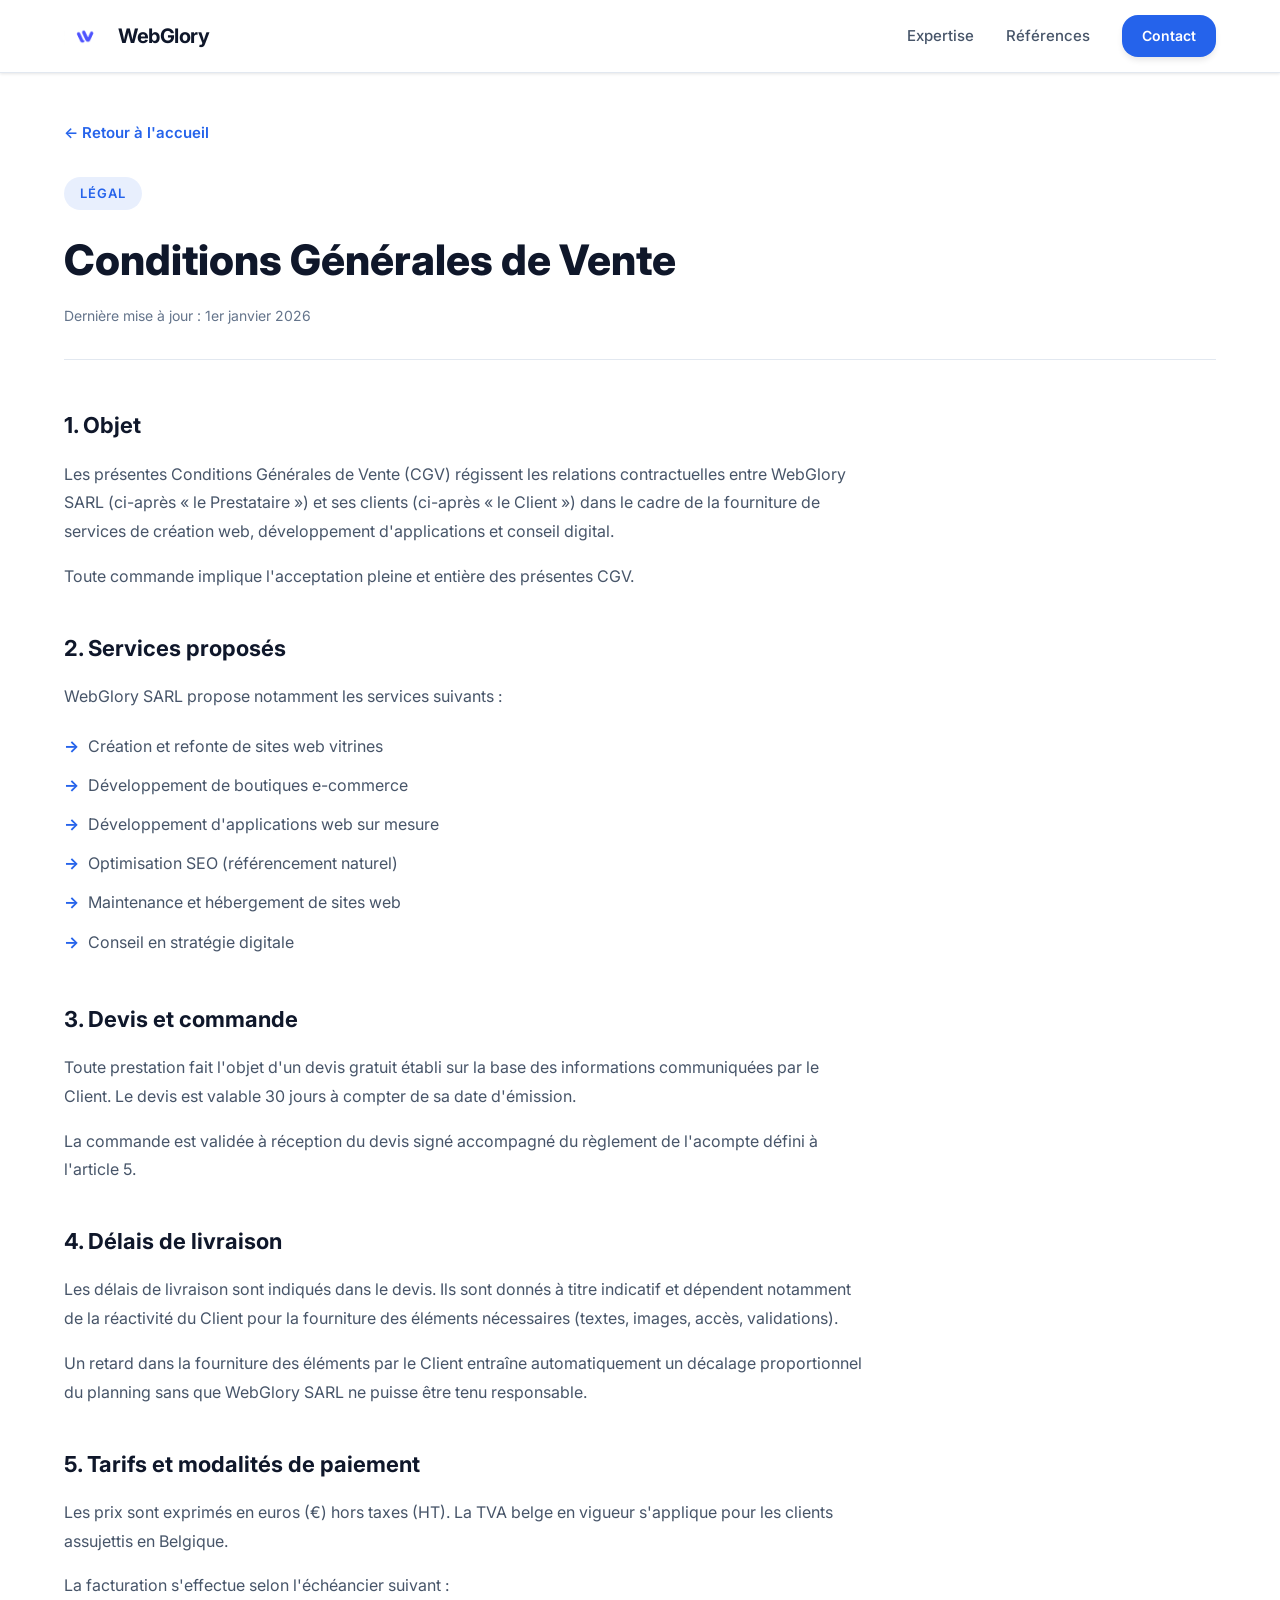
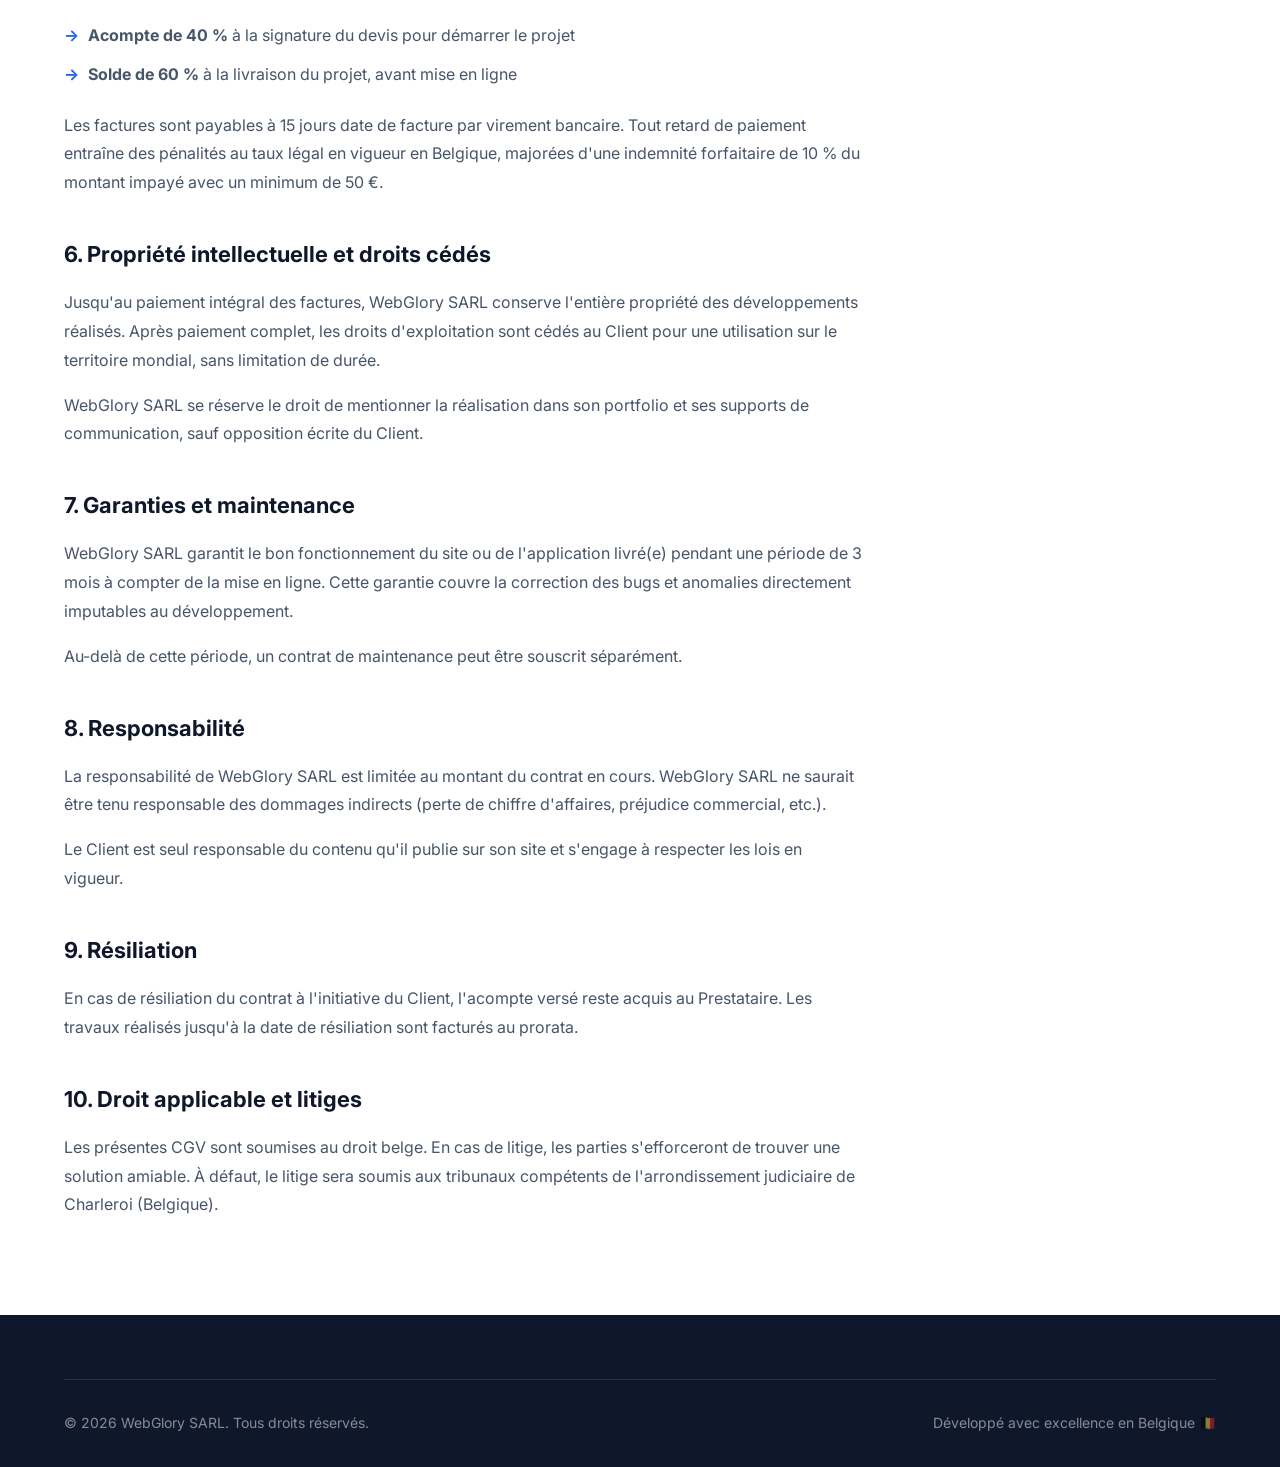
<file: cgv.html>
<!DOCTYPE html>
<html lang="fr">
<head>
    <meta charset="UTF-8">
    <meta name="viewport" content="width=device-width, initial-scale=1.0">
    <title>Conditions Générales de Vente - WebGlory</title>
    <link rel="icon" type="image/png" href="logo.png">
    <link rel="preconnect" href="https://fonts.googleapis.com">
    <link rel="preconnect" href="https://fonts.gstatic.com" crossorigin>
    <link href="https://fonts.googleapis.com/css2?family=Inter:wght@300;400;500;600;700;800&display=swap" rel="stylesheet">
    <link rel="stylesheet" href="style.css">
</head>
<body>
    <nav class="navbar">
        <div class="nav-container">
            <a href="index.html" class="logo">
                <img src="logo.png" alt="WebGlory" class="logo-img">
                <span class="logo-text">WebGlory</span>
            </a>
            <div class="nav-menu">
                <a href="index.html#expertise" class="nav-link">Expertise</a>
                <a href="index.html#portfolio" class="nav-link">Références</a>
                <a href="index.html#contact" class="btn-primary-nav">Contact</a>
            </div>
        </div>
    </nav>

    <main class="legal-page">
        <div class="container">
            <a href="index.html" class="legal-back">← Retour à l'accueil</a>

            <div class="legal-header">
                <span class="section-label">Légal</span>
                <h1>Conditions Générales de Vente</h1>
                <p class="last-update">Dernière mise à jour : 1er janvier 2026</p>
            </div>

            <div class="legal-content">

                <h2>1. Objet</h2>
                <p>Les présentes Conditions Générales de Vente (CGV) régissent les relations contractuelles entre WebGlory SARL (ci-après « le Prestataire ») et ses clients (ci-après « le Client ») dans le cadre de la fourniture de services de création web, développement d'applications et conseil digital.</p>
                <p>Toute commande implique l'acceptation pleine et entière des présentes CGV.</p>

                <h2>2. Services proposés</h2>
                <p>WebGlory SARL propose notamment les services suivants :</p>
                <ul>
                    <li>Création et refonte de sites web vitrines</li>
                    <li>Développement de boutiques e-commerce</li>
                    <li>Développement d'applications web sur mesure</li>
                    <li>Optimisation SEO (référencement naturel)</li>
                    <li>Maintenance et hébergement de sites web</li>
                    <li>Conseil en stratégie digitale</li>
                </ul>

                <h2>3. Devis et commande</h2>
                <p>Toute prestation fait l'objet d'un devis gratuit établi sur la base des informations communiquées par le Client. Le devis est valable 30 jours à compter de sa date d'émission.</p>
                <p>La commande est validée à réception du devis signé accompagné du règlement de l'acompte défini à l'article 5.</p>

                <h2>4. Délais de livraison</h2>
                <p>Les délais de livraison sont indiqués dans le devis. Ils sont donnés à titre indicatif et dépendent notamment de la réactivité du Client pour la fourniture des éléments nécessaires (textes, images, accès, validations).</p>
                <p>Un retard dans la fourniture des éléments par le Client entraîne automatiquement un décalage proportionnel du planning sans que WebGlory SARL ne puisse être tenu responsable.</p>

                <h2>5. Tarifs et modalités de paiement</h2>
                <p>Les prix sont exprimés en euros (€) hors taxes (HT). La TVA belge en vigueur s'applique pour les clients assujettis en Belgique.</p>
                <p>La facturation s'effectue selon l'échéancier suivant :</p>
                <ul>
                    <li><strong>Acompte de 40 %</strong> à la signature du devis pour démarrer le projet</li>
                    <li><strong>Solde de 60 %</strong> à la livraison du projet, avant mise en ligne</li>
                </ul>
                <p>Les factures sont payables à 15 jours date de facture par virement bancaire. Tout retard de paiement entraîne des pénalités au taux légal en vigueur en Belgique, majorées d'une indemnité forfaitaire de 10 % du montant impayé avec un minimum de 50 €.</p>

                <h2>6. Propriété intellectuelle et droits cédés</h2>
                <p>Jusqu'au paiement intégral des factures, WebGlory SARL conserve l'entière propriété des développements réalisés. Après paiement complet, les droits d'exploitation sont cédés au Client pour une utilisation sur le territoire mondial, sans limitation de durée.</p>
                <p>WebGlory SARL se réserve le droit de mentionner la réalisation dans son portfolio et ses supports de communication, sauf opposition écrite du Client.</p>

                <h2>7. Garanties et maintenance</h2>
                <p>WebGlory SARL garantit le bon fonctionnement du site ou de l'application livré(e) pendant une période de 3 mois à compter de la mise en ligne. Cette garantie couvre la correction des bugs et anomalies directement imputables au développement.</p>
                <p>Au-delà de cette période, un contrat de maintenance peut être souscrit séparément.</p>

                <h2>8. Responsabilité</h2>
                <p>La responsabilité de WebGlory SARL est limitée au montant du contrat en cours. WebGlory SARL ne saurait être tenu responsable des dommages indirects (perte de chiffre d'affaires, préjudice commercial, etc.).</p>
                <p>Le Client est seul responsable du contenu qu'il publie sur son site et s'engage à respecter les lois en vigueur.</p>

                <h2>9. Résiliation</h2>
                <p>En cas de résiliation du contrat à l'initiative du Client, l'acompte versé reste acquis au Prestataire. Les travaux réalisés jusqu'à la date de résiliation sont facturés au prorata.</p>

                <h2>10. Droit applicable et litiges</h2>
                <p>Les présentes CGV sont soumises au droit belge. En cas de litige, les parties s'efforceront de trouver une solution amiable. À défaut, le litige sera soumis aux tribunaux compétents de l'arrondissement judiciaire de Charleroi (Belgique).</p>

            </div>
        </div>
    </main>

    <footer class="footer">
        <div class="container">
            <div class="footer-bottom">
                <p>&copy; 2026 WebGlory SARL. Tous droits réservés.</p>
                <p>Développé avec excellence en Belgique 🇧🇪</p>
            </div>
        </div>
    </footer>
</body>
</html>
</file>
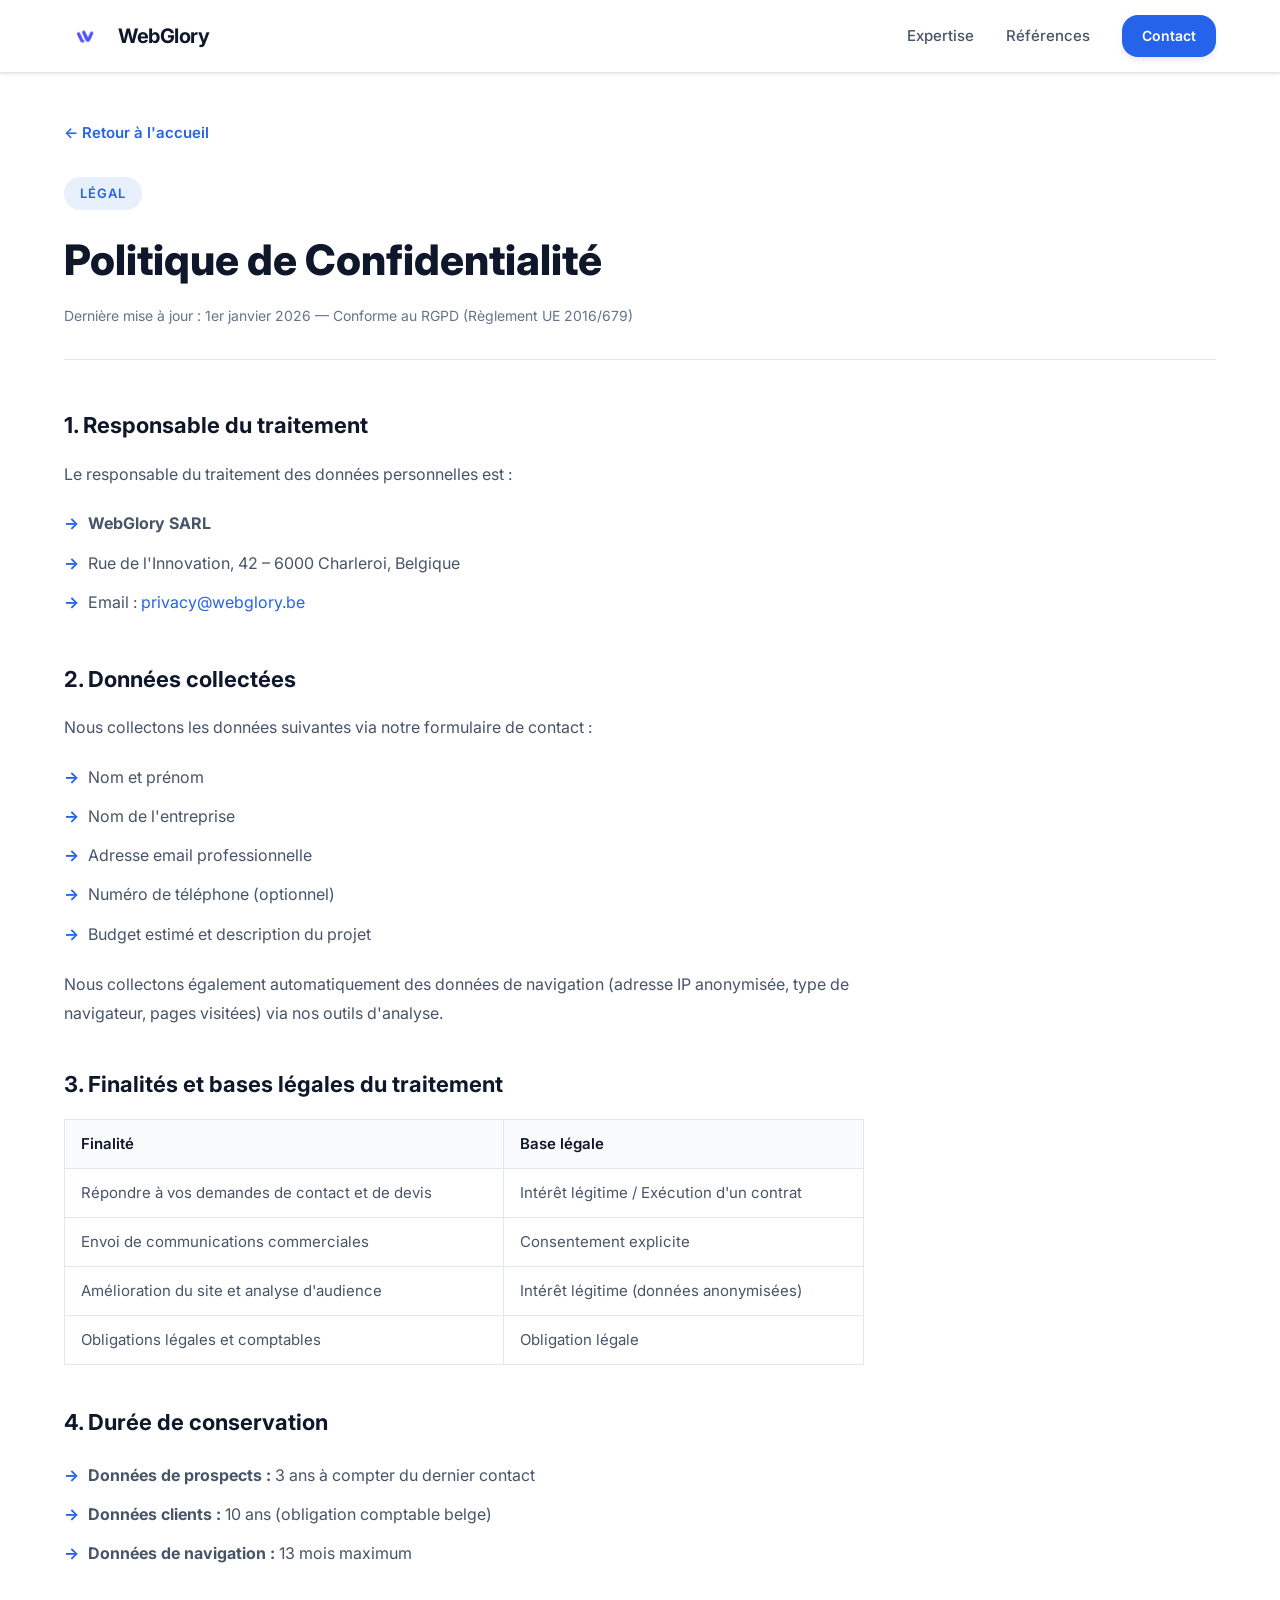
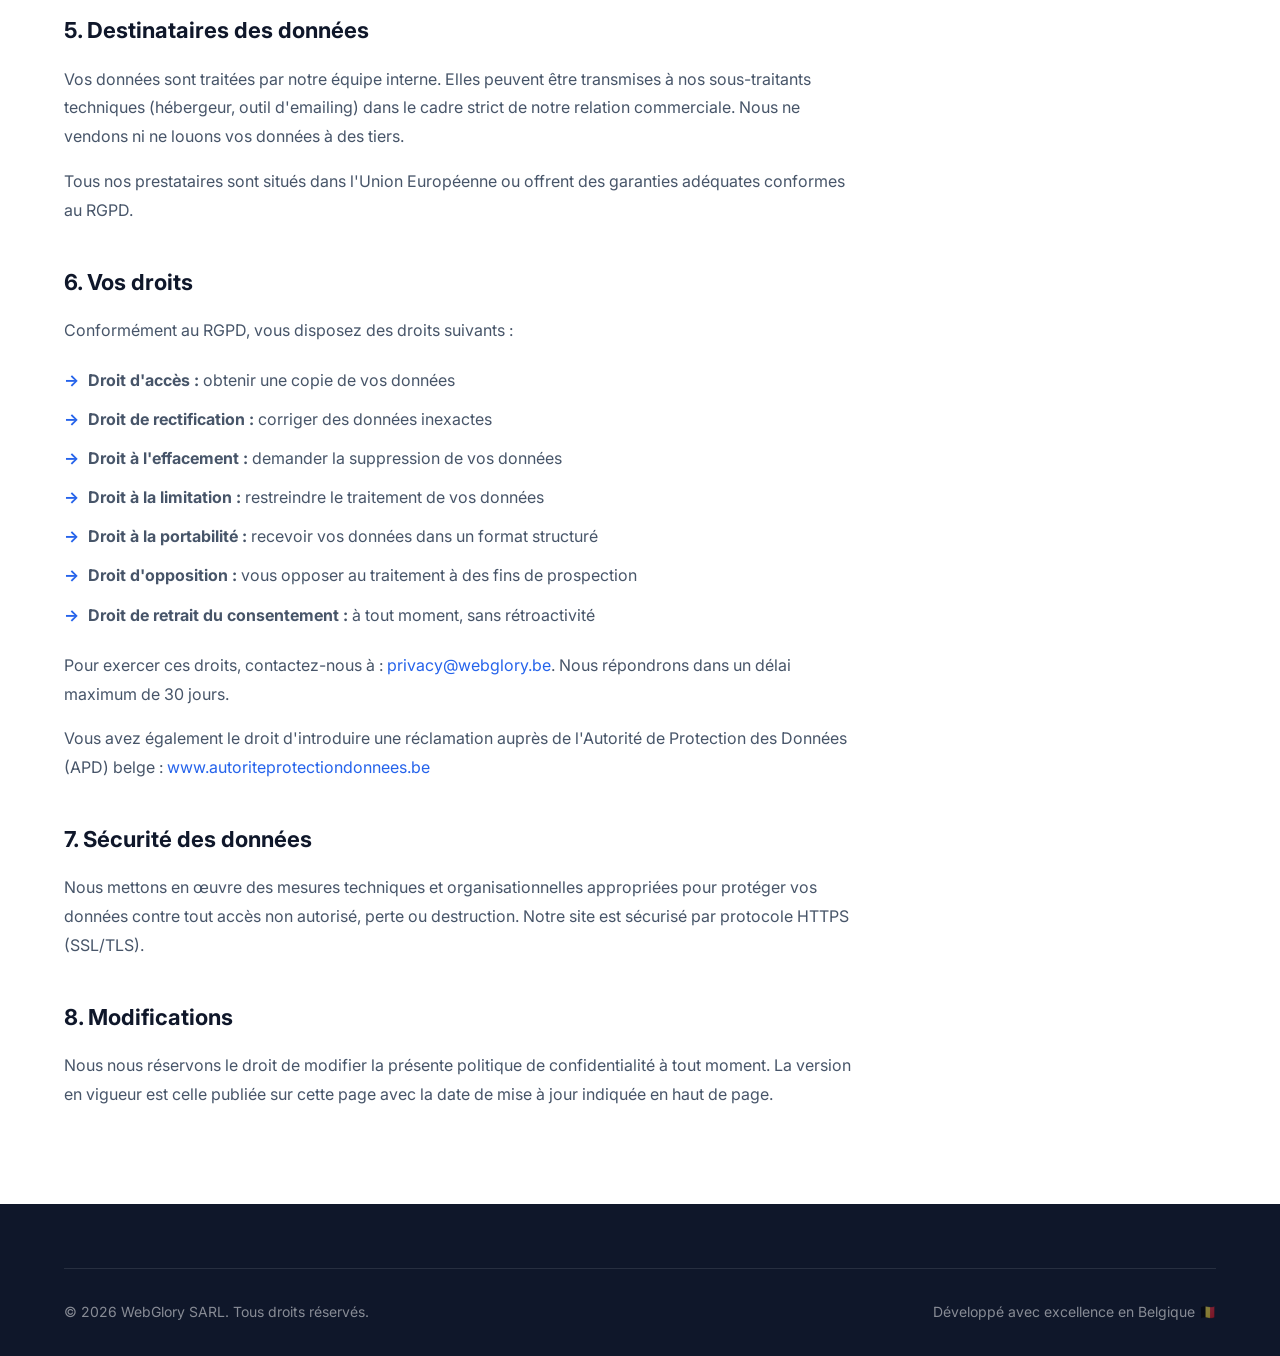
<file: confidentialite.html>
<!DOCTYPE html>
<html lang="fr">
<head>
    <meta charset="UTF-8">
    <meta name="viewport" content="width=device-width, initial-scale=1.0">
    <title>Politique de Confidentialité - WebGlory</title>
    <link rel="icon" type="image/png" href="logo.png">
    <link rel="preconnect" href="https://fonts.googleapis.com">
    <link rel="preconnect" href="https://fonts.gstatic.com" crossorigin>
    <link href="https://fonts.googleapis.com/css2?family=Inter:wght@300;400;500;600;700;800&display=swap" rel="stylesheet">
    <link rel="stylesheet" href="style.css">
</head>
<body>
    <nav class="navbar">
        <div class="nav-container">
            <a href="index.html" class="logo">
                <img src="logo.png" alt="WebGlory" class="logo-img">
                <span class="logo-text">WebGlory</span>
            </a>
            <div class="nav-menu">
                <a href="index.html#expertise" class="nav-link">Expertise</a>
                <a href="index.html#portfolio" class="nav-link">Références</a>
                <a href="index.html#contact" class="btn-primary-nav">Contact</a>
            </div>
        </div>
    </nav>

    <main class="legal-page">
        <div class="container">
            <a href="index.html" class="legal-back">← Retour à l'accueil</a>

            <div class="legal-header">
                <span class="section-label">Légal</span>
                <h1>Politique de Confidentialité</h1>
                <p class="last-update">Dernière mise à jour : 1er janvier 2026 — Conforme au RGPD (Règlement UE 2016/679)</p>
            </div>

            <div class="legal-content">

                <h2>1. Responsable du traitement</h2>
                <p>Le responsable du traitement des données personnelles est :</p>
                <ul>
                    <li><strong>WebGlory SARL</strong></li>
                    <li>Rue de l'Innovation, 42 – 6000 Charleroi, Belgique</li>
                    <li>Email : <a href="mailto:privacy@webglory.be" style="color: var(--primary);">privacy@webglory.be</a></li>
                </ul>

                <h2>2. Données collectées</h2>
                <p>Nous collectons les données suivantes via notre formulaire de contact :</p>
                <ul>
                    <li>Nom et prénom</li>
                    <li>Nom de l'entreprise</li>
                    <li>Adresse email professionnelle</li>
                    <li>Numéro de téléphone (optionnel)</li>
                    <li>Budget estimé et description du projet</li>
                </ul>
                <p>Nous collectons également automatiquement des données de navigation (adresse IP anonymisée, type de navigateur, pages visitées) via nos outils d'analyse.</p>

                <h2>3. Finalités et bases légales du traitement</h2>
                <table>
                    <thead>
                        <tr>
                            <th>Finalité</th>
                            <th>Base légale</th>
                        </tr>
                    </thead>
                    <tbody>
                        <tr>
                            <td>Répondre à vos demandes de contact et de devis</td>
                            <td>Intérêt légitime / Exécution d'un contrat</td>
                        </tr>
                        <tr>
                            <td>Envoi de communications commerciales</td>
                            <td>Consentement explicite</td>
                        </tr>
                        <tr>
                            <td>Amélioration du site et analyse d'audience</td>
                            <td>Intérêt légitime (données anonymisées)</td>
                        </tr>
                        <tr>
                            <td>Obligations légales et comptables</td>
                            <td>Obligation légale</td>
                        </tr>
                    </tbody>
                </table>

                <h2>4. Durée de conservation</h2>
                <ul>
                    <li><strong>Données de prospects :</strong> 3 ans à compter du dernier contact</li>
                    <li><strong>Données clients :</strong> 10 ans (obligation comptable belge)</li>
                    <li><strong>Données de navigation :</strong> 13 mois maximum</li>
                </ul>

                <h2>5. Destinataires des données</h2>
                <p>Vos données sont traitées par notre équipe interne. Elles peuvent être transmises à nos sous-traitants techniques (hébergeur, outil d'emailing) dans le cadre strict de notre relation commerciale. Nous ne vendons ni ne louons vos données à des tiers.</p>
                <p>Tous nos prestataires sont situés dans l'Union Européenne ou offrent des garanties adéquates conformes au RGPD.</p>

                <h2>6. Vos droits</h2>
                <p>Conformément au RGPD, vous disposez des droits suivants :</p>
                <ul>
                    <li><strong>Droit d'accès :</strong> obtenir une copie de vos données</li>
                    <li><strong>Droit de rectification :</strong> corriger des données inexactes</li>
                    <li><strong>Droit à l'effacement :</strong> demander la suppression de vos données</li>
                    <li><strong>Droit à la limitation :</strong> restreindre le traitement de vos données</li>
                    <li><strong>Droit à la portabilité :</strong> recevoir vos données dans un format structuré</li>
                    <li><strong>Droit d'opposition :</strong> vous opposer au traitement à des fins de prospection</li>
                    <li><strong>Droit de retrait du consentement :</strong> à tout moment, sans rétroactivité</li>
                </ul>
                <p>Pour exercer ces droits, contactez-nous à : <a href="mailto:privacy@webglory.be" style="color: var(--primary);">privacy@webglory.be</a>. Nous répondrons dans un délai maximum de 30 jours.</p>
                <p>Vous avez également le droit d'introduire une réclamation auprès de l'Autorité de Protection des Données (APD) belge : <a href="https://www.autoriteprotectiondonnees.be" target="_blank" style="color: var(--primary);">www.autoriteprotectiondonnees.be</a></p>

                <h2>7. Sécurité des données</h2>
                <p>Nous mettons en œuvre des mesures techniques et organisationnelles appropriées pour protéger vos données contre tout accès non autorisé, perte ou destruction. Notre site est sécurisé par protocole HTTPS (SSL/TLS).</p>

                <h2>8. Modifications</h2>
                <p>Nous nous réservons le droit de modifier la présente politique de confidentialité à tout moment. La version en vigueur est celle publiée sur cette page avec la date de mise à jour indiquée en haut de page.</p>

            </div>
        </div>
    </main>

    <footer class="footer">
        <div class="container">
            <div class="footer-bottom">
                <p>&copy; 2026 WebGlory SARL. Tous droits réservés.</p>
                <p>Développé avec excellence en Belgique 🇧🇪</p>
            </div>
        </div>
    </footer>
</body>
</html>
</file>
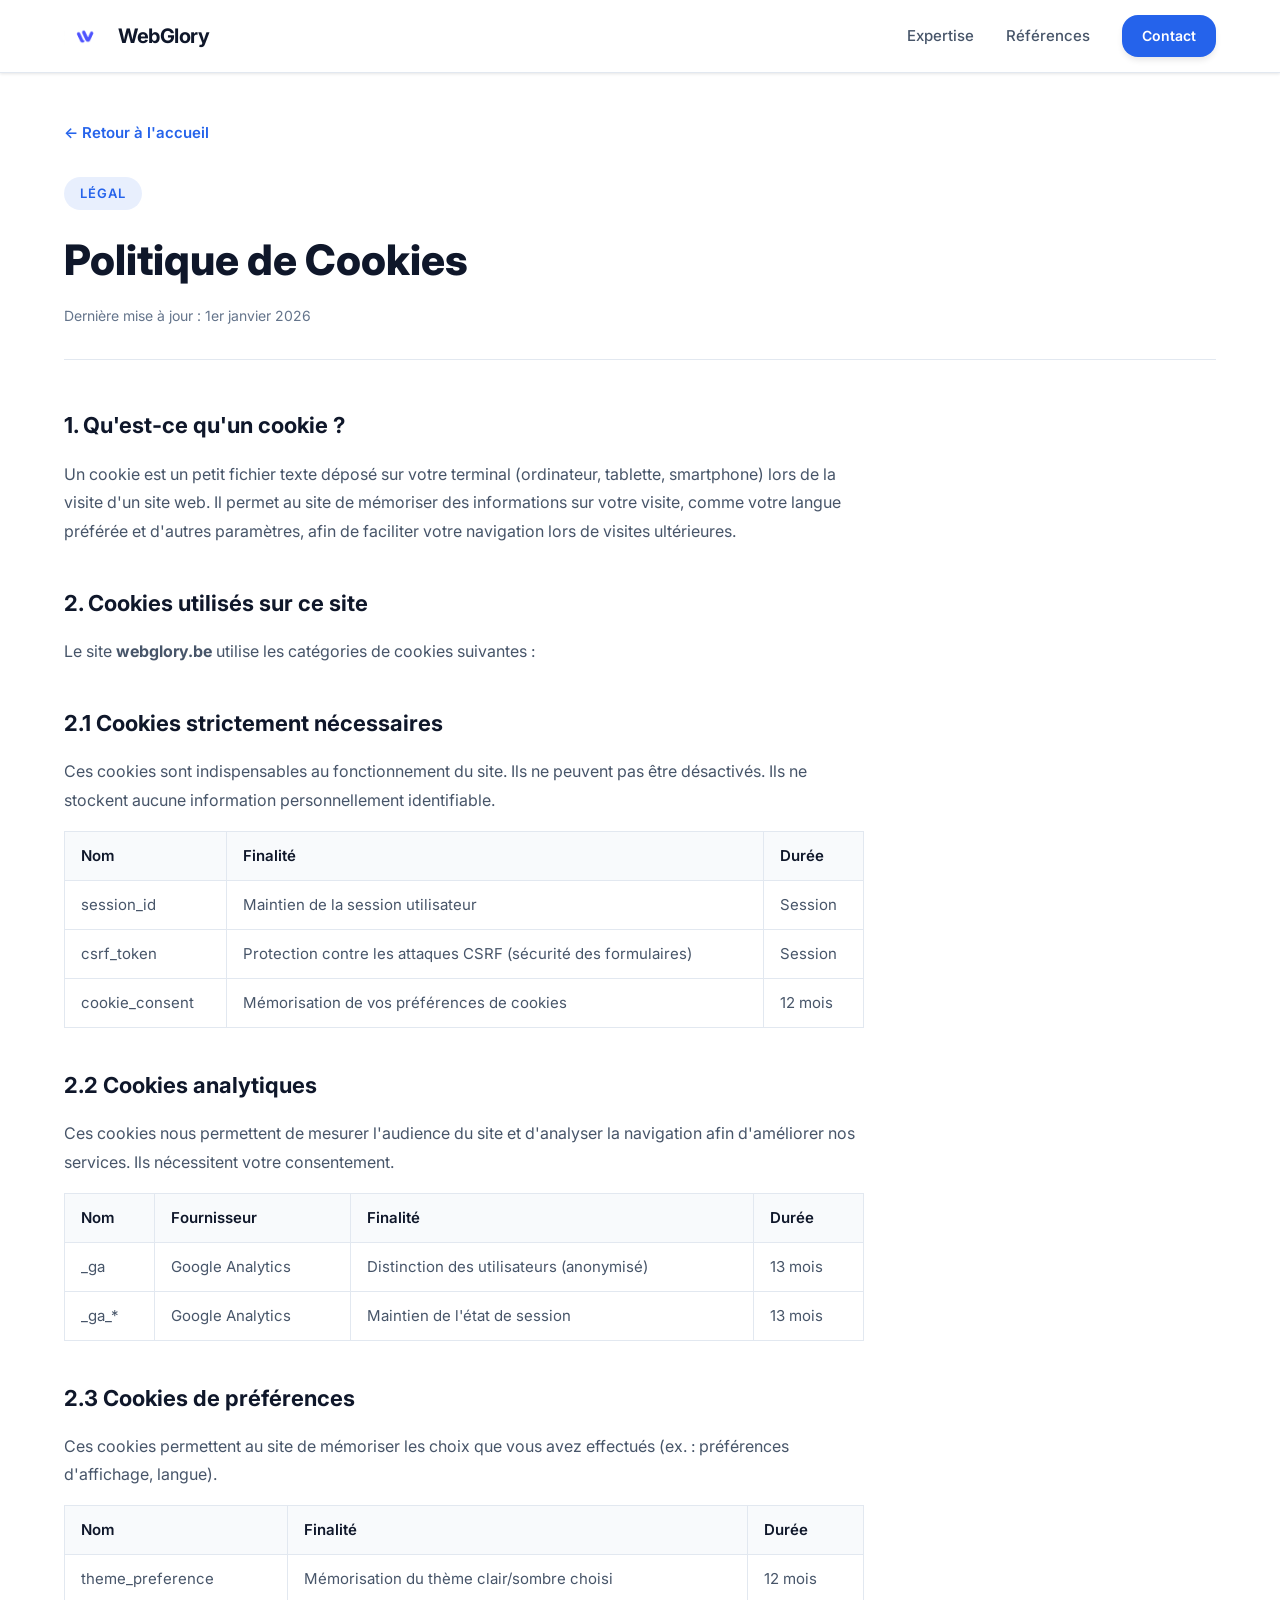
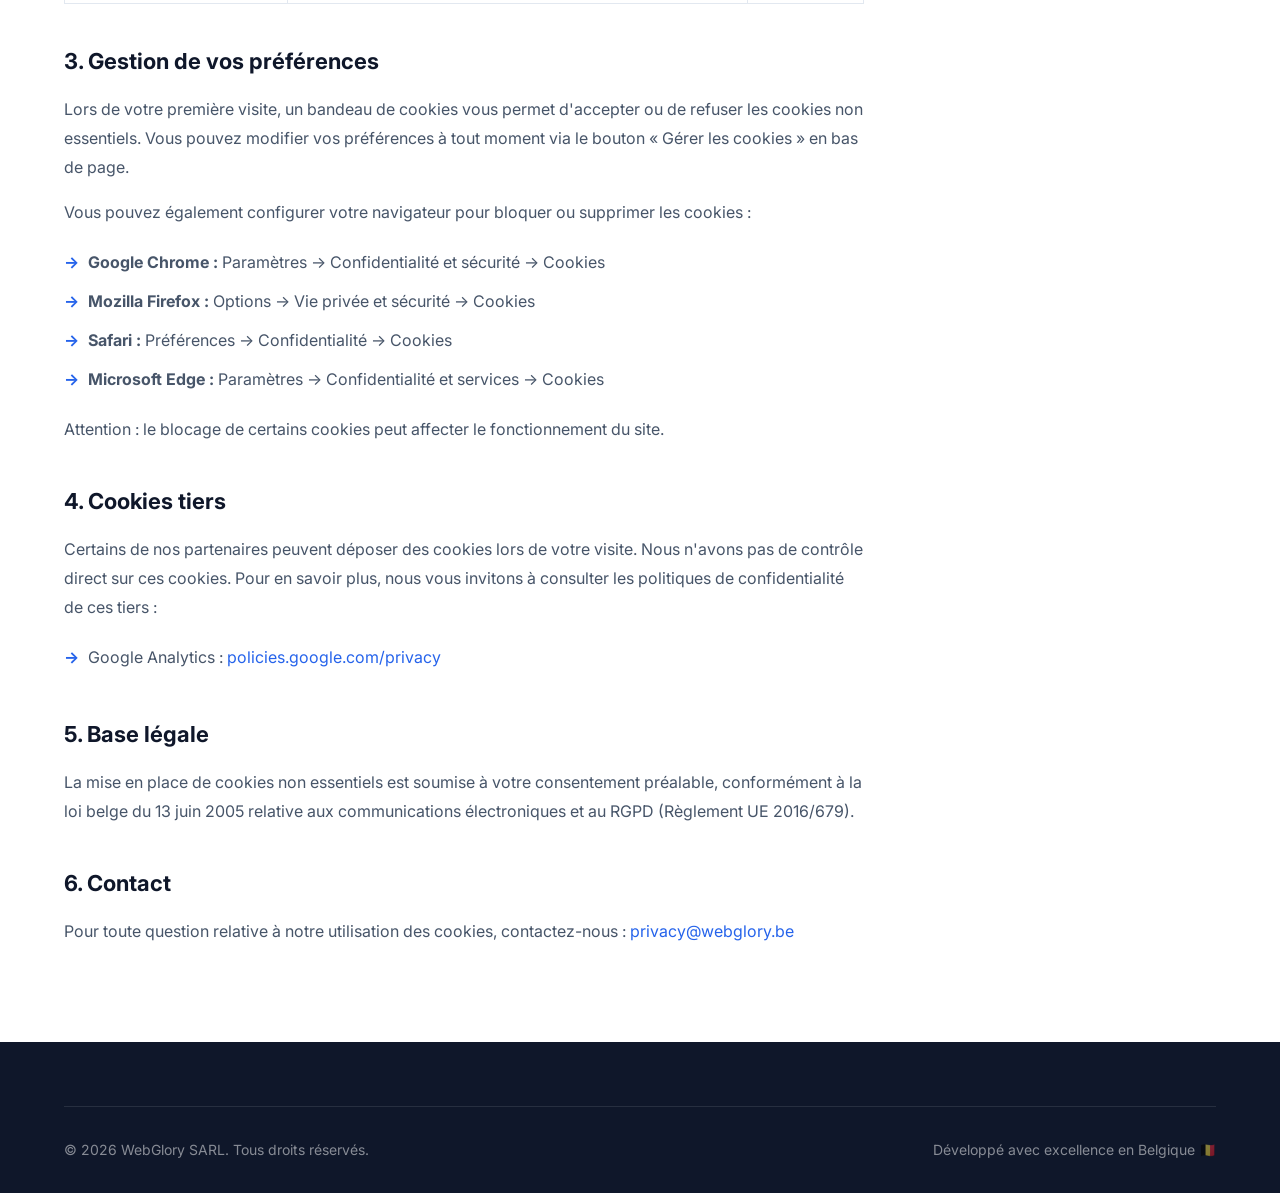
<file: cookies.html>
<!DOCTYPE html>
<html lang="fr">
<head>
    <meta charset="UTF-8">
     <meta name="google-site-verification" content="khAr1W_EuI_snkVfWPPFgfCrf46LfxIxrRv_WiFO-dM" />
    <title>Politique de Cookies - WebGlory</title>
    <link rel="icon" type="image/png" href="logo.png">
    <link rel="preconnect" href="https://fonts.googleapis.com">
    <link rel="preconnect" href="https://fonts.gstatic.com" crossorigin>
    <link href="https://fonts.googleapis.com/css2?family=Inter:wght@300;400;500;600;700;800&display=swap" rel="stylesheet">
    <link rel="stylesheet" href="style.css">
</head>
<body>
    <nav class="navbar">
        <div class="nav-container">
            <a href="index.html" class="logo">
                <img src="logo.png" alt="WebGlory" class="logo-img">
                <span class="logo-text">WebGlory</span>
            </a>
            <div class="nav-menu">
                <a href="index.html#expertise" class="nav-link">Expertise</a>
                <a href="index.html#portfolio" class="nav-link">Références</a>
                <a href="index.html#contact" class="btn-primary-nav">Contact</a>
            </div>
        </div>
    </nav>

    <main class="legal-page">
        <div class="container">
            <a href="index.html" class="legal-back">← Retour à l'accueil</a>

            <div class="legal-header">
                <span class="section-label">Légal</span>
                <h1>Politique de Cookies</h1>
                <p class="last-update">Dernière mise à jour : 1er janvier 2026</p>
            </div>

            <div class="legal-content">

                <h2>1. Qu'est-ce qu'un cookie ?</h2>
                <p>Un cookie est un petit fichier texte déposé sur votre terminal (ordinateur, tablette, smartphone) lors de la visite d'un site web. Il permet au site de mémoriser des informations sur votre visite, comme votre langue préférée et d'autres paramètres, afin de faciliter votre navigation lors de visites ultérieures.</p>

                <h2>2. Cookies utilisés sur ce site</h2>
                <p>Le site <strong>webglory.be</strong> utilise les catégories de cookies suivantes :</p>

                <h2>2.1 Cookies strictement nécessaires</h2>
                <p>Ces cookies sont indispensables au fonctionnement du site. Ils ne peuvent pas être désactivés. Ils ne stockent aucune information personnellement identifiable.</p>
                <table>
                    <thead>
                        <tr>
                            <th>Nom</th>
                            <th>Finalité</th>
                            <th>Durée</th>
                        </tr>
                    </thead>
                    <tbody>
                        <tr>
                            <td>session_id</td>
                            <td>Maintien de la session utilisateur</td>
                            <td>Session</td>
                        </tr>
                        <tr>
                            <td>csrf_token</td>
                            <td>Protection contre les attaques CSRF (sécurité des formulaires)</td>
                            <td>Session</td>
                        </tr>
                        <tr>
                            <td>cookie_consent</td>
                            <td>Mémorisation de vos préférences de cookies</td>
                            <td>12 mois</td>
                        </tr>
                    </tbody>
                </table>

                <h2>2.2 Cookies analytiques</h2>
                <p>Ces cookies nous permettent de mesurer l'audience du site et d'analyser la navigation afin d'améliorer nos services. Ils nécessitent votre consentement.</p>
                <table>
                    <thead>
                        <tr>
                            <th>Nom</th>
                            <th>Fournisseur</th>
                            <th>Finalité</th>
                            <th>Durée</th>
                        </tr>
                    </thead>
                    <tbody>
                        <tr>
                            <td>_ga</td>
                            <td>Google Analytics</td>
                            <td>Distinction des utilisateurs (anonymisé)</td>
                            <td>13 mois</td>
                        </tr>
                        <tr>
                            <td>_ga_*</td>
                            <td>Google Analytics</td>
                            <td>Maintien de l'état de session</td>
                            <td>13 mois</td>
                        </tr>
                    </tbody>
                </table>

                <h2>2.3 Cookies de préférences</h2>
                <p>Ces cookies permettent au site de mémoriser les choix que vous avez effectués (ex. : préférences d'affichage, langue).</p>
                <table>
                    <thead>
                        <tr>
                            <th>Nom</th>
                            <th>Finalité</th>
                            <th>Durée</th>
                        </tr>
                    </thead>
                    <tbody>
                        <tr>
                            <td>theme_preference</td>
                            <td>Mémorisation du thème clair/sombre choisi</td>
                            <td>12 mois</td>
                        </tr>
                    </tbody>
                </table>

                <h2>3. Gestion de vos préférences</h2>
                <p>Lors de votre première visite, un bandeau de cookies vous permet d'accepter ou de refuser les cookies non essentiels. Vous pouvez modifier vos préférences à tout moment via le bouton « Gérer les cookies » en bas de page.</p>
                <p>Vous pouvez également configurer votre navigateur pour bloquer ou supprimer les cookies :</p>
                <ul>
                    <li><strong>Google Chrome :</strong> Paramètres → Confidentialité et sécurité → Cookies</li>
                    <li><strong>Mozilla Firefox :</strong> Options → Vie privée et sécurité → Cookies</li>
                    <li><strong>Safari :</strong> Préférences → Confidentialité → Cookies</li>
                    <li><strong>Microsoft Edge :</strong> Paramètres → Confidentialité et services → Cookies</li>
                </ul>
                <p>Attention : le blocage de certains cookies peut affecter le fonctionnement du site.</p>

                <h2>4. Cookies tiers</h2>
                <p>Certains de nos partenaires peuvent déposer des cookies lors de votre visite. Nous n'avons pas de contrôle direct sur ces cookies. Pour en savoir plus, nous vous invitons à consulter les politiques de confidentialité de ces tiers :</p>
                <ul>
                    <li>Google Analytics : <a href="https://policies.google.com/privacy" target="_blank" style="color: var(--primary);">policies.google.com/privacy</a></li>
                </ul>

                <h2>5. Base légale</h2>
                <p>La mise en place de cookies non essentiels est soumise à votre consentement préalable, conformément à la loi belge du 13 juin 2005 relative aux communications électroniques et au RGPD (Règlement UE 2016/679).</p>

                <h2>6. Contact</h2>
                <p>Pour toute question relative à notre utilisation des cookies, contactez-nous : <a href="mailto:privacy@webglory.be" style="color: var(--primary);">privacy@webglory.be</a></p>

            </div>
        </div>
    </main>

    <footer class="footer">
        <div class="container">
            <div class="footer-bottom">
                <p>&copy; 2026 WebGlory SARL. Tous droits réservés.</p>
                <p>Développé avec excellence en Belgique 🇧🇪</p>
            </div>
        </div>
    </footer>
</body>
</html>
</file>
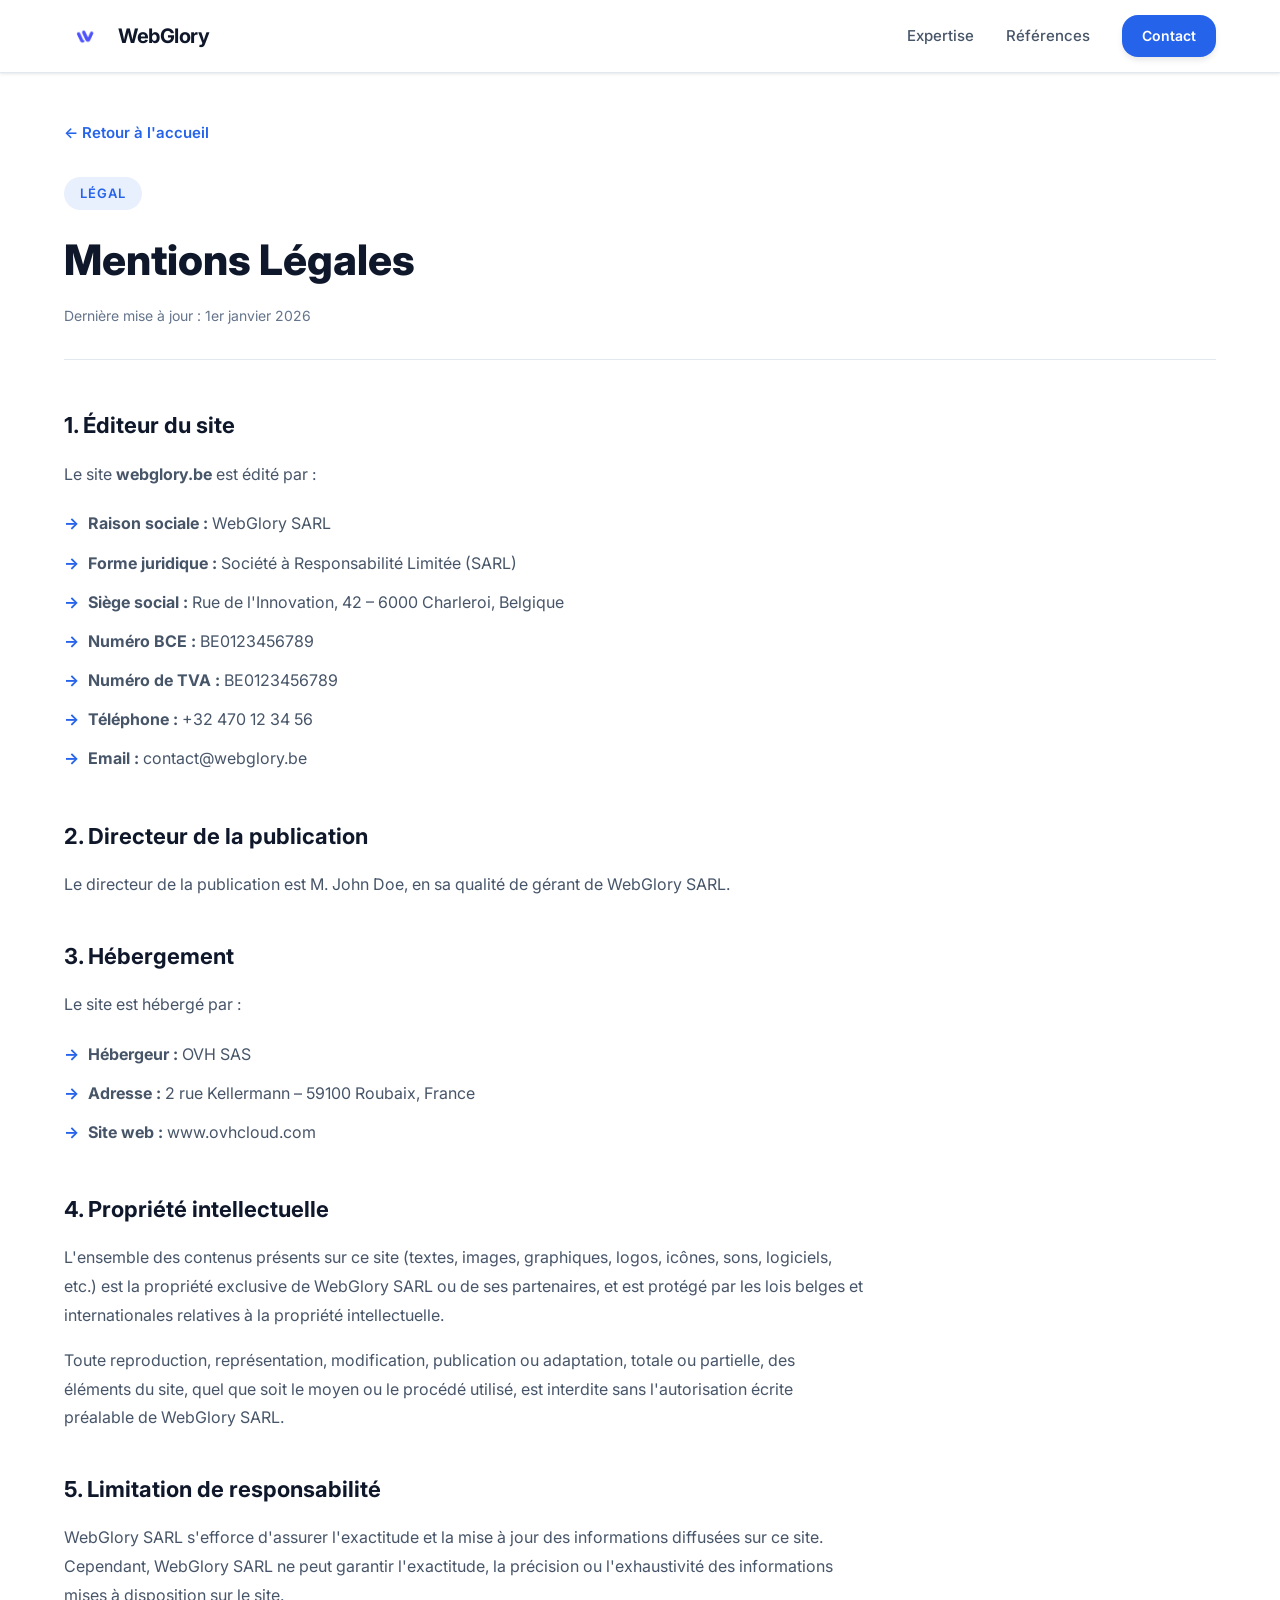
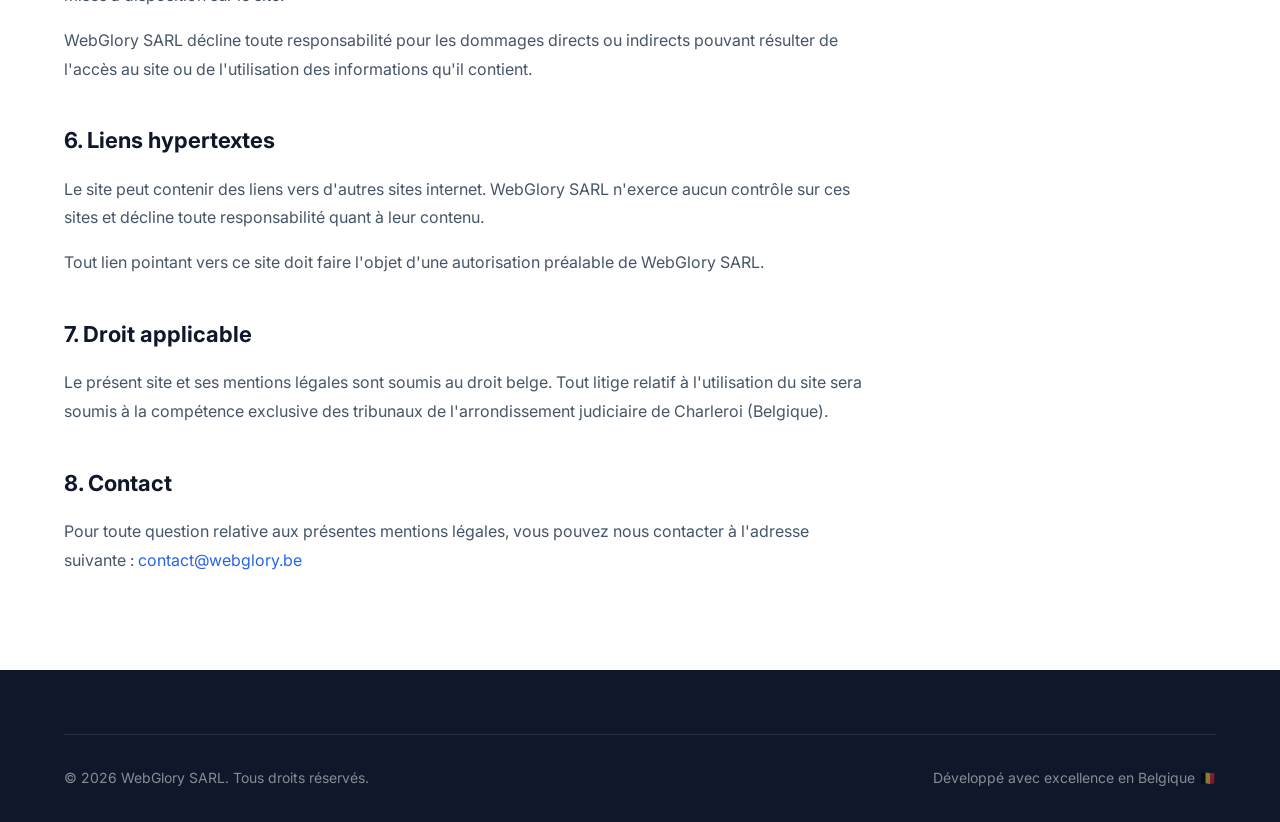
<file: mentions-legales.html>
<!DOCTYPE html>
<html lang="fr">
<head>
    <meta charset="UTF-8">
    <meta name="viewport" content="width=device-width, initial-scale=1.0">
    <title>Mentions Légales - WebGlory</title>
    <link rel="icon" type="image/png" href="logo.png">
    <link rel="preconnect" href="https://fonts.googleapis.com">
    <link rel="preconnect" href="https://fonts.gstatic.com" crossorigin>
    <link href="https://fonts.googleapis.com/css2?family=Inter:wght@300;400;500;600;700;800&display=swap" rel="stylesheet">
    <link rel="stylesheet" href="style.css">
</head>
<body>
    <nav class="navbar">
        <div class="nav-container">
            <a href="index.html" class="logo">
                <img src="logo.png" alt="WebGlory" class="logo-img">
                <span class="logo-text">WebGlory</span>
            </a>
            <div class="nav-menu">
                <a href="index.html#expertise" class="nav-link">Expertise</a>
                <a href="index.html#portfolio" class="nav-link">Références</a>
                <a href="index.html#contact" class="btn-primary-nav">Contact</a>
            </div>
        </div>
    </nav>

    <main class="legal-page">
        <div class="container">
            <a href="index.html" class="legal-back">← Retour à l'accueil</a>

            <div class="legal-header">
                <span class="section-label">Légal</span>
                <h1>Mentions Légales</h1>
                <p class="last-update">Dernière mise à jour : 1er janvier 2026</p>
            </div>

            <div class="legal-content">

                <h2>1. Éditeur du site</h2>
                <p>Le site <strong>webglory.be</strong> est édité par :</p>
                <ul>
                    <li><strong>Raison sociale :</strong> WebGlory SARL</li>
                    <li><strong>Forme juridique :</strong> Société à Responsabilité Limitée (SARL)</li>
                    <li><strong>Siège social :</strong> Rue de l'Innovation, 42 – 6000 Charleroi, Belgique</li>
                    <li><strong>Numéro BCE :</strong> BE0123456789</li>
                    <li><strong>Numéro de TVA :</strong> BE0123456789</li>
                    <li><strong>Téléphone :</strong> +32 470 12 34 56</li>
                    <li><strong>Email :</strong> contact@webglory.be</li>
                </ul>

                <h2>2. Directeur de la publication</h2>
                <p>Le directeur de la publication est M. John Doe, en sa qualité de gérant de WebGlory SARL.</p>

                <h2>3. Hébergement</h2>
                <p>Le site est hébergé par :</p>
                <ul>
                    <li><strong>Hébergeur :</strong> OVH SAS</li>
                    <li><strong>Adresse :</strong> 2 rue Kellermann – 59100 Roubaix, France</li>
                    <li><strong>Site web :</strong> www.ovhcloud.com</li>
                </ul>

                <h2>4. Propriété intellectuelle</h2>
                <p>L'ensemble des contenus présents sur ce site (textes, images, graphiques, logos, icônes, sons, logiciels, etc.) est la propriété exclusive de WebGlory SARL ou de ses partenaires, et est protégé par les lois belges et internationales relatives à la propriété intellectuelle.</p>
                <p>Toute reproduction, représentation, modification, publication ou adaptation, totale ou partielle, des éléments du site, quel que soit le moyen ou le procédé utilisé, est interdite sans l'autorisation écrite préalable de WebGlory SARL.</p>

                <h2>5. Limitation de responsabilité</h2>
                <p>WebGlory SARL s'efforce d'assurer l'exactitude et la mise à jour des informations diffusées sur ce site. Cependant, WebGlory SARL ne peut garantir l'exactitude, la précision ou l'exhaustivité des informations mises à disposition sur le site.</p>
                <p>WebGlory SARL décline toute responsabilité pour les dommages directs ou indirects pouvant résulter de l'accès au site ou de l'utilisation des informations qu'il contient.</p>

                <h2>6. Liens hypertextes</h2>
                <p>Le site peut contenir des liens vers d'autres sites internet. WebGlory SARL n'exerce aucun contrôle sur ces sites et décline toute responsabilité quant à leur contenu.</p>
                <p>Tout lien pointant vers ce site doit faire l'objet d'une autorisation préalable de WebGlory SARL.</p>

                <h2>7. Droit applicable</h2>
                <p>Le présent site et ses mentions légales sont soumis au droit belge. Tout litige relatif à l'utilisation du site sera soumis à la compétence exclusive des tribunaux de l'arrondissement judiciaire de Charleroi (Belgique).</p>

                <h2>8. Contact</h2>
                <p>Pour toute question relative aux présentes mentions légales, vous pouvez nous contacter à l'adresse suivante : <a href="mailto:contact@webglory.be" style="color: var(--primary);">contact@webglory.be</a></p>

            </div>
        </div>
    </main>

    <footer class="footer">
        <div class="container">
            <div class="footer-bottom">
                <p>&copy; 2026 WebGlory SARL. Tous droits réservés.</p>
                <p>Développé avec excellence en Belgique 🇧🇪</p>
            </div>
        </div>
    </footer>
</body>
</html>
</file>
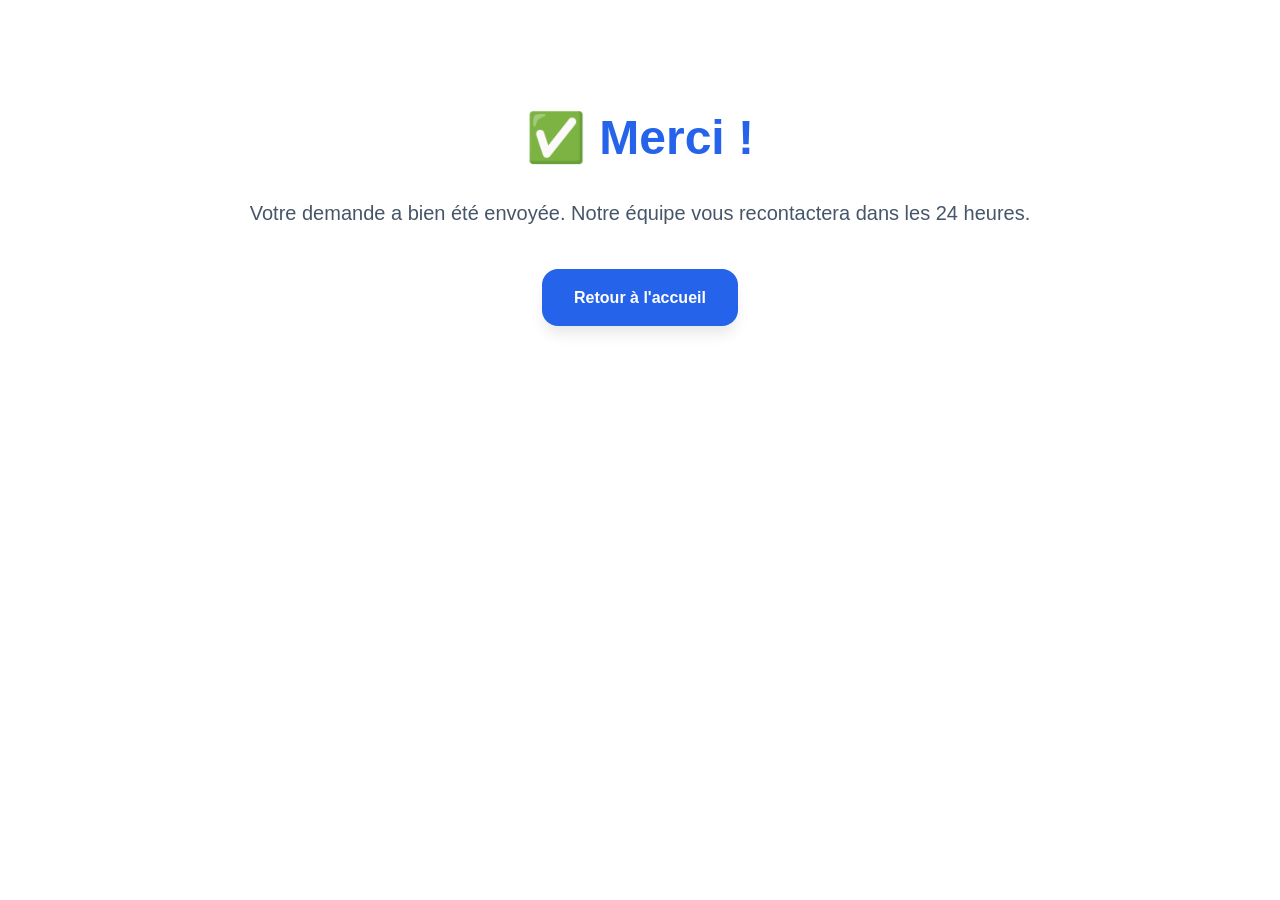
<file: merci.html>
<!DOCTYPE html>
<html lang="fr">
<head>
    <meta charset="UTF-8">
    <meta name="viewport" content="width=device-width, initial-scale=1.0">
    <title>Merci pour votre demande - WebGlory</title>
    <link rel="stylesheet" href="style.css">
</head>
<body>
    <div style="text-align: center; padding: 100px 20px;">
        <h1 style="font-size: 48px; color: #2563EB; margin-bottom: 20px;">✅ Merci !</h1>
        <p style="font-size: 20px; color: #475569; margin-bottom: 40px;">Votre demande a bien été envoyée. Notre équipe vous recontactera dans les 24 heures.</p>
        <a href="index.html" class="btn-primary-large" style="display: inline-block;">Retour à l'accueil</a>
    </div>
</body>
</html>
</file>
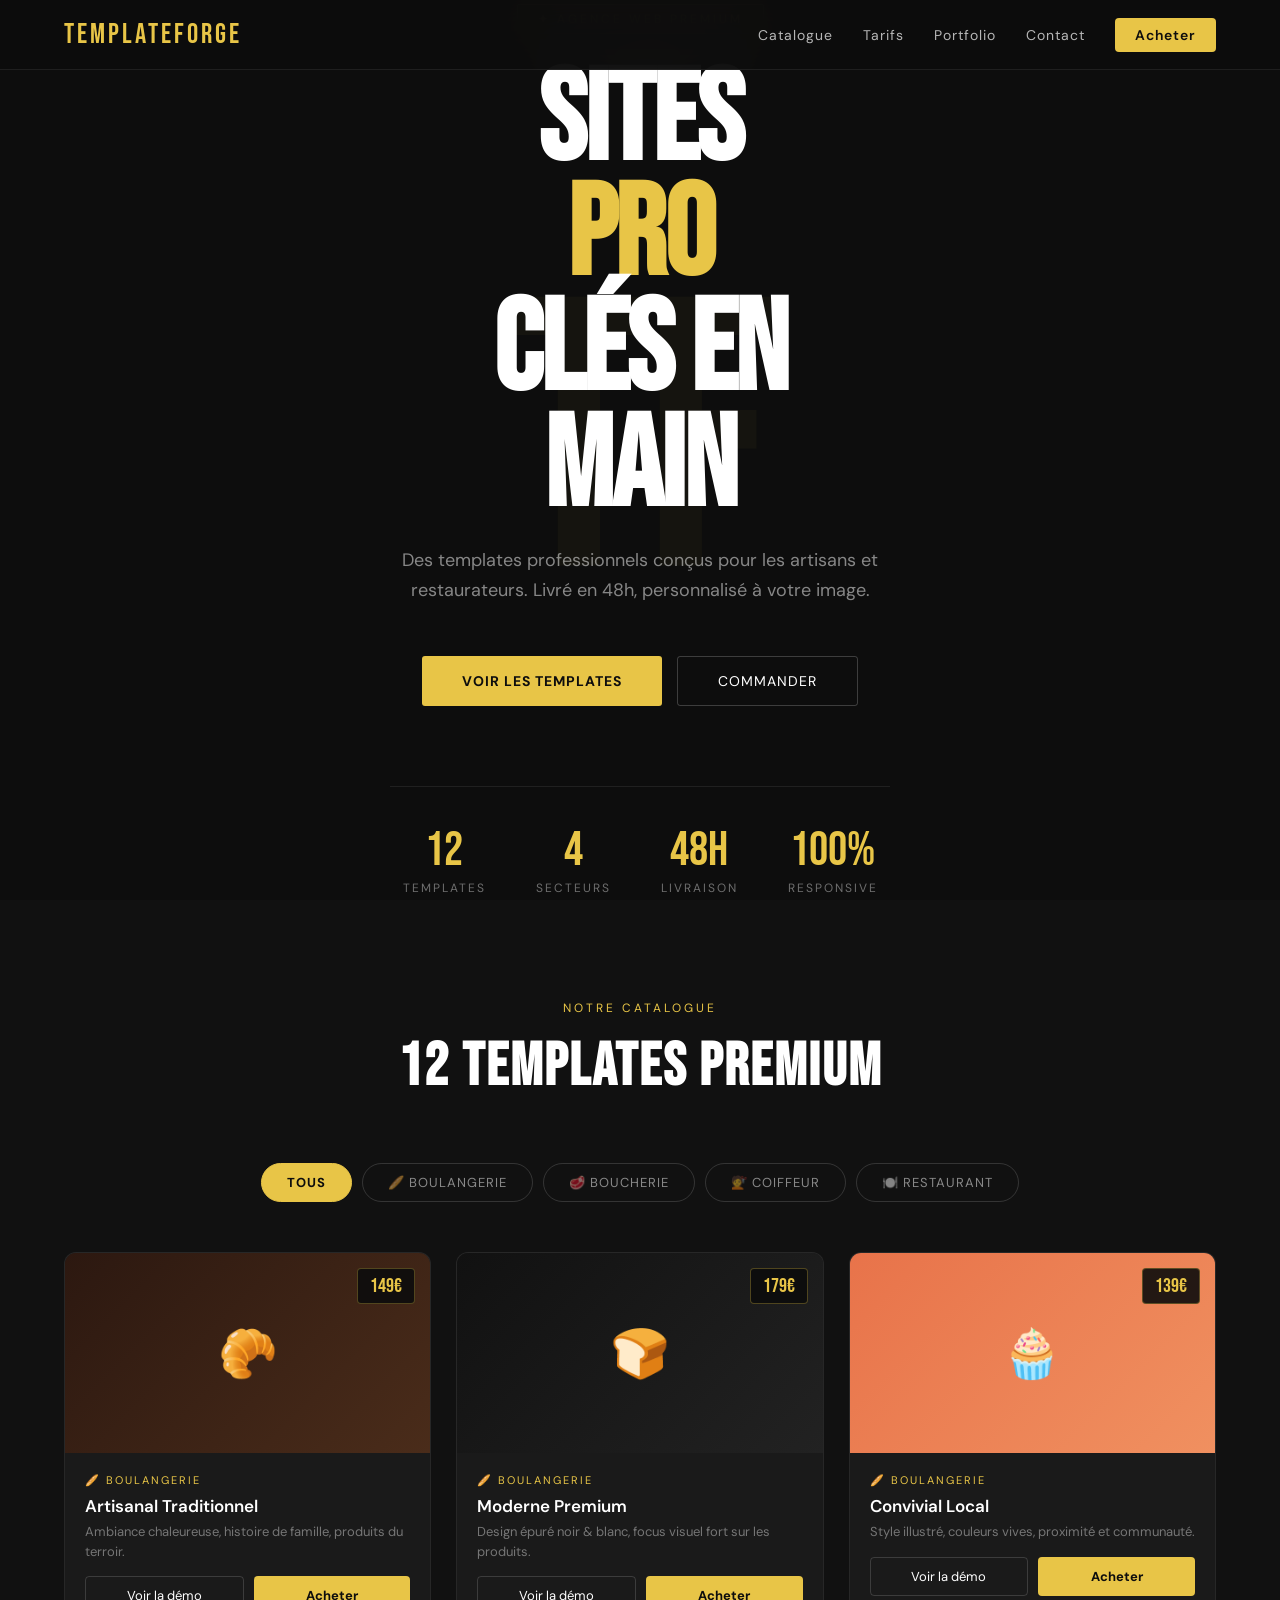
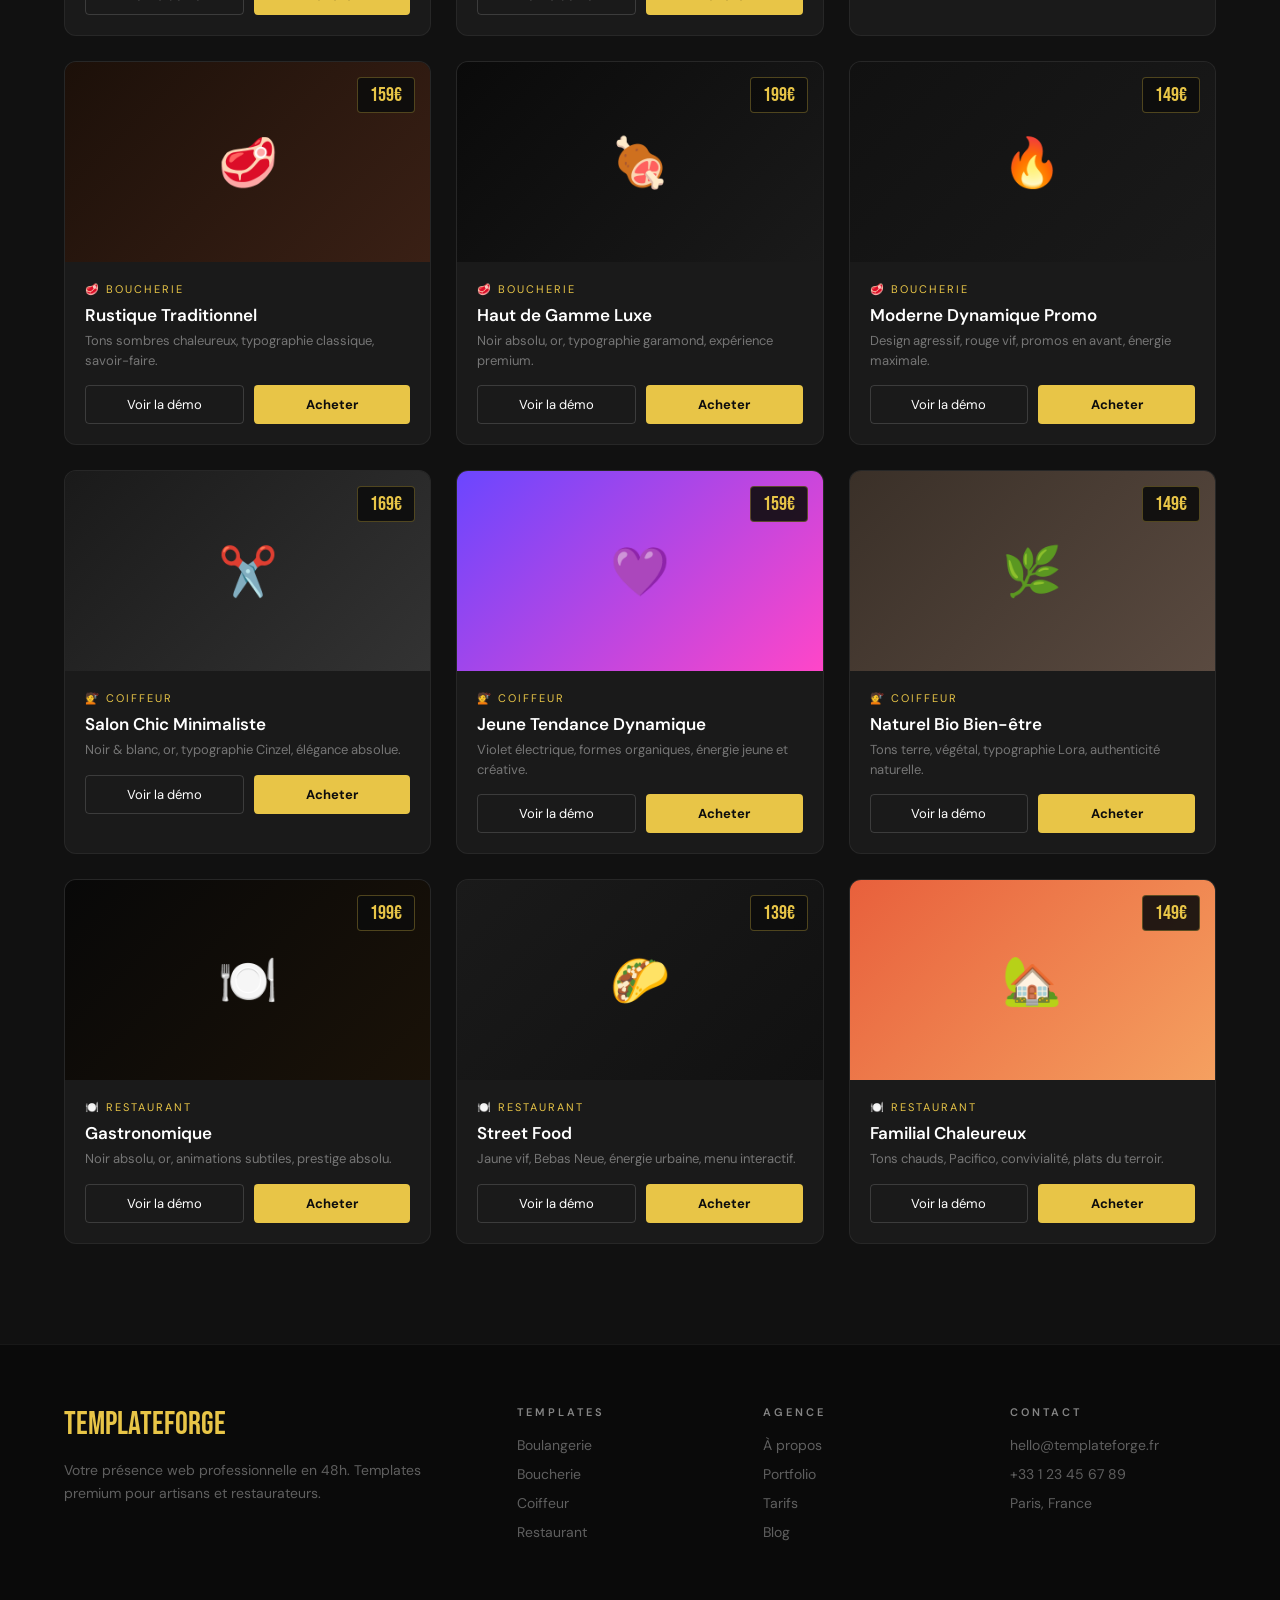
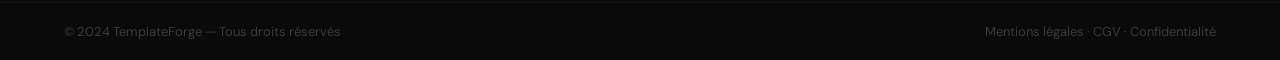
<file: templateforge_agency_platform.html>
<!DOCTYPE html>
<html lang="fr">
<head>
<meta charset="UTF-8">
<meta name="viewport" content="width=device-width, initial-scale=1.0">
<title>TemplateForge</title>
<link href="https://fonts.googleapis.com/css2?family=Playfair+Display:wght@400;700;900&family=DM+Sans:wght@300;400;500;600&family=Bebas+Neue&family=Cormorant+Garamond:ital,wght@0,300;0,600;1,300&family=Space+Grotesk:wght@400;500;700&family=Abril+Fatface&family=Josefin+Sans:wght@300;600;700&family=Lora:ital,wght@0,400;0,700;1,400&family=Syne:wght@400;700;800&family=Dancing+Script:wght@700&family=Righteous&family=Nunito:wght@400;600;800&family=Cinzel:wght@400;700&family=Anton&family=Pacifico&family=Montserrat:wght@300;400;700;900&family=EB+Garamond:ital,wght@0,400;0,700;1,400&family=Raleway:wght@300;500;700&display=swap" rel="stylesheet">
<style>
*{margin:0;padding:0;box-sizing:border-box}
:root{
--c1:#1a1a2e;--c2:#e8c547;--c3:#f5f0e8;--c4:#2d4a22;--c5:#8b1a1a;
--font-main:'DM Sans',sans-serif;
}
body{font-family:var(--font-main);background:#0d0d0d;color:#fff;min-height:100vh}
.page{display:none;min-height:100vh}
.page.active{display:block}

/* ===== NAVBAR CATALOG ===== */
.catalog-nav{
  position:fixed;top:0;width:100%;z-index:100;
  background:rgba(13,13,13,0.95);backdrop-filter:blur(20px);
  border-bottom:1px solid rgba(255,255,255,0.08);
  padding:0 5%;display:flex;align-items:center;justify-content:space-between;height:70px;
}
.brand{font-family:'Bebas Neue',sans-serif;font-size:28px;letter-spacing:3px;color:#e8c547}
.catalog-nav a{color:rgba(255,255,255,0.7);text-decoration:none;font-size:14px;letter-spacing:1px;transition:.2s}
.catalog-nav a:hover{color:#e8c547}
.nav-links{display:flex;gap:30px;align-items:center}
.nav-cta{background:#e8c547!important;color:#0d0d0d!important;padding:8px 20px;border-radius:4px;font-weight:600}

/* ===== HERO CATALOG ===== */
.catalog-hero{
  min-height:100vh;display:flex;align-items:center;justify-content:center;
  background:#0d0d0d;overflow:hidden;position:relative;padding:0 5%;
}
.hero-bg-text{
  position:absolute;font-family:'Bebas Neue',sans-serif;font-size:30vw;
  color:rgba(232,197,71,0.04);top:50%;left:50%;transform:translate(-50%,-50%);
  white-space:nowrap;pointer-events:none;letter-spacing:-5px;
}
.hero-content{position:relative;z-index:2;max-width:900px;text-align:center}
.hero-tag{
  display:inline-block;background:rgba(232,197,71,0.1);border:1px solid rgba(232,197,71,0.3);
  color:#e8c547;font-size:12px;letter-spacing:3px;text-transform:uppercase;
  padding:6px 20px;border-radius:2px;margin-bottom:30px;
}
.hero-title{
  font-family:'Bebas Neue',sans-serif;font-size:clamp(60px,10vw,130px);
  line-height:.9;letter-spacing:-2px;margin-bottom:20px;
}
.hero-title span{color:#e8c547}
.hero-sub{color:rgba(255,255,255,0.5);font-size:18px;max-width:500px;margin:0 auto 50px;line-height:1.7}
.hero-actions{display:flex;gap:15px;justify-content:center;flex-wrap:wrap}
.btn-primary{
  background:#e8c547;color:#0d0d0d;border:none;padding:15px 40px;
  font-family:var(--font-main);font-size:14px;font-weight:700;letter-spacing:1px;
  cursor:pointer;border-radius:3px;transition:all .3s;text-transform:uppercase;
}
.btn-primary:hover{background:#f0d060;transform:translateY(-2px)}
.btn-ghost{
  background:transparent;color:#fff;border:1px solid rgba(255,255,255,0.2);
  padding:15px 40px;font-family:var(--font-main);font-size:14px;
  cursor:pointer;border-radius:3px;transition:all .3s;text-transform:uppercase;letter-spacing:1px;
}
.btn-ghost:hover{border-color:rgba(255,255,255,0.6)}
.hero-stats{display:flex;gap:50px;justify-content:center;margin-top:80px;padding-top:40px;border-top:1px solid rgba(255,255,255,0.08)}
.stat-item{text-align:center}
.stat-num{font-family:'Bebas Neue',sans-serif;font-size:48px;color:#e8c547;line-height:1}
.stat-label{font-size:12px;color:rgba(255,255,255,0.4);letter-spacing:2px;text-transform:uppercase;margin-top:5px}

/* ===== FILTERS ===== */
.catalog-section{padding:100px 5%;background:#111}
.section-header{text-align:center;margin-bottom:60px}
.section-tag{font-size:12px;letter-spacing:3px;color:#e8c547;text-transform:uppercase;margin-bottom:15px}
.section-title{font-family:'Bebas Neue',sans-serif;font-size:clamp(36px,5vw,60px);color:#fff;letter-spacing:2px}
.filters{display:flex;gap:10px;justify-content:center;margin-bottom:50px;flex-wrap:wrap}
.filter-btn{
  background:transparent;border:1px solid rgba(255,255,255,0.15);color:rgba(255,255,255,0.5);
  padding:10px 25px;border-radius:50px;font-size:13px;letter-spacing:1px;
  cursor:pointer;transition:all .3s;text-transform:uppercase;font-family:var(--font-main);
}
.filter-btn:hover,.filter-btn.active{
  background:#e8c547;color:#0d0d0d;border-color:#e8c547;font-weight:700;
}

/* ===== TEMPLATE GRID ===== */
.template-grid{
  display:grid;grid-template-columns:repeat(auto-fill,minmax(300px,1fr));
  gap:25px;max-width:1400px;margin:0 auto;
}
.template-card{
  background:#1a1a1a;border-radius:12px;overflow:hidden;
  border:1px solid rgba(255,255,255,0.06);
  transition:all .4s cubic-bezier(.175,.885,.32,1.275);
}
.template-card:hover{transform:translateY(-8px);border-color:rgba(232,197,71,0.3);box-shadow:0 20px 60px rgba(0,0,0,0.5)}
.template-card[data-cat].hidden{display:none}
.card-preview{
  height:200px;overflow:hidden;position:relative;cursor:pointer;
}
.card-preview-inner{
  width:100%;height:100%;display:flex;align-items:center;justify-content:center;
  font-size:48px;transition:transform .4s;
}
.template-card:hover .card-preview-inner{transform:scale(1.05)}
.card-overlay{
  position:absolute;inset:0;background:rgba(0,0,0,0);
  display:flex;align-items:center;justify-content:center;
  transition:all .3s;
}
.template-card:hover .card-overlay{background:rgba(0,0,0,0.5)}
.overlay-btn{
  background:#e8c547;color:#0d0d0d;border:none;padding:12px 25px;
  border-radius:4px;font-weight:700;font-size:13px;cursor:pointer;
  opacity:0;transform:translateY(10px);transition:all .3s .1s;
}
.template-card:hover .overlay-btn{opacity:1;transform:translateY(0)}
.card-body{padding:20px}
.card-cat{font-size:11px;letter-spacing:2px;text-transform:uppercase;color:#e8c547;margin-bottom:8px}
.card-name{font-size:17px;font-weight:600;color:#fff;margin-bottom:5px}
.card-desc{font-size:13px;color:rgba(255,255,255,0.4);margin-bottom:15px;line-height:1.5}
.card-actions{display:flex;gap:10px}
.card-btn-demo{
  flex:1;background:transparent;border:1px solid rgba(255,255,255,0.15);color:#fff;
  padding:10px;border-radius:4px;font-size:13px;cursor:pointer;transition:all .2s;font-family:var(--font-main);
}
.card-btn-demo:hover{border-color:#e8c547;color:#e8c547}
.card-btn-buy{
  flex:1;background:#e8c547;border:none;color:#0d0d0d;
  padding:10px;border-radius:4px;font-size:13px;font-weight:700;cursor:pointer;transition:all .2s;font-family:var(--font-main);
}
.card-btn-buy:hover{background:#f0d060}
.price-badge{
  position:absolute;top:15px;right:15px;background:rgba(13,13,13,0.9);
  color:#e8c547;font-family:'Bebas Neue',sans-serif;font-size:20px;
  padding:5px 12px;border-radius:4px;border:1px solid rgba(232,197,71,0.3);
}

/* ===== BACK BUTTON ===== */
.back-btn{
  position:fixed;top:20px;left:20px;z-index:9999;
  background:rgba(13,13,13,0.9);border:1px solid rgba(255,255,255,0.2);
  color:#fff;padding:10px 20px;border-radius:4px;cursor:pointer;
  font-family:var(--font-main);font-size:13px;backdrop-filter:blur(10px);
  transition:all .2s;
}
.back-btn:hover{border-color:#e8c547;color:#e8c547}

/* ===== CHECKOUT PAGE ===== */
#page-checkout{background:#0d0d0d}
.checkout-layout{
  min-height:100vh;display:grid;grid-template-columns:1fr 1fr;
  max-width:1200px;margin:0 auto;padding:80px 40px;gap:60px;
  align-items:start;
}
.checkout-left h2{font-family:'Bebas Neue',sans-serif;font-size:48px;color:#e8c547;margin-bottom:10px;letter-spacing:2px}
.checkout-left p{color:rgba(255,255,255,0.5);margin-bottom:40px}
.form-group{margin-bottom:20px}
.form-group label{display:block;font-size:12px;letter-spacing:2px;text-transform:uppercase;color:rgba(255,255,255,0.5);margin-bottom:8px}
.form-group input{
  width:100%;background:#1a1a1a;border:1px solid rgba(255,255,255,0.1);
  color:#fff;padding:14px 16px;border-radius:6px;font-size:15px;font-family:var(--font-main);
  transition:all .2s;
}
.form-group input:focus{outline:none;border-color:#e8c547}
.form-row{display:grid;grid-template-columns:1fr 1fr;gap:15px}
.order-summary{
  background:#1a1a1a;border-radius:16px;border:1px solid rgba(255,255,255,0.08);
  padding:35px;position:sticky;top:80px;
}
.order-summary h3{font-family:'Bebas Neue',sans-serif;font-size:28px;color:#fff;margin-bottom:25px;letter-spacing:2px}
.order-item{display:flex;justify-content:space-between;padding:15px 0;border-bottom:1px solid rgba(255,255,255,0.06);align-items:center}
.order-item-info{display:flex;align-items:center;gap:12px}
.order-item-icon{width:44px;height:44px;border-radius:8px;display:flex;align-items:center;justify-content:center;font-size:20px}
.order-item-name{font-size:14px;font-weight:500;color:#fff}
.order-item-cat{font-size:12px;color:rgba(255,255,255,0.4)}
.order-item-price{font-family:'Bebas Neue',sans-serif;font-size:22px;color:#e8c547}
.order-total{display:flex;justify-content:space-between;padding:20px 0;margin-top:5px;align-items:center}
.order-total span:first-child{font-size:16px;font-weight:600}
.order-total-price{font-family:'Bebas Neue',sans-serif;font-size:36px;color:#e8c547}
.btn-pay{
  width:100%;background:#e8c547;color:#0d0d0d;border:none;padding:18px;
  border-radius:8px;font-size:16px;font-weight:700;cursor:pointer;
  font-family:var(--font-main);text-transform:uppercase;letter-spacing:2px;
  margin-top:20px;transition:all .3s;
}
.btn-pay:hover{background:#f0d060;transform:translateY(-2px)}
.secure-badge{text-align:center;font-size:12px;color:rgba(255,255,255,0.3);margin-top:15px}

/* ===== TEMPLATE PAGES BASE ===== */
.tpl-page{min-height:100vh}

/* ===== T1: BOULANGERIE ARTISANALE ===== */
#page-t1{background:#f5f0e8;color:#2c1810;font-family:'Lora',serif}
.t1-nav{background:#2c1810;padding:0 8%;display:flex;align-items:center;justify-content:space-between;height:70px;position:sticky;top:0;z-index:100}
.t1-logo{font-family:'Playfair Display',serif;font-size:22px;color:#e8c547;font-style:italic}
.t1-nav-links{display:flex;gap:30px;list-style:none}
.t1-nav-links a{color:rgba(255,255,255,0.8);text-decoration:none;font-family:'DM Sans',sans-serif;font-size:14px;letter-spacing:1px;transition:.2s}
.t1-nav-links a:hover{color:#e8c547}
.t1-hero{
  min-height:90vh;background:linear-gradient(135deg,#2c1810 0%,#4a2c1a 50%,#2c1810 100%);
  display:flex;align-items:center;padding:0 8%;position:relative;overflow:hidden;
}
.t1-hero-bg{position:absolute;right:0;top:0;width:55%;height:100%;background:url('data:image/svg+xml,<svg xmlns="http://www.w3.org/2000/svg" viewBox="0 0 100 100"><circle cx="50" cy="50" r="40" fill="rgba(232,197,71,0.05)"/></svg>');background-size:cover;opacity:.5}
.t1-hero-content{position:relative;z-index:2;max-width:600px}
.t1-hero-tag{font-family:'Dancing Script',cursive;font-size:28px;color:#e8c547;margin-bottom:20px;display:block}
.t1-hero-title{font-family:'Playfair Display',serif;font-size:clamp(42px,6vw,75px);color:#f5f0e8;line-height:1.05;font-weight:700;margin-bottom:25px}
.t1-hero-sub{color:rgba(245,240,232,0.6);font-size:17px;line-height:1.8;margin-bottom:40px}
.t1-btn{background:#e8c547;color:#2c1810;padding:15px 40px;border:none;border-radius:2px;font-family:'DM Sans',sans-serif;font-weight:700;font-size:14px;cursor:pointer;letter-spacing:2px;text-transform:uppercase}
.t1-section{padding:80px 8%}
.t1-section-title{font-family:'Playfair Display',serif;font-size:42px;color:#2c1810;margin-bottom:15px}
.t1-divider{width:60px;height:3px;background:#e8c547;margin-bottom:40px}
.t1-products-grid{display:grid;grid-template-columns:repeat(3,1fr);gap:30px}
.t1-product-card{background:#fff;border-radius:4px;overflow:hidden;box-shadow:0 4px 20px rgba(44,24,16,0.08)}
.t1-product-img{height:180px;display:flex;align-items:center;justify-content:center;font-size:60px}
.t1-product-info{padding:20px}
.t1-product-name{font-family:'Playfair Display',serif;font-size:20px;color:#2c1810;margin-bottom:5px}
.t1-product-price{color:#8b5e3c;font-weight:600}
.t1-histoire{background:#2c1810;color:#f5f0e8;display:grid;grid-template-columns:1fr 1fr;gap:60px;align-items:center}
.t1-histoire-text{font-size:16px;line-height:1.9;opacity:.8}
.t1-histoire-img{height:300px;background:rgba(232,197,71,0.1);border-radius:4px;display:flex;align-items:center;justify-content:center;font-size:100px}
.t1-horaires{background:#f5f0e8}
.t1-horaires-grid{display:grid;grid-template-columns:repeat(2,1fr);gap:20px;max-width:600px}
.t1-horaire-item{display:flex;justify-content:space-between;padding:12px 0;border-bottom:1px solid rgba(44,24,16,0.1)}
.t1-footer{background:#2c1810;color:rgba(245,240,232,0.5);text-align:center;padding:30px;font-size:13px}

/* ===== T2: BOULANGERIE MODERNE PREMIUM ===== */
#page-t2{background:#f8f8f6;color:#111;font-family:'Montserrat',sans-serif}
.t2-nav{background:#fff;padding:0 8%;display:flex;align-items:center;justify-content:space-between;height:80px;position:sticky;top:0;z-index:100;border-bottom:1px solid #f0f0f0}
.t2-logo{font-family:'Syne',sans-serif;font-size:24px;font-weight:800;letter-spacing:-1px}
.t2-logo span{color:#d4420a}
.t2-nav-links{display:flex;gap:35px;list-style:none}
.t2-nav-links a{color:#444;text-decoration:none;font-size:13px;font-weight:500;letter-spacing:1px;text-transform:uppercase;transition:.2s}
.t2-nav-links a:hover{color:#d4420a}
.t2-hero{min-height:95vh;display:grid;grid-template-columns:1fr 1fr;align-items:center;padding:0 8%;gap:60px}
.t2-hero-left{padding-right:40px}
.t2-tag{font-size:11px;letter-spacing:4px;text-transform:uppercase;color:#d4420a;margin-bottom:20px;font-weight:600}
.t2-hero-title{font-family:'Syne',sans-serif;font-size:clamp(50px,6vw,80px);font-weight:800;line-height:.95;letter-spacing:-3px;color:#111;margin-bottom:25px}
.t2-hero-sub{font-size:16px;color:#777;line-height:1.7;margin-bottom:40px;font-weight:300}
.t2-btn{background:#111;color:#fff;padding:16px 40px;border:none;font-family:'Montserrat',sans-serif;font-size:12px;font-weight:700;letter-spacing:2px;text-transform:uppercase;cursor:pointer;transition:all .3s}
.t2-btn:hover{background:#d4420a}
.t2-hero-right{height:600px;background:#111;border-radius:8px;display:flex;align-items:center;justify-content:center;font-size:100px;position:relative;overflow:hidden}
.t2-hero-right::after{content:'';position:absolute;bottom:0;left:0;right:0;height:40%;background:linear-gradient(transparent,rgba(0,0,0,0.8))}
.t2-featured{padding:80px 8%;background:#fff}
.t2-featured-grid{display:grid;grid-template-columns:2fr 1fr 1fr;gap:20px}
.t2-feat-main{background:#f0ece4;border-radius:12px;height:450px;display:flex;flex-direction:column;justify-content:flex-end;padding:30px;position:relative;overflow:hidden}
.t2-feat-main::before{content:'🥐';font-size:120px;position:absolute;top:30px;right:30px;opacity:.8}
.t2-feat-title{font-family:'Syne',sans-serif;font-size:28px;font-weight:800;color:#111;margin-bottom:5px}
.t2-feat-price{color:#d4420a;font-weight:700;font-size:20px}
.t2-feat-side{background:#111;border-radius:12px;height:450px;display:flex;flex-direction:column;justify-content:flex-end;padding:25px;position:relative;overflow:hidden}
.t2-feat-side:first-of-type::before{content:'🍞';font-size:80px;position:absolute;top:20px;right:20px;opacity:.8}
.t2-feat-side:last-of-type::before{content:'🧁';font-size:80px;position:absolute;top:20px;right:20px;opacity:.8}
.t2-feat-side .t2-feat-title{color:#fff}
.t2-feat-side .t2-feat-price{color:#e8c547}
.t2-footer{background:#111;color:rgba(255,255,255,0.4);text-align:center;padding:40px;font-size:13px}

/* ===== T3: BOULANGERIE CONVIVIALE ===== */
#page-t3{background:#fef9f0;color:#3d2b1f;font-family:'Nunito',sans-serif}
.t3-nav{background:#e8734a;padding:0 6%;display:flex;align-items:center;justify-content:space-between;height:70px;position:sticky;top:0;z-index:100}
.t3-logo{font-family:'Pacifico',cursive;font-size:26px;color:#fff}
.t3-nav-links{display:flex;gap:25px;list-style:none}
.t3-nav-links a{color:rgba(255,255,255,0.9);text-decoration:none;font-size:15px;font-weight:600;transition:.2s}
.t3-nav-links a:hover{color:#fff5e0}
.t3-hero{
  background:#e8734a;padding:80px 6% 120px;position:relative;overflow:hidden;
  clip-path:ellipse(100% 85% at 50% 0%);
}
.t3-hero-title{font-family:'Pacifico',cursive;font-size:clamp(40px,7vw,80px);color:#fff;margin-bottom:15px;line-height:1.1}
.t3-hero-sub{font-size:18px;color:rgba(255,255,255,0.85);margin-bottom:30px;max-width:500px}
.t3-btn{background:#fff;color:#e8734a;padding:14px 35px;border:none;border-radius:50px;font-family:'Nunito',sans-serif;font-size:15px;font-weight:800;cursor:pointer;transition:all .3s}
.t3-btn:hover{transform:scale(1.05)}
.t3-cards{display:grid;grid-template-columns:repeat(3,1fr);gap:25px;padding:60px 6%;background:#fef9f0}
.t3-card{background:#fff;border-radius:20px;padding:25px;text-align:center;box-shadow:0 8px 30px rgba(232,115,74,0.1)}
.t3-card-icon{font-size:60px;margin-bottom:15px;display:block}
.t3-card-title{font-size:20px;font-weight:800;color:#3d2b1f;margin-bottom:8px}
.t3-card-text{font-size:14px;color:#8b6f5a;line-height:1.6}
.t3-products{padding:40px 6%;background:#fff8f0}
.t3-products-grid{display:grid;grid-template-columns:repeat(4,1fr);gap:20px;margin-top:30px}
.t3-prod{background:#fff;border-radius:16px;padding:20px;text-align:center;border:2px solid #f5e6d8}
.t3-prod-emoji{font-size:50px;margin-bottom:10px;display:block}
.t3-prod-name{font-weight:800;color:#3d2b1f}
.t3-prod-price{color:#e8734a;font-weight:700;margin-top:5px}
.t3-section-title{font-family:'Pacifico',cursive;font-size:36px;color:#3d2b1f}
.t3-footer{background:#3d2b1f;color:rgba(255,255,255,0.5);text-align:center;padding:30px;font-size:14px}

/* ===== T4: BOUCHERIE RUSTIQUE ===== */
#page-t4{background:#1c1009;color:#f0e6d3;font-family:'EB Garamond',serif}
.t4-nav{background:#1c1009;border-bottom:2px solid #8b1a1a;padding:0 7%;display:flex;align-items:center;justify-content:space-between;height:75px;position:sticky;top:0;z-index:100}
.t4-logo{font-family:'Cinzel',serif;font-size:22px;color:#e8c547;letter-spacing:3px;text-transform:uppercase}
.t4-nav-links{display:flex;gap:30px;list-style:none}
.t4-nav-links a{color:rgba(240,230,211,0.7);text-decoration:none;font-size:15px;letter-spacing:1px;transition:.2s}
.t4-nav-links a:hover{color:#e8c547}
.t4-hero{
  min-height:85vh;background:#1c1009;position:relative;
  display:flex;align-items:center;padding:0 7%;overflow:hidden;
}
.t4-hero-decor{
  position:absolute;right:-100px;top:50%;transform:translateY(-50%);
  font-size:400px;opacity:.04;
}
.t4-hero-badge{
  display:inline-block;border:2px solid #8b1a1a;color:#8b1a1a;
  font-family:'Cinzel',serif;font-size:12px;letter-spacing:4px;padding:6px 20px;
  text-transform:uppercase;margin-bottom:30px;
}
.t4-hero-title{font-family:'Cinzel',serif;font-size:clamp(36px,5vw,68px);color:#f0e6d3;line-height:1.1;font-weight:700;margin-bottom:20px}
.t4-hero-title span{color:#8b1a1a}
.t4-hero-sub{font-size:18px;line-height:1.9;color:rgba(240,230,211,0.6);max-width:550px;margin-bottom:40px}
.t4-btn{background:#8b1a1a;color:#f0e6d3;padding:16px 45px;border:none;font-family:'Cinzel',serif;font-size:13px;letter-spacing:2px;cursor:pointer;transition:all .3s}
.t4-btn:hover{background:#a02020}
.t4-specialties{padding:80px 7%;background:#231409}
.t4-spec-grid{display:grid;grid-template-columns:repeat(3,1fr);gap:2px;margin-top:50px}
.t4-spec-item{background:#1c1009;padding:40px 30px;border:1px solid rgba(139,26,26,0.2)}
.t4-spec-icon{font-size:50px;margin-bottom:20px;display:block}
.t4-spec-title{font-family:'Cinzel',serif;font-size:20px;color:#e8c547;margin-bottom:10px}
.t4-spec-text{font-size:15px;line-height:1.8;color:rgba(240,230,211,0.6)}
.t4-promo{background:#8b1a1a;padding:60px 7%;text-align:center}
.t4-promo-title{font-family:'Cinzel',serif;font-size:36px;color:#f0e6d3;margin-bottom:15px}
.t4-promo-sub{font-size:16px;color:rgba(240,230,211,0.7);margin-bottom:30px}
.t4-footer{background:#0f0805;color:rgba(240,230,211,0.3);text-align:center;padding:30px;font-size:14px;border-top:1px solid rgba(139,26,26,0.2)}

/* ===== T5: BOUCHERIE LUXE ===== */
#page-t5{background:#0a0a0a;color:#f0ede8;font-family:'Cormorant Garamond',serif}
.t5-nav{background:transparent;position:fixed;top:0;width:100%;z-index:100;padding:30px 8%;display:flex;align-items:center;justify-content:space-between}
.t5-nav.scrolled{background:rgba(10,10,10,0.95);backdrop-filter:blur(20px);padding:20px 8%}
.t5-logo{font-family:'Cinzel',serif;font-size:20px;letter-spacing:6px;text-transform:uppercase;color:#c9a96e}
.t5-nav-links{display:flex;gap:40px;list-style:none}
.t5-nav-links a{color:rgba(240,237,232,0.6);text-decoration:none;font-size:13px;letter-spacing:3px;text-transform:uppercase;font-family:'DM Sans',sans-serif;transition:.2s}
.t5-nav-links a:hover{color:#c9a96e}
.t5-hero{height:100vh;background:#111;display:flex;align-items:center;justify-content:center;text-align:center;position:relative;overflow:hidden}
.t5-hero-bg{position:absolute;inset:0;font-size:250px;display:flex;align-items:center;justify-content:center;opacity:.06;filter:blur(2px)}
.t5-hero-content{position:relative;z-index:2}
.t5-eyebrow{font-family:'DM Sans',sans-serif;font-size:11px;letter-spacing:6px;text-transform:uppercase;color:#c9a96e;margin-bottom:25px;display:block}
.t5-hero-title{font-family:'Cormorant Garamond',serif;font-size:clamp(50px,8vw,100px);font-weight:300;line-height:.95;color:#f0ede8;margin-bottom:20px;font-style:italic}
.t5-hero-title strong{font-weight:700;font-style:normal;color:#c9a96e}
.t5-hero-rule{width:1px;height:60px;background:linear-gradient(transparent,#c9a96e,transparent);margin:25px auto}
.t5-hero-sub{font-size:16px;color:rgba(240,237,232,0.5);letter-spacing:2px;font-family:'DM Sans',sans-serif;text-transform:uppercase}
.t5-grid{display:grid;grid-template-columns:repeat(3,1fr);min-height:500px}
.t5-grid-item{padding:60px 40px;border:1px solid rgba(201,169,110,0.1);transition:all .3s}
.t5-grid-item:hover{background:rgba(201,169,110,0.05)}
.t5-grid-num{font-family:'Cormorant Garamond',serif;font-size:60px;color:rgba(201,169,110,0.2);font-weight:300;margin-bottom:20px}
.t5-grid-title{font-family:'Cormorant Garamond',serif;font-size:28px;color:#c9a96e;margin-bottom:15px;font-style:italic}
.t5-grid-text{font-size:15px;color:rgba(240,237,232,0.5);line-height:1.9}
.t5-selection{padding:100px 8%;background:#0a0a0a}
.t5-selection-title{font-family:'Cormorant Garamond',serif;font-size:60px;font-weight:300;color:#f0ede8;margin-bottom:60px;font-style:italic;text-align:center}
.t5-items{display:flex;flex-direction:column;gap:1px;background:rgba(201,169,110,0.1)}
.t5-item{background:#0a0a0a;display:grid;grid-template-columns:1fr auto;align-items:center;padding:30px 40px;transition:all .3s}
.t5-item:hover{background:#111;padding-left:55px}
.t5-item-name{font-family:'Cormorant Garamond',serif;font-size:24px;color:#f0ede8}
.t5-item-cut{font-size:13px;color:rgba(201,169,110,0.6);font-family:'DM Sans',sans-serif;letter-spacing:1px;margin-top:4px}
.t5-item-price{font-family:'Cormorant Garamond',serif;font-size:28px;color:#c9a96e;font-style:italic}
.t5-footer{background:#050505;border-top:1px solid rgba(201,169,110,0.1);padding:40px;text-align:center;color:rgba(240,237,232,0.2);font-size:13px;letter-spacing:2px;font-family:'DM Sans',sans-serif;text-transform:uppercase}

/* ===== T6: BOUCHERIE MODERNE PROMO ===== */
#page-t6{background:#f4f4f4;color:#111;font-family:'Space Grotesk',sans-serif}
.t6-nav{background:#111;padding:0 6%;display:flex;align-items:center;justify-content:space-between;height:65px;position:sticky;top:0;z-index:100}
.t6-logo{font-family:'Anton',sans-serif;font-size:26px;color:#ff3d3d;letter-spacing:2px}
.t6-nav-links{display:flex;gap:25px;list-style:none}
.t6-nav-links a{color:rgba(255,255,255,0.7);text-decoration:none;font-size:13px;font-weight:500;letter-spacing:1px;transition:.2s}
.t6-nav-links a:hover{color:#ff3d3d}
.t6-hero{background:#111;padding:0 6%;display:grid;grid-template-columns:1fr 1fr;min-height:90vh;align-items:center;gap:40px}
.t6-hero-left{}
.t6-promo-badge{background:#ff3d3d;color:#fff;font-size:12px;font-weight:700;letter-spacing:2px;padding:6px 16px;border-radius:3px;display:inline-block;margin-bottom:25px;text-transform:uppercase}
.t6-hero-title{font-family:'Anton',sans-serif;font-size:clamp(50px,7vw,90px);color:#fff;line-height:.95;letter-spacing:-1px;margin-bottom:20px;text-transform:uppercase}
.t6-hero-title span{color:#ff3d3d}
.t6-hero-sub{font-size:16px;color:rgba(255,255,255,0.5);line-height:1.7;margin-bottom:40px}
.t6-cta-group{display:flex;gap:15px;align-items:center}
.t6-btn-main{background:#ff3d3d;color:#fff;padding:16px 40px;border:none;font-family:'Space Grotesk',sans-serif;font-size:14px;font-weight:700;cursor:pointer;border-radius:4px;letter-spacing:1px;transition:all .3s;text-transform:uppercase}
.t6-btn-main:hover{background:#ff5555}
.t6-offer-price{font-family:'Anton',sans-serif;font-size:32px;color:#ff3d3d}
.t6-hero-visual{display:grid;grid-template-columns:1fr 1fr;gap:15px}
.t6-vis-card{background:#1a1a1a;border-radius:8px;padding:25px;position:relative;overflow:hidden}
.t6-vis-card-emoji{font-size:50px;margin-bottom:10px;display:block}
.t6-vis-card-name{color:#fff;font-weight:700;font-size:16px}
.t6-vis-card-price{color:#ff3d3d;font-family:'Anton',sans-serif;font-size:24px;margin-top:5px}
.t6-vis-card-badge{position:absolute;top:12px;right:12px;background:#ff3d3d;color:#fff;font-size:11px;font-weight:700;padding:4px 8px;border-radius:3px}
.t6-promos{padding:60px 6%;background:#f4f4f4}
.t6-promos-title{font-family:'Anton',sans-serif;font-size:48px;color:#111;margin-bottom:40px;text-transform:uppercase}
.t6-promos-grid{display:grid;grid-template-columns:repeat(4,1fr);gap:20px}
.t6-promo-card{background:#fff;border-radius:8px;padding:25px;border:2px solid transparent;transition:all .3s;cursor:pointer}
.t6-promo-card:hover{border-color:#ff3d3d;transform:translateY(-5px)}
.t6-promo-card-emoji{font-size:40px;margin-bottom:15px;display:block}
.t6-promo-card-name{font-weight:700;font-size:16px;color:#111;margin-bottom:5px}
.t6-promo-card-old{font-size:13px;color:#999;text-decoration:line-through}
.t6-promo-card-new{font-family:'Anton',sans-serif;font-size:28px;color:#ff3d3d}
.t6-footer{background:#111;color:rgba(255,255,255,0.4);text-align:center;padding:30px;font-size:13px}

/* ===== T7: COIFFEUR CHIC MINIMALISTE ===== */
#page-t7{background:#fafaf8;color:#1a1a1a;font-family:'Raleway',sans-serif}
.t7-nav{background:#fafaf8;padding:0 8%;display:flex;align-items:center;justify-content:space-between;height:80px;position:sticky;top:0;z-index:100;border-bottom:1px solid #ebebeb}
.t7-logo{font-family:'Cinzel',serif;font-size:18px;letter-spacing:5px;text-transform:uppercase;color:#1a1a1a}
.t7-nav-links{display:flex;gap:40px;list-style:none}
.t7-nav-links a{color:#888;text-decoration:none;font-size:12px;letter-spacing:3px;text-transform:uppercase;font-weight:500;transition:.2s}
.t7-nav-links a:hover{color:#1a1a1a}
.t7-hero{min-height:95vh;display:grid;grid-template-columns:1fr 1fr;align-items:stretch}
.t7-hero-left{background:#1a1a1a;display:flex;align-items:center;justify-content:center;padding:80px 60px}
.t7-hero-left-inner{max-width:400px}
.t7-hero-eyebrow{font-size:11px;letter-spacing:5px;text-transform:uppercase;color:#c8a87a;margin-bottom:30px;display:block}
.t7-hero-title{font-size:clamp(40px,5vw,65px);font-weight:300;color:#fafaf8;line-height:1.1;margin-bottom:25px;letter-spacing:-2px}
.t7-hero-title strong{font-weight:700;display:block}
.t7-hero-sub{font-size:14px;color:rgba(250,250,248,0.5);line-height:2;margin-bottom:40px;letter-spacing:.5px}
.t7-btn{background:#c8a87a;color:#1a1a1a;padding:14px 35px;border:none;font-family:'Raleway',sans-serif;font-size:12px;font-weight:700;letter-spacing:3px;text-transform:uppercase;cursor:pointer;transition:all .3s}
.t7-btn:hover{background:#d4b88a}
.t7-hero-right{background:#f5f2ee;display:flex;align-items:center;justify-content:center;font-size:120px;position:relative}
.t7-hero-right::before{content:'STYLE';position:absolute;font-family:'Cinzel',serif;font-size:10vw;color:rgba(200,168,122,0.08);letter-spacing:10px;top:50%;left:50%;transform:translate(-50%,-50%);white-space:nowrap;font-weight:700}
.t7-services{padding:100px 8%;background:#fafaf8}
.t7-services-grid{display:grid;grid-template-columns:repeat(3,1fr);gap:1px;background:#ebebeb;margin-top:60px}
.t7-service{background:#fafaf8;padding:50px 40px;transition:all .3s}
.t7-service:hover{background:#1a1a1a}
.t7-service:hover .t7-service-title,.t7-service:hover .t7-service-price{color:#fafaf8}
.t7-service:hover .t7-service-text{color:rgba(250,250,248,0.5)}
.t7-service-num{font-size:11px;letter-spacing:3px;color:#c8a87a;margin-bottom:20px;font-weight:600}
.t7-service-title{font-size:22px;font-weight:700;color:#1a1a1a;margin-bottom:10px;transition:.3s}
.t7-service-text{font-size:14px;color:#888;line-height:1.8;margin-bottom:20px;transition:.3s}
.t7-service-price{font-size:28px;font-weight:700;color:#c8a87a;transition:.3s}
.t7-footer{background:#1a1a1a;color:rgba(250,250,248,0.3);text-align:center;padding:40px;font-size:12px;letter-spacing:3px;text-transform:uppercase}

/* ===== T8: COIFFEUR JEUNE TENDANCE ===== */
#page-t8{background:#f0f0ff;color:#1a0a3d;font-family:'Syne',sans-serif}
.t8-nav{background:#6b46ff;padding:0 6%;display:flex;align-items:center;justify-content:space-between;height:70px;position:sticky;top:0;z-index:100}
.t8-logo{font-family:'Syne',sans-serif;font-size:26px;font-weight:800;color:#fff;letter-spacing:-1px}
.t8-logo span{color:#ff46c8}
.t8-nav-links{display:flex;gap:25px;list-style:none}
.t8-nav-links a{color:rgba(255,255,255,0.8);text-decoration:none;font-size:14px;font-weight:700;transition:.2s}
.t8-nav-links a:hover{color:#ff46c8}
.t8-hero{background:linear-gradient(135deg,#6b46ff 0%,#9b46ff 50%,#ff46c8 100%);min-height:90vh;display:flex;align-items:center;padding:0 6%;position:relative;overflow:hidden}
.t8-hero-shapes{position:absolute;inset:0;overflow:hidden;pointer-events:none}
.t8-shape{position:absolute;border-radius:50%;opacity:.15}
.t8-shape:nth-child(1){width:400px;height:400px;background:#fff;top:-100px;right:-100px}
.t8-shape:nth-child(2){width:200px;height:200px;background:#ff46c8;bottom:50px;left:10%}
.t8-shape:nth-child(3){width:150px;height:150px;background:#46c8ff;top:30%;right:20%}
.t8-hero-content{position:relative;z-index:2;max-width:650px}
.t8-hero-tag{background:rgba(255,255,255,0.15);color:#fff;font-size:12px;font-weight:700;letter-spacing:2px;padding:6px 16px;border-radius:50px;display:inline-block;margin-bottom:25px;text-transform:uppercase}
.t8-hero-title{font-family:'Syne',sans-serif;font-size:clamp(48px,8vw,90px);font-weight:800;color:#fff;line-height:.9;letter-spacing:-3px;margin-bottom:20px}
.t8-hero-title span{color:#ff46c8;display:block}
.t8-hero-sub{font-size:17px;color:rgba(255,255,255,0.75);line-height:1.6;margin-bottom:40px;font-weight:400}
.t8-btn{background:#fff;color:#6b46ff;padding:16px 40px;border:none;font-family:'Syne',sans-serif;font-size:14px;font-weight:800;cursor:pointer;border-radius:50px;transition:all .3s}
.t8-btn:hover{transform:scale(1.05);box-shadow:0 10px 40px rgba(0,0,0,0.3)}
.t8-services{padding:70px 6%;background:#f0f0ff}
.t8-services-title{font-family:'Syne',sans-serif;font-size:42px;font-weight:800;color:#1a0a3d;margin-bottom:40px;letter-spacing:-2px}
.t8-services-grid{display:grid;grid-template-columns:repeat(3,1fr);gap:20px}
.t8-service-card{background:#fff;border-radius:20px;padding:30px;border:2px solid transparent;transition:all .3s;cursor:pointer}
.t8-service-card:hover{border-color:#6b46ff;transform:translateY(-5px);box-shadow:0 20px 60px rgba(107,70,255,0.15)}
.t8-service-emoji{font-size:40px;margin-bottom:15px;display:block}
.t8-service-name{font-size:20px;font-weight:800;color:#1a0a3d;margin-bottom:8px}
.t8-service-desc{font-size:14px;color:#8888aa;line-height:1.6;margin-bottom:15px}
.t8-service-price{font-size:28px;font-weight:800;color:#6b46ff}
.t8-gallery{display:grid;grid-template-columns:repeat(4,1fr);gap:15px;padding:0 6% 70px;background:#f0f0ff}
.t8-gallery-item{background:#6b46ff;border-radius:16px;height:200px;display:flex;align-items:center;justify-content:center;font-size:60px;transition:all .3s;cursor:pointer}
.t8-gallery-item:nth-child(2n){background:#ff46c8}
.t8-gallery-item:nth-child(3n){background:#1a0a3d}
.t8-gallery-item:hover{transform:scale(1.05)}
.t8-footer{background:#1a0a3d;color:rgba(255,255,255,0.4);text-align:center;padding:30px;font-size:13px}

/* ===== T9: COIFFEUR BIO NATUREL ===== */
#page-t9{background:#f7f5f0;color:#3a3028;font-family:'Lora',serif}
.t9-nav{background:#3a3028;padding:0 7%;display:flex;align-items:center;justify-content:space-between;height:70px;position:sticky;top:0;z-index:100}
.t9-logo{font-family:'Playfair Display',serif;font-size:20px;color:#a8c5a0;font-style:italic;letter-spacing:1px}
.t9-nav-links{display:flex;gap:30px;list-style:none}
.t9-nav-links a{color:rgba(240,235,225,0.7);text-decoration:none;font-size:14px;transition:.2s}
.t9-nav-links a:hover{color:#a8c5a0}
.t9-hero{padding:100px 7%;background:#f7f5f0;display:grid;grid-template-columns:1fr 1fr;gap:80px;align-items:center}
.t9-hero-tag{font-size:12px;letter-spacing:3px;text-transform:uppercase;color:#8aaa82;margin-bottom:20px;display:block;font-family:'DM Sans',sans-serif}
.t9-hero-title{font-family:'Playfair Display',serif;font-size:clamp(38px,5vw,60px);color:#3a3028;line-height:1.1;font-weight:700;margin-bottom:25px}
.t9-hero-sub{font-size:16px;color:#7a7060;line-height:1.9;margin-bottom:40px}
.t9-btn{background:#3a3028;color:#f7f5f0;padding:14px 35px;border:none;font-family:'Lora',serif;font-size:14px;cursor:pointer;border-radius:2px;transition:all .3s;letter-spacing:1px}
.t9-btn:hover{background:#4a4038}
.t9-hero-visual{background:#e8ede4;border-radius:20px;height:400px;display:flex;align-items:center;justify-content:center;font-size:100px}
.t9-values{padding:80px 7%;background:#3a3028}
.t9-values-grid{display:grid;grid-template-columns:repeat(3,1fr);gap:40px;margin-top:50px}
.t9-value{padding:30px;border-left:3px solid #a8c5a0}
.t9-value-icon{font-size:36px;margin-bottom:15px;display:block}
.t9-value-title{font-family:'Playfair Display',serif;font-size:22px;color:#f0ebe0;margin-bottom:10px}
.t9-value-text{font-size:14px;color:rgba(240,235,224,0.6);line-height:1.8}
.t9-services{padding:80px 7%;background:#f0ebe0}
.t9-services-grid{display:grid;grid-template-columns:1fr 2fr;gap:60px;align-items:start;margin-top:40px}
.t9-service-list{display:flex;flex-direction:column;gap:0}
.t9-service-item{padding:20px 0;border-bottom:1px solid rgba(58,48,40,0.1);display:flex;justify-content:space-between;align-items:center;cursor:pointer;transition:all .2s}
.t9-service-item:hover{padding-left:10px}
.t9-service-name{font-size:17px;color:#3a3028}
.t9-service-price{font-size:20px;font-weight:700;color:#5a7a54;font-family:'DM Sans',sans-serif}
.t9-service-visual{background:#3a3028;border-radius:16px;height:350px;display:flex;align-items:center;justify-content:center;font-size:80px}
.t9-footer{background:#3a3028;color:rgba(240,235,224,0.4);text-align:center;padding:30px;font-size:13px}

/* ===== T10: RESTAURANT GASTRONOMIQUE ===== */
#page-t10{background:#080808;color:#f0ede8;font-family:'Cormorant Garamond',serif}
.t10-nav{position:fixed;top:0;width:100%;z-index:100;padding:25px 8%;display:flex;align-items:center;justify-content:space-between;background:linear-gradient(rgba(8,8,8,.8),transparent);transition:all .3s}
.t10-logo{font-family:'Cinzel',serif;font-size:18px;letter-spacing:6px;text-transform:uppercase;color:#d4af7a}
.t10-nav-links{display:flex;gap:40px;list-style:none}
.t10-nav-links a{color:rgba(240,237,232,0.6);text-decoration:none;font-size:12px;letter-spacing:3px;text-transform:uppercase;font-family:'DM Sans',sans-serif;transition:.2s}
.t10-nav-links a:hover{color:#d4af7a}
.t10-hero{height:100vh;background:#0d0d0d;display:flex;align-items:center;justify-content:center;text-align:center;position:relative;overflow:hidden}
.t10-hero-decor{position:absolute;width:100%;height:100%;display:flex;align-items:center;justify-content:center}
.t10-hero-ring{
  width:70vmin;height:70vmin;border:1px solid rgba(212,175,122,0.1);
  border-radius:50%;position:absolute;
  animation:spin 30s linear infinite;
}
.t10-hero-ring:nth-child(2){width:50vmin;height:50vmin;border-color:rgba(212,175,122,0.07);animation-duration:20s;animation-direction:reverse}
@keyframes spin{to{transform:rotate(360deg)}}
.t10-hero-content{position:relative;z-index:2}
.t10-hero-pre{font-family:'DM Sans',sans-serif;font-size:11px;letter-spacing:6px;text-transform:uppercase;color:#d4af7a;margin-bottom:30px;display:block}
.t10-hero-title{font-family:'Cormorant Garamond',serif;font-size:clamp(55px,9vw,110px);font-weight:300;color:#f0ede8;line-height:.95;font-style:italic;margin-bottom:15px}
.t10-hero-rule{width:80px;height:1px;background:linear-gradient(transparent,#d4af7a,transparent);margin:30px auto}
.t10-hero-sub{font-family:'DM Sans',sans-serif;font-size:13px;letter-spacing:3px;text-transform:uppercase;color:rgba(240,237,232,0.4)}
.t10-menu-section{padding:100px 8%;background:#080808}
.t10-menu-title{font-family:'Cormorant Garamond',serif;font-size:55px;font-weight:300;font-style:italic;color:#f0ede8;margin-bottom:60px;text-align:center}
.t10-menu-grid{display:grid;grid-template-columns:1fr 1fr;gap:60px}
.t10-menu-col-title{font-family:'DM Sans',sans-serif;font-size:11px;letter-spacing:5px;text-transform:uppercase;color:#d4af7a;margin-bottom:30px;padding-bottom:15px;border-bottom:1px solid rgba(212,175,122,0.2)}
.t10-menu-item{display:flex;justify-content:space-between;align-items:baseline;padding:18px 0;border-bottom:1px solid rgba(255,255,255,0.04)}
.t10-menu-item-info{}
.t10-menu-item-name{font-size:20px;color:#f0ede8;margin-bottom:4px}
.t10-menu-item-desc{font-size:13px;color:rgba(240,237,232,0.4);font-style:italic}
.t10-menu-item-price{font-family:'DM Sans',sans-serif;font-size:16px;color:#d4af7a;font-weight:500;white-space:nowrap;margin-left:20px}
.t10-footer{background:#040404;border-top:1px solid rgba(212,175,122,0.1);padding:50px;text-align:center;color:rgba(240,237,232,0.2);font-size:12px;letter-spacing:4px;font-family:'DM Sans',sans-serif;text-transform:uppercase}

/* ===== T11: RESTAURANT STREET FOOD ===== */
#page-t11{background:#111;color:#fff;font-family:'Space Grotesk',sans-serif}
.t11-nav{background:#111;padding:0 6%;display:flex;align-items:center;justify-content:space-between;height:65px;position:sticky;top:0;z-index:100;border-bottom:1px solid rgba(255,255,255,0.08)}
.t11-logo{font-family:'Bebas Neue',sans-serif;font-size:28px;letter-spacing:4px}
.t11-logo span{color:#f5c518}
.t11-nav-links{display:flex;gap:25px;list-style:none}
.t11-nav-links a{color:rgba(255,255,255,0.6);text-decoration:none;font-size:14px;font-weight:500;transition:.2s}
.t11-nav-links a:hover{color:#f5c518}
.t11-hero{background:#1a1a1a;padding:80px 6%;min-height:85vh;display:grid;grid-template-columns:1fr 1fr;align-items:center;gap:60px;position:relative;overflow:hidden}
.t11-hero-bg-num{position:absolute;right:-50px;top:50%;transform:translateY(-50%);font-family:'Bebas Neue',sans-serif;font-size:300px;color:rgba(245,197,24,0.04);line-height:1}
.t11-hero-label{background:#f5c518;color:#111;font-size:11px;font-weight:700;letter-spacing:3px;padding:5px 15px;border-radius:3px;display:inline-block;margin-bottom:20px;text-transform:uppercase}
.t11-hero-title{font-family:'Bebas Neue',sans-serif;font-size:clamp(60px,8vw,100px);color:#fff;line-height:.9;letter-spacing:2px;margin-bottom:20px;text-transform:uppercase}
.t11-hero-title span{color:#f5c518;display:block}
.t11-hero-sub{font-size:16px;color:rgba(255,255,255,0.5);line-height:1.7;margin-bottom:40px}
.t11-btn{background:#f5c518;color:#111;padding:16px 40px;border:none;font-family:'Space Grotesk',sans-serif;font-size:14px;font-weight:700;cursor:pointer;border-radius:4px;transition:all .3s;text-transform:uppercase;letter-spacing:1px}
.t11-btn:hover{background:#ffd42a;transform:translateY(-2px)}
.t11-hero-visual{display:grid;grid-template-columns:1fr 1fr;gap:15px;position:relative;z-index:2}
.t11-vis-item{background:#111;border-radius:12px;height:180px;display:flex;align-items:center;justify-content:center;font-size:70px;border:1px solid rgba(255,255,255,0.06);transition:all .3s}
.t11-vis-item:hover{border-color:#f5c518;transform:scale(1.05)}
.t11-menu{padding:70px 6%;background:#111}
.t11-menu-tabs{display:flex;gap:0;margin-bottom:40px;border-radius:8px;overflow:hidden;background:#1a1a1a}
.t11-tab{flex:1;padding:14px;background:transparent;border:none;color:rgba(255,255,255,0.5);font-family:'Space Grotesk',sans-serif;font-size:14px;font-weight:700;cursor:pointer;transition:all .3s;text-transform:uppercase;letter-spacing:1px}
.t11-tab.active{background:#f5c518;color:#111}
.t11-items-grid{display:grid;grid-template-columns:repeat(3,1fr);gap:20px}
.t11-item-card{background:#1a1a1a;border-radius:12px;padding:25px;border:1px solid rgba(255,255,255,0.06);transition:all .3s}
.t11-item-card:hover{border-color:#f5c518;transform:translateY(-3px)}
.t11-item-emoji{font-size:50px;margin-bottom:15px;display:block}
.t11-item-name{font-size:18px;font-weight:700;color:#fff;margin-bottom:5px}
.t11-item-desc{font-size:13px;color:rgba(255,255,255,0.4);margin-bottom:15px;line-height:1.5}
.t11-item-price{font-family:'Bebas Neue',sans-serif;font-size:28px;color:#f5c518}
.t11-footer{background:#0a0a0a;color:rgba(255,255,255,0.3);text-align:center;padding:30px;font-size:13px;border-top:1px solid rgba(255,255,255,0.05)}

/* ===== T12: RESTAURANT FAMILIAL ===== */
#page-t12{background:#fffcf5;color:#2d2010;font-family:'Nunito',sans-serif}
.t12-nav{background:#fff;padding:0 6%;display:flex;align-items:center;justify-content:space-between;height:75px;position:sticky;top:0;z-index:100;box-shadow:0 2px 20px rgba(45,32,16,0.06)}
.t12-logo{font-family:'Pacifico',cursive;font-size:26px;color:#e8603c}
.t12-nav-links{display:flex;gap:30px;list-style:none}
.t12-nav-links a{color:#6d5540;text-decoration:none;font-size:15px;font-weight:600;transition:.2s}
.t12-nav-links a:hover{color:#e8603c}
.t12-hero{padding:80px 6%;background:linear-gradient(135deg,#fff8f0 0%,#ffeedd 100%);display:grid;grid-template-columns:1fr 1fr;gap:60px;align-items:center}
.t12-hero-badge{background:#e8603c;color:#fff;font-size:12px;font-weight:800;padding:6px 18px;border-radius:50px;display:inline-block;margin-bottom:20px}
.t12-hero-title{font-family:'Pacifico',cursive;font-size:clamp(36px,5vw,60px);color:#2d2010;line-height:1.15;margin-bottom:20px}
.t12-hero-sub{font-size:17px;color:#7d6550;line-height:1.7;margin-bottom:35px}
.t12-btn{background:#e8603c;color:#fff;padding:14px 35px;border:none;border-radius:50px;font-family:'Nunito',sans-serif;font-size:15px;font-weight:800;cursor:pointer;transition:all .3s}
.t12-btn:hover{background:#f0703c;transform:translateY(-2px);box-shadow:0 8px 25px rgba(232,96,60,0.3)}
.t12-hero-visual{background:white;border-radius:24px;height:400px;display:flex;align-items:center;justify-content:center;font-size:100px;box-shadow:0 20px 60px rgba(232,96,60,0.12)}
.t12-specials{padding:70px 6%;background:#fffcf5}
.t12-specials-title{font-family:'Pacifico',cursive;font-size:36px;color:#2d2010;text-align:center;margin-bottom:50px}
.t12-specials-grid{display:grid;grid-template-columns:repeat(3,1fr);gap:25px}
.t12-special-card{background:#fff;border-radius:20px;overflow:hidden;box-shadow:0 8px 30px rgba(45,32,16,0.06);transition:all .3s}
.t12-special-card:hover{transform:translateY(-8px);box-shadow:0 20px 50px rgba(232,96,60,0.15)}
.t12-card-top{height:180px;display:flex;align-items:center;justify-content:center;font-size:70px}
.t12-card-top:nth-child(1){background:#fff8f0}
.t12-card-body{padding:25px}
.t12-card-name{font-size:20px;font-weight:800;color:#2d2010;margin-bottom:8px}
.t12-card-desc{font-size:14px;color:#9d8570;line-height:1.6;margin-bottom:15px}
.t12-card-price{font-size:24px;font-weight:800;color:#e8603c}
.t12-story{padding:70px 6%;background:#2d2010}
.t12-story-title{font-family:'Pacifico',cursive;font-size:36px;color:#f5e6d0;margin-bottom:20px;text-align:center}
.t12-story-text{font-size:16px;color:rgba(245,230,208,0.65);line-height:1.9;max-width:700px;margin:0 auto;text-align:center}
.t12-footer{background:#1a1208;color:rgba(245,230,208,0.3);text-align:center;padding:30px;font-size:14px}

/* ===== PREVIEW BACKGROUNDS ===== */
.prev-t1{background:linear-gradient(135deg,#2c1810,#4a2c1a)}
.prev-t2{background:linear-gradient(135deg,#111,#222)}
.prev-t3{background:linear-gradient(135deg,#e8734a,#f09060)}
.prev-t4{background:linear-gradient(135deg,#1c1009,#3a2015)}
.prev-t5{background:linear-gradient(135deg,#0a0a0a,#1a1a1a)}
.prev-t6{background:linear-gradient(135deg,#111,#1a1a1a)}
.prev-t7{background:linear-gradient(135deg,#1a1a1a,#333)}
.prev-t8{background:linear-gradient(135deg,#6b46ff,#ff46c8)}
.prev-t9{background:linear-gradient(135deg,#3a3028,#5a4a40)}
.prev-t10{background:linear-gradient(135deg,#080808,#1a1208)}
.prev-t11{background:linear-gradient(135deg,#1a1a1a,#111)}
.prev-t12{background:linear-gradient(135deg,#e8603c,#f5a060)}

/* ===== FOOTER CATALOG ===== */
.catalog-footer{background:#0a0a0a;border-top:1px solid rgba(255,255,255,0.06);padding:60px 5%;display:grid;grid-template-columns:2fr 1fr 1fr 1fr;gap:40px}
.footer-brand{font-family:'Bebas Neue',sans-serif;font-size:32px;color:#e8c547;margin-bottom:15px}
.footer-tagline{font-size:14px;color:rgba(255,255,255,0.35);line-height:1.7}
.footer-col-title{font-size:11px;letter-spacing:3px;text-transform:uppercase;color:rgba(255,255,255,0.5);margin-bottom:15px;font-weight:600}
.footer-links{list-style:none;display:flex;flex-direction:column;gap:8px}
.footer-links a{color:rgba(255,255,255,0.35);text-decoration:none;font-size:14px;transition:.2s;cursor:pointer}
.footer-links a:hover{color:#e8c547}
.footer-bottom{background:#0a0a0a;border-top:1px solid rgba(255,255,255,0.04);padding:20px 5%;display:flex;justify-content:space-between;align-items:center}
.footer-bottom p{font-size:13px;color:rgba(255,255,255,0.2)}
</style>
</head>
<body>

<!-- ===== PAGE CATALOGUE ===== -->
<div id="page-catalog" class="page active">
  <nav class="catalog-nav">
    <div class="brand">TEMPLATEFORGE</div>
    <div class="nav-links">
      <a href="#">Catalogue</a>
      <a href="#">Tarifs</a>
      <a href="#">Portfolio</a>
      <a href="#">Contact</a>
      <a href="#" class="nav-cta" onclick="showPage('page-checkout')">Acheter</a>
    </div>
  </nav>

  <section class="catalog-hero">
    <div class="hero-bg-text">TF</div>
    <div class="hero-content">
      <div class="hero-tag">✦ Agence Web Premium</div>
      <h1 class="hero-title">SITES<br><span>PRO</span><br>CLÉS EN<br>MAIN</h1>
      <p class="hero-sub">Des templates professionnels conçus pour les artisans et restaurateurs. Livré en 48h, personnalisé à votre image.</p>
      <div class="hero-actions">
        <button class="btn-primary" onclick="document.querySelector('.catalog-section').scrollIntoView({behavior:'smooth'})">Voir les templates</button>
        <button class="btn-ghost" onclick="showPage('page-checkout')">Commander</button>
      </div>
      <div class="hero-stats">
        <div class="stat-item"><div class="stat-num">12</div><div class="stat-label">Templates</div></div>
        <div class="stat-item"><div class="stat-num">4</div><div class="stat-label">Secteurs</div></div>
        <div class="stat-item"><div class="stat-num">48h</div><div class="stat-label">Livraison</div></div>
        <div class="stat-item"><div class="stat-num">100%</div><div class="stat-label">Responsive</div></div>
      </div>
    </div>
  </section>

  <section class="catalog-section">
    <div class="section-header">
      <div class="section-tag">Notre catalogue</div>
      <h2 class="section-title">12 TEMPLATES PREMIUM</h2>
    </div>
    <div class="filters">
      <button class="filter-btn active" onclick="filterTemplates('all',this)">Tous</button>
      <button class="filter-btn" onclick="filterTemplates('boulangerie',this)">🥖 Boulangerie</button>
      <button class="filter-btn" onclick="filterTemplates('boucherie',this)">🥩 Boucherie</button>
      <button class="filter-btn" onclick="filterTemplates('coiffeur',this)">💇 Coiffeur</button>
      <button class="filter-btn" onclick="filterTemplates('restaurant',this)">🍽️ Restaurant</button>
    </div>

    <div class="template-grid">

      <!-- T1 -->
      <div class="template-card" data-cat="boulangerie">
        <div class="card-preview prev-t1">
          <div class="card-preview-inner">🥐</div>
          <div class="card-overlay"><button class="overlay-btn" onclick="showPage('page-t1')">Aperçu</button></div>
          <div class="price-badge">149€</div>
        </div>
        <div class="card-body">
          <div class="card-cat">🥖 Boulangerie</div>
          <div class="card-name">Artisanal Traditionnel</div>
          <div class="card-desc">Ambiance chaleureuse, histoire de famille, produits du terroir.</div>
          <div class="card-actions">
            <button class="card-btn-demo" onclick="showPage('page-t1')">Voir la démo</button>
            <button class="card-btn-buy" onclick="buyTemplate('Artisanal Traditionnel','🥐','149')">Acheter</button>
          </div>
        </div>
      </div>

      <!-- T2 -->
      <div class="template-card" data-cat="boulangerie">
        <div class="card-preview prev-t2">
          <div class="card-preview-inner">🍞</div>
          <div class="card-overlay"><button class="overlay-btn" onclick="showPage('page-t2')">Aperçu</button></div>
          <div class="price-badge">179€</div>
        </div>
        <div class="card-body">
          <div class="card-cat">🥖 Boulangerie</div>
          <div class="card-name">Moderne Premium</div>
          <div class="card-desc">Design épuré noir & blanc, focus visuel fort sur les produits.</div>
          <div class="card-actions">
            <button class="card-btn-demo" onclick="showPage('page-t2')">Voir la démo</button>
            <button class="card-btn-buy" onclick="buyTemplate('Moderne Premium','🍞','179')">Acheter</button>
          </div>
        </div>
      </div>

      <!-- T3 -->
      <div class="template-card" data-cat="boulangerie">
        <div class="card-preview prev-t3">
          <div class="card-preview-inner">🧁</div>
          <div class="card-overlay"><button class="overlay-btn" onclick="showPage('page-t3')">Aperçu</button></div>
          <div class="price-badge">139€</div>
        </div>
        <div class="card-body">
          <div class="card-cat">🥖 Boulangerie</div>
          <div class="card-name">Convivial Local</div>
          <div class="card-desc">Style illustré, couleurs vives, proximité et communauté.</div>
          <div class="card-actions">
            <button class="card-btn-demo" onclick="showPage('page-t3')">Voir la démo</button>
            <button class="card-btn-buy" onclick="buyTemplate('Convivial Local','🧁','139')">Acheter</button>
          </div>
        </div>
      </div>

      <!-- T4 -->
      <div class="template-card" data-cat="boucherie">
        <div class="card-preview prev-t4">
          <div class="card-preview-inner">🥩</div>
          <div class="card-overlay"><button class="overlay-btn" onclick="showPage('page-t4')">Aperçu</button></div>
          <div class="price-badge">159€</div>
        </div>
        <div class="card-body">
          <div class="card-cat">🥩 Boucherie</div>
          <div class="card-name">Rustique Traditionnel</div>
          <div class="card-desc">Tons sombres chaleureux, typographie classique, savoir-faire.</div>
          <div class="card-actions">
            <button class="card-btn-demo" onclick="showPage('page-t4')">Voir la démo</button>
            <button class="card-btn-buy" onclick="buyTemplate('Rustique Traditionnel','🥩','159')">Acheter</button>
          </div>
        </div>
      </div>

      <!-- T5 -->
      <div class="template-card" data-cat="boucherie">
        <div class="card-preview prev-t5">
          <div class="card-preview-inner">🍖</div>
          <div class="card-overlay"><button class="overlay-btn" onclick="showPage('page-t5')">Aperçu</button></div>
          <div class="price-badge">199€</div>
        </div>
        <div class="card-body">
          <div class="card-cat">🥩 Boucherie</div>
          <div class="card-name">Haut de Gamme Luxe</div>
          <div class="card-desc">Noir absolu, or, typographie garamond, expérience premium.</div>
          <div class="card-actions">
            <button class="card-btn-demo" onclick="showPage('page-t5')">Voir la démo</button>
            <button class="card-btn-buy" onclick="buyTemplate('Haut de Gamme Luxe','🍖','199')">Acheter</button>
          </div>
        </div>
      </div>

      <!-- T6 -->
      <div class="template-card" data-cat="boucherie">
        <div class="card-preview prev-t6">
          <div class="card-preview-inner">🔥</div>
          <div class="card-overlay"><button class="overlay-btn" onclick="showPage('page-t6')">Aperçu</button></div>
          <div class="price-badge">149€</div>
        </div>
        <div class="card-body">
          <div class="card-cat">🥩 Boucherie</div>
          <div class="card-name">Moderne Dynamique Promo</div>
          <div class="card-desc">Design agressif, rouge vif, promos en avant, énergie maximale.</div>
          <div class="card-actions">
            <button class="card-btn-demo" onclick="showPage('page-t6')">Voir la démo</button>
            <button class="card-btn-buy" onclick="buyTemplate('Moderne Dynamique Promo','🔥','149')">Acheter</button>
          </div>
        </div>
      </div>

      <!-- T7 -->
      <div class="template-card" data-cat="coiffeur">
        <div class="card-preview prev-t7">
          <div class="card-preview-inner">✂️</div>
          <div class="card-overlay"><button class="overlay-btn" onclick="showPage('page-t7')">Aperçu</button></div>
          <div class="price-badge">169€</div>
        </div>
        <div class="card-body">
          <div class="card-cat">💇 Coiffeur</div>
          <div class="card-name">Salon Chic Minimaliste</div>
          <div class="card-desc">Noir & blanc, or, typographie Cinzel, élégance absolue.</div>
          <div class="card-actions">
            <button class="card-btn-demo" onclick="showPage('page-t7')">Voir la démo</button>
            <button class="card-btn-buy" onclick="buyTemplate('Salon Chic Minimaliste','✂️','169')">Acheter</button>
          </div>
        </div>
      </div>

      <!-- T8 -->
      <div class="template-card" data-cat="coiffeur">
        <div class="card-preview prev-t8">
          <div class="card-preview-inner">💜</div>
          <div class="card-overlay"><button class="overlay-btn" onclick="showPage('page-t8')">Aperçu</button></div>
          <div class="price-badge">159€</div>
        </div>
        <div class="card-body">
          <div class="card-cat">💇 Coiffeur</div>
          <div class="card-name">Jeune Tendance Dynamique</div>
          <div class="card-desc">Violet électrique, formes organiques, énergie jeune et créative.</div>
          <div class="card-actions">
            <button class="card-btn-demo" onclick="showPage('page-t8')">Voir la démo</button>
            <button class="card-btn-buy" onclick="buyTemplate('Jeune Tendance Dynamique','💜','159')">Acheter</button>
          </div>
        </div>
      </div>

      <!-- T9 -->
      <div class="template-card" data-cat="coiffeur">
        <div class="card-preview prev-t9">
          <div class="card-preview-inner">🌿</div>
          <div class="card-overlay"><button class="overlay-btn" onclick="showPage('page-t9')">Aperçu</button></div>
          <div class="price-badge">149€</div>
        </div>
        <div class="card-body">
          <div class="card-cat">💇 Coiffeur</div>
          <div class="card-name">Naturel Bio Bien-être</div>
          <div class="card-desc">Tons terre, végétal, typographie Lora, authenticité naturelle.</div>
          <div class="card-actions">
            <button class="card-btn-demo" onclick="showPage('page-t9')">Voir la démo</button>
            <button class="card-btn-buy" onclick="buyTemplate('Naturel Bio Bien-être','🌿','149')">Acheter</button>
          </div>
        </div>
      </div>

      <!-- T10 -->
      <div class="template-card" data-cat="restaurant">
        <div class="card-preview prev-t10">
          <div class="card-preview-inner">🍽️</div>
          <div class="card-overlay"><button class="overlay-btn" onclick="showPage('page-t10')">Aperçu</button></div>
          <div class="price-badge">199€</div>
        </div>
        <div class="card-body">
          <div class="card-cat">🍽️ Restaurant</div>
          <div class="card-name">Gastronomique</div>
          <div class="card-desc">Noir absolu, or, animations subtiles, prestige absolu.</div>
          <div class="card-actions">
            <button class="card-btn-demo" onclick="showPage('page-t10')">Voir la démo</button>
            <button class="card-btn-buy" onclick="buyTemplate('Gastronomique','🍽️','199')">Acheter</button>
          </div>
        </div>
      </div>

      <!-- T11 -->
      <div class="template-card" data-cat="restaurant">
        <div class="card-preview prev-t11">
          <div class="card-preview-inner">🌮</div>
          <div class="card-overlay"><button class="overlay-btn" onclick="showPage('page-t11')">Aperçu</button></div>
          <div class="price-badge">139€</div>
        </div>
        <div class="card-body">
          <div class="card-cat">🍽️ Restaurant</div>
          <div class="card-name">Street Food</div>
          <div class="card-desc">Jaune vif, Bebas Neue, énergie urbaine, menu interactif.</div>
          <div class="card-actions">
            <button class="card-btn-demo" onclick="showPage('page-t11')">Voir la démo</button>
            <button class="card-btn-buy" onclick="buyTemplate('Street Food','🌮','139')">Acheter</button>
          </div>
        </div>
      </div>

      <!-- T12 -->
      <div class="template-card" data-cat="restaurant">
        <div class="card-preview prev-t12">
          <div class="card-preview-inner">🏡</div>
          <div class="card-overlay"><button class="overlay-btn" onclick="showPage('page-t12')">Aperçu</button></div>
          <div class="price-badge">149€</div>
        </div>
        <div class="card-body">
          <div class="card-cat">🍽️ Restaurant</div>
          <div class="card-name">Familial Chaleureux</div>
          <div class="card-desc">Tons chauds, Pacifico, convivialité, plats du terroir.</div>
          <div class="card-actions">
            <button class="card-btn-demo" onclick="showPage('page-t12')">Voir la démo</button>
            <button class="card-btn-buy" onclick="buyTemplate('Familial Chaleureux','🏡','149')">Acheter</button>
          </div>
        </div>
      </div>

    </div>
  </section>

  <footer class="catalog-footer">
    <div>
      <div class="footer-brand">TEMPLATEFORGE</div>
      <div class="footer-tagline">Votre présence web professionnelle en 48h. Templates premium pour artisans et restaurateurs.</div>
    </div>
    <div>
      <div class="footer-col-title">Templates</div>
      <ul class="footer-links">
        <li><a onclick="filterTemplates('boulangerie',null)">Boulangerie</a></li>
        <li><a onclick="filterTemplates('boucherie',null)">Boucherie</a></li>
        <li><a onclick="filterTemplates('coiffeur',null)">Coiffeur</a></li>
        <li><a onclick="filterTemplates('restaurant',null)">Restaurant</a></li>
      </ul>
    </div>
    <div>
      <div class="footer-col-title">Agence</div>
      <ul class="footer-links">
        <li><a>À propos</a></li>
        <li><a>Portfolio</a></li>
        <li><a>Tarifs</a></li>
        <li><a>Blog</a></li>
      </ul>
    </div>
    <div>
      <div class="footer-col-title">Contact</div>
      <ul class="footer-links">
        <li><a>hello@templateforge.fr</a></li>
        <li><a>+33 1 23 45 67 89</a></li>
        <li><a>Paris, France</a></li>
      </ul>
    </div>
  </footer>
  <div class="footer-bottom">
    <p>© 2024 TemplateForge — Tous droits réservés</p>
    <p>Mentions légales · CGV · Confidentialité</p>
  </div>
</div>

<!-- ===== PAGE CHECKOUT ===== -->
<div id="page-checkout" class="page">
  <button class="back-btn" onclick="showPage('page-catalog')">← Retour au catalogue</button>
  <div class="checkout-layout">
    <div class="checkout-left">
      <h2>FINALISER<br>VOTRE COMMANDE</h2>
      <p>Livraison en 48h · Support inclus · Satisfaction garantie</p>
      <div class="form-row">
        <div class="form-group"><label>Prénom</label><input type="text" placeholder="Jean"></div>
        <div class="form-group"><label>Nom</label><input type="text" placeholder="Dupont"></div>
      </div>
      <div class="form-group"><label>Email</label><input type="email" placeholder="jean@example.com"></div>
      <div class="form-group"><label>Entreprise / Salon</label><input type="text" placeholder="Ma Boulangerie"></div>
      <div class="form-group"><label>Numéro de carte</label><input type="text" placeholder="4242 4242 4242 4242"></div>
      <div class="form-row">
        <div class="form-group"><label>Expiration</label><input type="text" placeholder="MM/AA"></div>
        <div class="form-group"><label>CVV</label><input type="text" placeholder="123"></div>
      </div>
    </div>
    <div>
      <div class="order-summary">
        <h3>RÉSUMÉ</h3>
        <div id="checkout-items"></div>
        <div class="order-total">
          <span>Total</span>
          <span class="order-total-price" id="checkout-total">149€</span>
        </div>
        <button class="btn-pay" onclick="showConfirmation()">Payer maintenant 🔒</button>
        <div class="secure-badge">🔒 Paiement sécurisé SSL · Stripe</div>
      </div>
    </div>
  </div>
</div>

<!-- ===== T1: BOULANGERIE ARTISANALE ===== -->
<div id="page-t1" class="page tpl-page">
  <button class="back-btn" onclick="showPage('page-catalog')">← Catalogue</button>
  <nav class="t1-nav">
    <div class="t1-logo">Au Fournil d'Or</div>
    <ul class="t1-nav-links">
      <li><a href="#">Accueil</a></li>
      <li><a href="#">Nos Produits</a></li>
      <li><a href="#">Notre Histoire</a></li>
      <li><a href="#">Horaires</a></li>
      <li><a href="#">Contact</a></li>
    </ul>
  </nav>
  <div class="t1-hero">
    <div class="t1-hero-bg"></div>
    <div class="t1-hero-content">
      <span class="t1-hero-tag">Artisan Boulanger depuis 1978</span>
      <h1 class="t1-hero-title">Le Pain<br>Comme<br>Autrefois</h1>
      <p class="t1-hero-sub">Chaque matin, nous pétrissons à la main des pains et viennoiseries d'exception, selon les recettes transmises de génération en génération.</p>
      <button class="t1-btn">Découvrir nos créations</button>
    </div>
  </div>
  <div class="t1-section">
    <h2 class="t1-section-title">Nos Spécialités</h2>
    <div class="t1-divider"></div>
    <div class="t1-products-grid">
      <div class="t1-product-card">
        <div class="t1-product-img">🥐</div>
        <div class="t1-product-info"><div class="t1-product-name">Croissant au Beurre</div><div class="t1-product-price">1,30 €</div></div>
      </div>
      <div class="t1-product-card">
        <div class="t1-product-img">🍞</div>
        <div class="t1-product-info"><div class="t1-product-name">Pain de Campagne</div><div class="t1-product-price">3,80 €</div></div>
      </div>
      <div class="t1-product-card">
        <div class="t1-product-img">🥖</div>
        <div class="t1-product-info"><div class="t1-product-name">Baguette Tradition</div><div class="t1-product-price">1,20 €</div></div>
      </div>
      <div class="t1-product-card">
        <div class="t1-product-img">🧇</div>
        <div class="t1-product-info"><div class="t1-product-name">Brioche Maison</div><div class="t1-product-price">4,50 €</div></div>
      </div>
      <div class="t1-product-card">
        <div class="t1-product-img">🥧</div>
        <div class="t1-product-info"><div class="t1-product-name">Tarte aux Pommes</div><div class="t1-product-price">3,20 €</div></div>
      </div>
      <div class="t1-product-card">
        <div class="t1-product-img">🧁</div>
        <div class="t1-product-info"><div class="t1-product-name">Madeleine Nature</div><div class="t1-product-price">0,80 €</div></div>
      </div>
    </div>
  </div>
  <div class="t1-section t1-histoire" style="display:grid;grid-template-columns:1fr 1fr;gap:60px">
    <div>
      <h2 class="t1-section-title" style="color:#f5f0e8">Notre Histoire</h2>
      <div class="t1-divider"></div>
      <p class="t1-histoire-text">Depuis 1978, la famille Martin perpétue l'art de la boulangerie artisanale. Grand-père Henri a fondé le fournil avec une seule conviction : que le bon pain est fait avec du temps, du soin et des ingrédients de qualité. Aujourd'hui, son petit-fils Thomas continue cette tradition avec passion, formé aux côtés des meilleurs artisans de France.</p>
    </div>
    <div class="t1-histoire-img">🏠</div>
  </div>
  <div class="t1-section t1-horaires">
    <h2 class="t1-section-title">Nos Horaires</h2>
    <div class="t1-divider"></div>
    <div class="t1-horaires-grid">
      <div class="t1-horaire-item"><span>Lundi – Vendredi</span><span style="font-weight:600">7h00 – 19h30</span></div>
      <div class="t1-horaire-item"><span>Samedi</span><span style="font-weight:600">7h00 – 18h00</span></div>
      <div class="t1-horaire-item"><span>Dimanche</span><span style="font-weight:600">7h00 – 13h00</span></div>
      <div class="t1-horaire-item"><span>Jours fériés</span><span style="font-weight:600">8h00 – 12h00</span></div>
    </div>
  </div>
  <footer class="t1-footer">© 2024 Au Fournil d'Or — 12 rue de la République, 75001 Paris</footer>
</div>

<!-- ===== T2: BOULANGERIE MODERNE ===== -->
<div id="page-t2" class="page tpl-page">
  <button class="back-btn" onclick="showPage('page-catalog')">← Catalogue</button>
  <nav class="t2-nav">
    <div class="t2-logo">MAISON<span>BLANCHE</span></div>
    <ul class="t2-nav-links">
      <li><a href="#">Boutique</a></li>
      <li><a href="#">Créations</a></li>
      <li><a href="#">Concept</a></li>
      <li><a href="#">Réserver</a></li>
    </ul>
  </nav>
  <div class="t2-hero">
    <div class="t2-hero-left">
      <div class="t2-tag">Boulangerie · Paris 8e</div>
      <h1 class="t2-hero-title">L'ART<br>DU PAIN<br>ÉLEVÉ</h1>
      <p class="t2-hero-sub">Nous avons repensé la boulangerie pour en faire une expérience sensorielle et visuelle. Chaque création est un manifeste.</p>
      <button class="t2-btn">Explorer la boutique</button>
    </div>
    <div class="t2-hero-right">🥐</div>
  </div>
  <div class="t2-featured">
    <h2 style="font-family:'Syne',sans-serif;font-size:40px;font-weight:800;color:#111;margin-bottom:30px;letter-spacing:-2px">Sélection du moment</h2>
    <div class="t2-featured-grid">
      <div class="t2-feat-main">
        <div class="t2-feat-title">Croissant Signature</div>
        <div class="t2-feat-price">2,80 €</div>
      </div>
      <div class="t2-feat-side">
        <div class="t2-feat-title">Pain Levain</div>
        <div class="t2-feat-price">5,50 €</div>
      </div>
      <div class="t2-feat-side">
        <div class="t2-feat-title">Kouglof</div>
        <div class="t2-feat-price">6,00 €</div>
      </div>
    </div>
  </div>
  <footer class="t2-footer">© 2024 Maison Blanche · Paris · maison-blanche.fr</footer>
</div>

<!-- ===== T3: BOULANGERIE CONVIVIALE ===== -->
<div id="page-t3" class="page tpl-page" style="background:#fef9f0">
  <button class="back-btn" onclick="showPage('page-catalog')" style="background:rgba(232,115,74,0.1);border-color:rgba(232,115,74,0.3);color:#e8734a">← Catalogue</button>
  <nav class="t3-nav">
    <div class="t3-logo">Chez Mamie Rose</div>
    <ul class="t3-nav-links">
      <li><a href="#">Menu</a></li><li><a href="#">Spécialités</a></li><li><a href="#">Livraison</a></li><li><a href="#">Contact</a></li>
    </ul>
  </nav>
  <div class="t3-hero">
    <h1 class="t3-hero-title">Le Goût<br>d'Ici !</h1>
    <p class="t3-hero-sub">Votre boulangerie de quartier, là où chaque matin commence avec le sourire et une bonne odeur de pain frais ☀️</p>
    <button class="t3-btn">Voir nos pains</button>
  </div>
  <div class="t3-cards">
    <div class="t3-card"><span class="t3-card-icon">🌾</span><div class="t3-card-title">Farines locales</div><div class="t3-card-text">Sélectionnées chez des agriculteurs du département</div></div>
    <div class="t3-card"><span class="t3-card-icon">🔥</span><div class="t3-card-title">Four à bois</div><div class="t3-card-text">Cuisson traditionnelle pour une croûte parfaite</div></div>
    <div class="t3-card"><span class="t3-card-icon">❤️</span><div class="t3-card-title">Fait avec amour</div><div class="t3-card-text">Chaque produit est préparé avec passion et soin</div></div>
  </div>
  <div class="t3-products">
    <h2 class="t3-section-title">Du frais chaque jour !</h2>
    <div class="t3-products-grid">
      <div class="t3-prod"><span class="t3-prod-emoji">🥖</span><div class="t3-prod-name">Baguette</div><div class="t3-prod-price">1,10€</div></div>
      <div class="t3-prod"><span class="t3-prod-emoji">🥐</span><div class="t3-prod-name">Croissant</div><div class="t3-prod-price">1,20€</div></div>
      <div class="t3-prod"><span class="t3-prod-emoji">🍩</span><div class="t3-prod-name">Donut</div><div class="t3-prod-price">1,50€</div></div>
      <div class="t3-prod"><span class="t3-prod-emoji">🎂</span><div class="t3-prod-name">Gâteau</div><div class="t3-prod-price">3,80€</div></div>
    </div>
  </div>
  <footer class="t3-footer">© 2024 Chez Mamie Rose · On vous aime 🧡</footer>
</div>

<!-- ===== T4: BOUCHERIE RUSTIQUE ===== -->
<div id="page-t4" class="page tpl-page">
  <button class="back-btn" onclick="showPage('page-catalog')">← Catalogue</button>
  <nav class="t4-nav">
    <div class="t4-logo">Boucherie Lecomte</div>
    <ul class="t4-nav-links">
      <li><a href="#">Accueil</a></li><li><a href="#">Nos Viandes</a></li><li><a href="#">Spécialités</a></li><li><a href="#">Contact</a></li>
    </ul>
  </nav>
  <div class="t4-hero">
    <div class="t4-hero-decor">🥩</div>
    <div>
      <div class="t4-hero-badge">Artisan Boucher · Depuis 1952</div>
      <h1 class="t4-hero-title">Le Savoir-Faire<br>d'une Vie,<br><span>la Qualité</span><br>en Héritage</h1>
      <p class="t4-hero-sub">Trois générations de bouchers passionnés, au service des meilleures races bovines de France. Chaque pièce est choisie avec soin, maturée et découpée à la main.</p>
      <button class="t4-btn">Découvrir nos viandes</button>
    </div>
  </div>
  <div class="t4-specialties">
    <h2 style="font-family:'Cinzel',serif;font-size:38px;color:#e8c547;margin-bottom:10px">Nos Spécialités</h2>
    <p style="color:rgba(240,230,211,0.5);margin-bottom:50px">Des pièces d'exception, sélectionnées avec rigueur</p>
    <div class="t4-spec-grid">
      <div class="t4-spec-item"><span class="t4-spec-icon">🥩</span><div class="t4-spec-title">Bœuf Charolais</div><div class="t4-spec-text">Élevé en Bourgogne, maturé 28 jours minimum pour une tendreté incomparable</div></div>
      <div class="t4-spec-item"><span class="t4-spec-icon">🍖</span><div class="t4-spec-title">Agneau de Lait</div><div class="t4-spec-text">Directement des Pyrénées, livraison hebdomadaire pour une fraîcheur absolue</div></div>
      <div class="t4-spec-item"><span class="t4-spec-icon">🐖</span><div class="t4-spec-title">Porc Fermier</div><div class="t4-spec-text">Charcuteries maison préparées chaque semaine selon les recettes ancestrales</div></div>
    </div>
  </div>
  <div class="t4-promo">
    <div class="t4-promo-title">Commande & Retrait sur Place</div>
    <p class="t4-promo-sub">Passez votre commande la veille, vos pièces découpées vous attendent.</p>
    <button class="t4-btn" style="background:#f0e6d3;color:#8b1a1a">Nous contacter</button>
  </div>
  <footer class="t4-footer">© 2024 Boucherie Lecomte — Artisan Boucher · 47 rue Nationale · Beaune · 03 80 XX XX XX</footer>
</div>

<!-- ===== T5: BOUCHERIE LUXE ===== -->
<div id="page-t5" class="page tpl-page">
  <button class="back-btn" onclick="showPage('page-catalog')">← Catalogue</button>
  <nav class="t5-nav" id="t5nav">
    <div class="t5-logo">MAISON GEVREY</div>
    <ul class="t5-nav-links">
      <li><a href="#">La Maison</a></li><li><a href="#">Sélection</a></li><li><a href="#">Maturations</a></li><li><a href="#">Commande Privée</a></li>
    </ul>
  </nav>
  <div class="t5-hero">
    <div class="t5-hero-bg">🥩</div>
    <div class="t5-hero-content">
      <span class="t5-eyebrow">Maison fondée en 1961</span>
      <h2 class="t5-hero-title">L'art de la<br><strong>viande d'exception</strong></h2>
      <div class="t5-hero-rule"></div>
      <p class="t5-hero-sub">Approvisionnement exclusif · Maturation longue durée · Découpe sur mesure</p>
    </div>
  </div>
  <div class="t5-grid">
    <div class="t5-grid-item"><div class="t5-grid-num">01</div><div class="t5-grid-title">Sélection à la source</div><div class="t5-grid-text">Nos éleveurs partenaires pratiquent l'élevage extensif en plein air. Chaque animal est traçable du pré à la table.</div></div>
    <div class="t5-grid-item"><div class="t5-grid-num">02</div><div class="t5-grid-title">Maturation maîtrisée</div><div class="t5-grid-text">Entre 21 et 60 jours selon les pièces, dans nos caves à température et hygrométrie contrôlées.</div></div>
    <div class="t5-grid-item"><div class="t5-grid-num">03</div><div class="t5-grid-title">Découpe sur mesure</div><div class="t5-grid-text">Chaque commande est taillée selon vos préférences par nos maîtres bouchers. Aucune pièce n'est identique.</div></div>
  </div>
  <div class="t5-selection">
    <h2 class="t5-selection-title">Notre sélection du mois</h2>
    <div class="t5-items">
      <div class="t5-item"><div><div class="t5-item-name">Côte de Bœuf Wagyu A5</div><div class="t5-item-cut">Maturation 45 jours · 800g – 1.2kg</div></div><div class="t5-item-price">189€/kg</div></div>
      <div class="t5-item"><div><div class="t5-item-name">Filet de Charolais</div><div class="t5-item-cut">Race pure · Maturation 28 jours</div></div><div class="t5-item-price">68€/kg</div></div>
      <div class="t5-item"><div><div class="t5-item-name">Agneau de Sisteron IGP</div><div class="t5-item-cut">Élevé en alpage · Livraison hebdo</div></div><div class="t5-item-price">42€/kg</div></div>
      <div class="t5-item"><div><div class="t5-item-name">Veau de Lait des Pyrénées</div><div class="t5-item-cut">Label Rouge · Très faible disponibilité</div></div><div class="t5-item-price">55€/kg</div></div>
    </div>
  </div>
  <footer class="t5-footer">© Maison Gevrey 1961 — Excellence · Tradition · Savoir-faire</footer>
</div>

<!-- ===== T6: BOUCHERIE MODERNE PROMO ===== -->
<div id="page-t6" class="page tpl-page">
  <button class="back-btn" onclick="showPage('page-catalog')">← Catalogue</button>
  <nav class="t6-nav">
    <div class="t6-logo">MEAT&CO</div>
    <ul class="t6-nav-links">
      <li><a href="#">Promos</a></li><li><a href="#">Menu BBQ</a></li><li><a href="#">Commander</a></li><li><a href="#">Livraison</a></li>
    </ul>
  </nav>
  <div class="t6-hero">
    <div class="t6-hero-left">
      <div class="t6-promo-badge">🔥 Promos de la semaine</div>
      <h1 class="t6-hero-title">LA VIANDE<br><span>QUI DÉCHIRE</span></h1>
      <p class="t6-hero-sub">Qualité bouchère, prix imbattables. Commandez en ligne, retrait en 2h ou livraison express.</p>
      <div class="t6-cta-group">
        <button class="t6-btn-main">Commander maintenant</button>
        <span class="t6-offer-price">Dès 8,90€/kg</span>
      </div>
    </div>
    <div class="t6-hero-visual">
      <div class="t6-vis-card"><span class="t6-vis-card-emoji">🥩</span><div class="t6-vis-card-name">Entrecôte</div><div class="t6-vis-card-price">18,90€</div><div class="t6-vis-card-badge">-20%</div></div>
      <div class="t6-vis-card"><span class="t6-vis-card-emoji">🍖</span><div class="t6-vis-card-name">Côtelettes</div><div class="t6-vis-card-price">12,90€</div><div class="t6-vis-card-badge">PROMO</div></div>
      <div class="t6-vis-card"><span class="t6-vis-card-emoji">🥓</span><div class="t6-vis-card-name">Lardons</div><div class="t6-vis-card-price">4,90€</div><div class="t6-vis-card-badge">-30%</div></div>
      <div class="t6-vis-card"><span class="t6-vis-card-emoji">🌭</span><div class="t6-vis-card-name">Merguez</div><div class="t6-vis-card-price">7,90€</div><div class="t6-vis-card-badge">NEW</div></div>
    </div>
  </div>
  <div class="t6-promos">
    <div class="t6-promos-title">OFFRES SPÉCIALES</div>
    <div class="t6-promos-grid">
      <div class="t6-promo-card"><span class="t6-promo-card-emoji">🥩</span><div class="t6-promo-card-name">Pack BBQ 4 pers.</div><div class="t6-promo-card-old">54,90€</div><div class="t6-promo-card-new">39,90€</div></div>
      <div class="t6-promo-card"><span class="t6-promo-card-emoji">🍗</span><div class="t6-promo-card-name">Poulet Rôti x2</div><div class="t6-promo-card-old">22,00€</div><div class="t6-promo-card-new">16,90€</div></div>
      <div class="t6-promo-card"><span class="t6-promo-card-emoji">🐑</span><div class="t6-promo-card-name">Épaule d'Agneau</div><div class="t6-promo-card-old">32,00€</div><div class="t6-promo-card-new">24,90€</div></div>
      <div class="t6-promo-card"><span class="t6-promo-card-emoji">🥓</span><div class="t6-promo-card-name">Plateau Charcuterie</div><div class="t6-promo-card-old">28,00€</div><div class="t6-promo-card-new">19,90€</div></div>
    </div>
  </div>
  <footer class="t6-footer">© 2024 Meat&Co — Livraison 7j/7 · Commander : 06 XX XX XX XX</footer>
</div>

<!-- ===== T7: COIFFEUR CHIC ===== -->
<div id="page-t7" class="page tpl-page">
  <button class="back-btn" onclick="showPage('page-catalog')" style="background:rgba(250,250,248,.9);color:#1a1a1a;border-color:rgba(26,26,26,.2)">← Catalogue</button>
  <nav class="t7-nav">
    <div class="t7-logo">ATELIER CARON</div>
    <ul class="t7-nav-links">
      <li><a href="#">Services</a></li><li><a href="#">Tarifs</a></li><li><a href="#">Équipe</a></li><li><a href="#">Rendez-vous</a></li>
    </ul>
  </nav>
  <div class="t7-hero">
    <div class="t7-hero-left">
      <div class="t7-hero-left-inner">
        <span class="t7-hero-eyebrow">Salon de coiffure</span>
        <h1 class="t7-hero-title"><strong>L'Art</strong><br>du style<br>parfait</h1>
        <p class="t7-hero-sub">Chaque détail compte. Nous sculptons votre coiffure avec précision et vous offrons une expérience sensorielle hors du commun.</p>
        <button class="t7-btn">Prendre rendez-vous</button>
      </div>
    </div>
    <div class="t7-hero-right">✂️</div>
  </div>
  <div class="t7-services">
    <div style="display:flex;justify-content:space-between;align-items:flex-end">
      <div><p style="font-size:11px;letter-spacing:3px;color:#c8a87a;margin-bottom:10px;font-weight:600;text-transform:uppercase">Nos prestations</p><h2 style="font-family:'Cinzel',serif;font-size:40px;color:#1a1a1a;letter-spacing:2px">Services</h2></div>
      <p style="color:#aaa;font-size:14px">Prix à partir de</p>
    </div>
    <div class="t7-services-grid">
      <div class="t7-service"><div class="t7-service-num">01</div><div class="t7-service-title">Coupe Femme</div><div class="t7-service-text">Consultation, shampoing, coupe personnalisée et coiffage.</div><div class="t7-service-price">55€</div></div>
      <div class="t7-service"><div class="t7-service-num">02</div><div class="t7-service-title">Coloration</div><div class="t7-service-text">Balayage, mèches, couleur — avec les produits haut de gamme.</div><div class="t7-service-price">85€</div></div>
      <div class="t7-service"><div class="t7-service-num">03</div><div class="t7-service-title">Soin Premium</div><div class="t7-service-text">Traitement capillaire intensif et coiffage de finition.</div><div class="t7-service-price">70€</div></div>
    </div>
  </div>
  <footer class="t7-footer">© 2024 Atelier Caron — Excellence · Raffinement · Précision</footer>
</div>

<!-- ===== T8: COIFFEUR JEUNE ===== -->
<div id="page-t8" class="page tpl-page">
  <button class="back-btn" onclick="showPage('page-catalog')" style="background:rgba(107,70,255,0.1);border-color:rgba(107,70,255,0.3);color:#6b46ff">← Catalogue</button>
  <nav class="t8-nav">
    <div class="t8-logo">HAIR<span>LAB</span></div>
    <ul class="t8-nav-links">
      <li><a href="#">Services</a></li><li><a href="#">Book</a></li><li><a href="#">Gallery</a></li><li><a href="#">Contact</a></li>
    </ul>
  </nav>
  <div class="t8-hero">
    <div class="t8-hero-shapes"><div class="t8-shape"></div><div class="t8-shape"></div><div class="t8-shape"></div></div>
    <div class="t8-hero-content">
      <div class="t8-hero-tag">✨ Salon tendance — Paris</div>
      <h1 class="t8-hero-title">TON STYLE,<span>TON IDENTITÉ</span></h1>
      <p class="t8-hero-sub">On repousse les limites de la coiffure créative. Couleurs audacieuses, coupes signature, vibes incroyables. Viens exprimer qui tu es vraiment.</p>
      <button class="t8-btn">Réserver maintenant</button>
    </div>
  </div>
  <div class="t8-services">
    <h2 class="t8-services-title">Ce qu'on fait</h2>
    <div class="t8-services-grid">
      <div class="t8-service-card"><span class="t8-service-emoji">✂️</span><div class="t8-service-name">Coupe Signature</div><div class="t8-service-desc">Consultation créative + coupe personnalisée selon ta morphologie et ton style.</div><div class="t8-service-price">60€</div></div>
      <div class="t8-service-card"><span class="t8-service-emoji">🎨</span><div class="t8-service-name">Color Vibe</div><div class="t8-service-desc">Balayage freestyle, tie-dye, couleurs pastelles ou flashy — aucune limite.</div><div class="t8-service-price">90€</div></div>
      <div class="t8-service-card"><span class="t8-service-emoji">💆</span><div class="t8-service-name">Ritual Soin</div><div class="t8-service-desc">Masque kératine, coiffage volume, sèche-cheveux professionnel.</div><div class="t8-service-price">50€</div></div>
    </div>
  </div>
  <div class="t8-gallery">
    <div class="t8-gallery-item">✂️</div>
    <div class="t8-gallery-item">💜</div>
    <div class="t8-gallery-item">🌈</div>
    <div class="t8-gallery-item">⚡</div>
  </div>
  <footer class="t8-footer">© 2024 HairLab — L'art du style audacieux</footer>
</div>

<!-- ===== T9: COIFFEUR BIO ===== -->
<div id="page-t9" class="page tpl-page">
  <button class="back-btn" onclick="showPage('page-catalog')" style="background:rgba(168,197,160,0.1);border-color:rgba(168,197,160,0.3);color:#5a7a54">← Catalogue</button>
  <nav class="t9-nav">
    <div class="t9-logo">Racines & Éclat</div>
    <ul class="t9-nav-links">
      <li><a href="#">Soins</a></li><li><a href="#">Nos Valeurs</a></li><li><a href="#">Produits</a></li><li><a href="#">RDV</a></li>
    </ul>
  </nav>
  <div class="t9-hero">
    <div>
      <span class="t9-hero-tag">Salon éco-responsable · Paris 11e</span>
      <h1 class="t9-hero-title">La coiffure qui<br>respecte vos<br>cheveux & la<br>planète</h1>
      <p class="t9-hero-sub">Chez Racines & Éclat, nous utilisons exclusivement des produits bio certifiés, sans sulfates ni parabènes, pour des soins qui font du bien à vos cheveux et à l'environnement.</p>
      <button class="t9-btn">Prendre rendez-vous</button>
    </div>
    <div class="t9-hero-visual">🌿</div>
  </div>
  <div class="t9-values">
    <h2 style="font-family:'Playfair Display',serif;font-size:42px;color:#f0ebe0;font-weight:700">Nos Valeurs</h2>
    <div class="t9-values-grid">
      <div class="t9-value"><span class="t9-value-icon">🌱</span><div class="t9-value-title">100% Bio</div><div class="t9-value-text">Tous nos produits sont certifiés biologiques, cruelty-free et fabriqués en France.</div></div>
      <div class="t9-value"><span class="t9-value-icon">♻️</span><div class="t9-value-title">Zéro déchet</div><div class="t9-value-text">Contenants rechargeables, serviettes réutilisables, emballages recyclés.</div></div>
      <div class="t9-value"><span class="t9-value-icon">💚</span><div class="t9-value-title">Bien-être total</div><div class="t9-value-text">Un moment de détente pensé pour vous, avec des soins aromathérapeutiques.</div></div>
    </div>
  </div>
  <div class="t9-services">
    <h2 style="font-family:'Playfair Display',serif;font-size:38px;color:#3a3028;font-weight:700">Nos Soins</h2>
    <div class="t9-services-grid">
      <div class="t9-service-list">
        <div class="t9-service-item"><span class="t9-service-name">Coupe & Soin Bio</span><span class="t9-service-price">65€</span></div>
        <div class="t9-service-item"><span class="t9-service-name">Coloration Végétale</span><span class="t9-service-price">85€</span></div>
        <div class="t9-service-item"><span class="t9-service-name">Soin Capillaire Intensif</span><span class="t9-service-price">45€</span></div>
        <div class="t9-service-item"><span class="t9-service-name">Rituel Complet</span><span class="t9-service-price">120€</span></div>
        <div class="t9-service-item"><span class="t9-service-name">Balayage naturel</span><span class="t9-service-price">95€</span></div>
      </div>
      <div class="t9-service-visual">🌿</div>
    </div>
  </div>
  <footer class="t9-footer">© 2024 Racines & Éclat — Beauté responsable</footer>
</div>

<!-- ===== T10: RESTAURANT GASTRONOMIQUE ===== -->
<div id="page-t10" class="page tpl-page">
  <button class="back-btn" onclick="showPage('page-catalog')">← Catalogue</button>
  <nav class="t10-nav">
    <div class="t10-logo">LE CLARENCE</div>
    <ul class="t10-nav-links">
      <li><a href="#">La Table</a></li><li><a href="#">Menu</a></li><li><a href="#">Carte des Vins</a></li><li><a href="#">Réserver</a></li>
    </ul>
  </nav>
  <div class="t10-hero">
    <div class="t10-hero-decor"><div class="t10-hero-ring"></div><div class="t10-hero-ring"></div></div>
    <div class="t10-hero-content">
      <span class="t10-hero-pre">Restaurant Gastronomique · 2 Étoiles</span>
      <h1 class="t10-hero-title">Une cuisine<br>de l'instant</h1>
      <div class="t10-hero-rule"></div>
      <p class="t10-hero-sub">Ouvert du Mardi au Samedi · Service 12h–14h · 19h30–22h</p>
    </div>
  </div>
  <div class="t10-menu-section">
    <h2 class="t10-menu-title">Menu Dégustation</h2>
    <div class="t10-menu-grid">
      <div>
        <div class="t10-menu-col-title">Entrées</div>
        <div class="t10-menu-item"><div class="t10-menu-item-info"><div class="t10-menu-item-name">Foie gras mi-cuit</div><div class="t10-menu-item-desc">Brioche dorée, gelée de Sauternes</div></div><div class="t10-menu-item-price">38€</div></div>
        <div class="t10-menu-item"><div class="t10-menu-item-info"><div class="t10-menu-item-name">Saint-Jacques poêlées</div><div class="t10-menu-item-desc">Beurre blanc à la vanille, caviar</div></div><div class="t10-menu-item-price">52€</div></div>
        <div class="t10-menu-item"><div class="t10-menu-item-info"><div class="t10-menu-item-name">Velouté de truffe</div><div class="t10-menu-item-desc">Émulsion au champagne Krug</div></div><div class="t10-menu-item-price">45€</div></div>
      </div>
      <div>
        <div class="t10-menu-col-title">Plats</div>
        <div class="t10-menu-item"><div class="t10-menu-item-info"><div class="t10-menu-item-name">Filet de bœuf Wellington</div><div class="t10-menu-item-desc">Duxelles de champignons, jus corsé</div></div><div class="t10-menu-item-price">68€</div></div>
        <div class="t10-menu-item"><div class="t10-menu-item-info"><div class="t10-menu-item-name">Homard breton rôti</div><div class="t10-menu-item-desc">Bisque réduite, légumes du potager</div></div><div class="t10-menu-item-price">85€</div></div>
        <div class="t10-menu-item"><div class="t10-menu-item-info"><div class="t10-menu-item-name">Ris de veau laqué</div><div class="t10-menu-item-desc">Morilles fraîches, pomme soufflée</div></div><div class="t10-menu-item-price">72€</div></div>
      </div>
    </div>
  </div>
  <footer class="t10-footer">© Le Clarence 2024 — 10 Avenue Montaigne, Paris 8e — Réservations : +33 1 XX XX XX XX</footer>
</div>

<!-- ===== T11: RESTAURANT STREET FOOD ===== -->
<div id="page-t11" class="page tpl-page">
  <button class="back-btn" onclick="showPage('page-catalog')">← Catalogue</button>
  <nav class="t11-nav">
    <div class="t11-logo">STREET<span>EATS</span></div>
    <ul class="t11-nav-links">
      <li><a href="#">Menu</a></li><li><a href="#">Deals</a></li><li><a href="#">Commander</a></li><li><a href="#">Localize</a></li>
    </ul>
  </nav>
  <div class="t11-hero">
    <div class="t11-hero-bg-num">24</div>
    <div>
      <div class="t11-hero-label">🔥 Ouvert 7j/7 · 11h–2h</div>
      <h1 class="t11-hero-title">STREET<span>FOOD</span></h1>
      <p class="t11-hero-sub">Le meilleur du monde dans un seul endroit. Burgers XXL, tacos fire, bowls healthy — tout est frais, tout est bon.</p>
      <button class="t11-btn">Commander maintenant</button>
    </div>
    <div class="t11-hero-visual" style="position:relative;z-index:2">
      <div class="t11-vis-item">🌮</div>
      <div class="t11-vis-item">🍔</div>
      <div class="t11-vis-item">🌯</div>
      <div class="t11-vis-item">🍜</div>
    </div>
  </div>
  <div class="t11-menu">
    <div class="t11-menu-tabs">
      <button class="t11-tab active" onclick="switchTab(this,'burgers')">Burgers</button>
      <button class="t11-tab" onclick="switchTab(this,'tacos')">Tacos</button>
      <button class="t11-tab" onclick="switchTab(this,'bowls')">Bowls</button>
    </div>
    <div class="t11-items-grid" id="menu-items">
      <div class="t11-item-card"><span class="t11-item-emoji">🍔</span><div class="t11-item-name">Classic Smash</div><div class="t11-item-desc">Double steak haché, cheddar fondu, pickles maison</div><div class="t11-item-price">10,90€</div></div>
      <div class="t11-item-card"><span class="t11-item-emoji">🔥</span><div class="t11-item-name">Fire Burger</div><div class="t11-item-desc">Jalapeños, sauce sriracha, oignons croustillants</div><div class="t11-item-price">12,90€</div></div>
      <div class="t11-item-card"><span class="t11-item-emoji">🧀</span><div class="t11-item-name">Triple Cheese</div><div class="t11-item-desc">Cheddar, comté, raclette fondus sur bœuf Angus</div><div class="t11-item-price">14,90€</div></div>
    </div>
  </div>
  <footer class="t11-footer">© 2024 StreetEats — Fast · Fresh · Fire · commander@streateats.fr</footer>
</div>

<!-- ===== T12: RESTAURANT FAMILIAL ===== -->
<div id="page-t12" class="page tpl-page">
  <button class="back-btn" onclick="showPage('page-catalog')" style="background:rgba(232,96,60,0.08);border-color:rgba(232,96,60,0.2);color:#e8603c">← Catalogue</button>
  <nav class="t12-nav">
    <div class="t12-logo">La Tablée</div>
    <ul class="t12-nav-links">
      <li><a href="#">Carte</a></li><li><a href="#">Menu</a></li><li><a href="#">Réserver</a></li><li><a href="#">Notre histoire</a></li>
    </ul>
  </nav>
  <div class="t12-hero">
    <div>
      <div class="t12-hero-badge">🏡 Depuis 1990</div>
      <h1 class="t12-hero-title">La cuisine de<br>toujours</h1>
      <p class="t12-hero-sub">Des recettes transmises de génération en génération, cuisinées avec les produits du marché et beaucoup d'amour. Ici, tout le monde est en famille.</p>
      <button class="t12-btn">Réserver une table</button>
    </div>
    <div class="t12-hero-visual">🏡</div>
  </div>
  <div class="t12-specials">
    <h2 class="t12-specials-title">Nos plats du moment</h2>
    <div class="t12-specials-grid">
      <div class="t12-special-card">
        <div class="t12-card-top" style="background:#fff8f0">🥘</div>
        <div class="t12-card-body"><div class="t12-card-name">Pot-au-feu maison</div><div class="t12-card-desc">Mijote 6 heures, légumes de saison, os à moelle</div><div class="t12-card-price">18€</div></div>
      </div>
      <div class="t12-special-card">
        <div class="t12-card-top" style="background:#fff0f5">🍖</div>
        <div class="t12-card-body"><div class="t12-card-name">Gigot d'agneau dominical</div><div class="t12-card-desc">7 heures de cuisson, gratin dauphinois, haricots verts</div><div class="t12-card-price">24€</div></div>
      </div>
      <div class="t12-special-card">
        <div class="t12-card-top" style="background:#f0fff5">🍮</div>
        <div class="t12-card-body"><div class="t12-card-name">Tarte Tatin grand-mère</div><div class="t12-card-desc">Pommes caramélisées, crème fraîche maison</div><div class="t12-card-price">8€</div></div>
      </div>
    </div>
  </div>
  <div class="t12-story">
    <h2 class="t12-story-title">Notre Histoire</h2>
    <p class="t12-story-text">Depuis 1990, la famille Rousseau accueille petits et grands autour d'une table chaleureuse. Micheline, la fondatrice, a voulu créer un endroit où l'on se sent vraiment chez soi — avec des plats que votre mère faisait, cuisinés avec les mêmes gestes, la même patience et la même générosité.</p>
  </div>
  <footer class="t12-footer">© 2024 La Tablée — 8 Place du Marché · Réservations : 04 XX XX XX XX</footer>
</div>

<script>
let currentCheckoutItem = {name:'Template Starter',emoji:'⭐',price:'149'};

function showPage(id){
  document.querySelectorAll('.page').forEach(p=>p.classList.remove('active'));
  document.getElementById(id).classList.add('active');
  document.getElementById(id).scrollTop=0;
  window.scrollTo(0,0);
}

function filterTemplates(cat,btn){
  document.querySelectorAll('.filter-btn').forEach(b=>b.classList.remove('active'));
  if(btn) btn.classList.add('active');
  document.querySelectorAll('.template-card').forEach(card=>{
    if(cat==='all'||card.dataset.cat===cat){
      card.style.display='block';
    } else {
      card.style.display='none';
    }
  });
}

function buyTemplate(name,emoji,price){
  currentCheckoutItem={name,emoji,price};
  updateCheckout();
  showPage('page-checkout');
}

function updateCheckout(){
  const {name,emoji,price}=currentCheckoutItem;
  document.getElementById('checkout-items').innerHTML=`
    <div class="order-item">
      <div class="order-item-info">
        <div class="order-item-icon" style="background:rgba(232,197,71,0.1)">${emoji}</div>
        <div><div class="order-item-name">${name}</div><div class="order-item-cat">Template Web Premium</div></div>
      </div>
      <div class="order-item-price">${price}€</div>
    </div>
    <div class="order-item">
      <div class="order-item-info">
        <div class="order-item-icon" style="background:rgba(232,197,71,0.1)">🛠️</div>
        <div><div class="order-item-name">Installation & Config</div><div class="order-item-cat">Service inclus</div></div>
      </div>
      <div class="order-item-price">0€</div>
    </div>
  `;
  document.getElementById('checkout-total').textContent=price+'€';
}

function showConfirmation(){
  alert('🎉 Commande confirmée !\n\nVous recevrez votre template dans les 48h sur votre email.\nMerci pour votre confiance !');
}

function switchTab(btn,type){
  document.querySelectorAll('.t11-tab').forEach(t=>t.classList.remove('active'));
  btn.classList.add('active');
  const menus={
    burgers:[{e:'🍔',n:'Classic Smash',d:'Double steak, cheddar fondu, pickles maison',p:'10,90€'},{e:'🔥',n:'Fire Burger',d:'Jalapeños, sauce sriracha, oignons croustillants',p:'12,90€'},{e:'🧀',n:'Triple Cheese',d:'Cheddar, comté, raclette fondus sur bœuf Angus',p:'14,90€'}],
    tacos:[{e:'🌮',n:'Chicken Fire',d:'Poulet grillé, guacamole, pico de gallo, crème',p:'9,90€'},{e:'🌯',n:'Beef Taco',d:'Bœuf haché épicé, jalapeños, fromage râpé',p:'10,90€'},{e:'🥑',n:'Veggie Taco',d:'Avocat, champignons, poivrons rôtis, coriandre',p:'9,90€'}],
    bowls:[{e:'🍜',n:'Bowl Asiatique',d:'Riz jasmin, légumes wok, poulet teriyaki, sésame',p:'12,90€'},{e:'🥗',n:'Bowl Healthy',d:'Quinoa, tofu grillé, légumes crus, vinaigrette tahini',p:'11,90€'},{e:'🍚',n:'Bowl Mexicain',d:'Riz épicé, haricots noirs, avocat, maïs grillé',p:'11,90€'}]
  };
  document.getElementById('menu-items').innerHTML=menus[type].map(i=>`
    <div class="t11-item-card">
      <span class="t11-item-emoji">${i.e}</span>
      <div class="t11-item-name">${i.n}</div>
      <div class="t11-item-desc">${i.d}</div>
      <div class="t11-item-price">${i.p}</div>
    </div>
  `).join('');
}

updateCheckout();
</script>
</body>
</html>
</file>
<file: style.css>
:root {
    --primary: #2563EB;
    --primary-dark: #1D4ED8;
    --primary-light: #3B82F6;
    
    --text-primary: #0F172A;
    --text-secondary: #475569;
    --text-light: #64748B;
    
    --bg-primary: #FFFFFF;
    --bg-secondary: #F8FAFC;
    --bg-tertiary: #F1F5F9;
    
    --border-color: #E2E8F0;
    --shadow-sm: 0 1px 3px 0 rgba(0, 0, 0, 0.1);
    --shadow-md: 0 4px 6px -1px rgba(0, 0, 0, 0.1);
    --shadow-lg: 0 10px 15px -3px rgba(0, 0, 0, 0.1);
    --shadow-xl: 0 20px 25px -5px rgba(0, 0, 0, 0.1);
    
    --radius-sm: 8px;
    --radius-md: 12px;
    --radius-lg: 16px;
    --radius-xl: 24px;
    
    --transition: all 0.3s cubic-bezier(0.4, 0, 0.2, 1);
}

* {
    margin: 0;
    padding: 0;
    box-sizing: border-box;
}

html {
    scroll-behavior: smooth;
    font-size: 16px;
}

body {
    font-family: 'Inter', -apple-system, BlinkMacSystemFont, 'Segoe UI', sans-serif;
    color: var(--text-primary);
    background: var(--bg-primary);
    line-height: 1.6;
    -webkit-font-smoothing: antialiased;
    -moz-osx-font-smoothing: grayscale;
}

img {
    max-width: 100%;
    height: auto;
}

a {
    text-decoration: none;
    color: inherit;
}

button {
    font-family: inherit;
    cursor: pointer;
    border: none;
}

.container {
    max-width: 1200px;
    margin: 0 auto;
    padding: 0 24px;
}

/* ============================================
   NAVIGATION
   ============================================ */
.navbar {
    position: fixed;
    top: 0;
    left: 0;
    right: 0;
    z-index: 1000;
    background: rgba(255, 255, 255, 0.98);
    backdrop-filter: blur(12px);
    border-bottom: 1px solid var(--border-color);
    box-shadow: var(--shadow-sm);
}

.nav-container {
    max-width: 1200px;
    margin: 0 auto;
    padding: 0 24px;
    display: flex;
    align-items: center;
    justify-content: space-between;
    height: 72px;
}

.logo {
    display: flex;
    align-items: center;
    gap: 12px;
    font-weight: 700;
    font-size: 20px;
    color: var(--text-primary);
    transition: var(--transition);
}

.logo:hover {
    opacity: 0.8;
}

.logo-img {
    width: 42px;
    height: 42px;
    flex-shrink: 0;
    object-fit: contain;
}

.logo-text {
    letter-spacing: -0.5px;
}

.nav-menu {
    display: flex;
    align-items: center;
    gap: 32px;
}

.nav-link {
    font-size: 15px;
    font-weight: 500;
    color: var(--text-secondary);
    transition: var(--transition);
    position: relative;
}

.nav-link::after {
    content: '';
    position: absolute;
    bottom: -4px;
    left: 0;
    width: 0;
    height: 2px;
    background: var(--primary);
    transition: width 0.3s ease;
}

.nav-link:hover {
    color: var(--primary);
}

.nav-link:hover::after {
    width: 100%;
}

.mobile-toggle {
    display: none;
    flex-direction: column;
    gap: 6px;
    background: none;
    padding: 8px;
}

.mobile-toggle span {
    width: 24px;
    height: 2px;
    background: var(--text-primary);
    transition: var(--transition);
}

/* ============================================
   BUTTONS
   ============================================ */
.btn-primary-nav {
    padding: 10px 20px;
    background: var(--primary);
    color: white;
    border-radius: var(--radius-lg);
    font-weight: 600;
    font-size: 14px;
    transition: var(--transition);
    box-shadow: var(--shadow-md);
}

.btn-primary-nav:hover {
    background: var(--primary-dark);
    transform: translateY(-2px);
    box-shadow: var(--shadow-lg);
}

.btn-primary-large {
    display: inline-flex;
    align-items: center;
    gap: 10px;
    padding: 16px 32px;
    background: var(--primary);
    color: white;
    border-radius: var(--radius-lg);
    font-weight: 600;
    font-size: 16px;
    transition: var(--transition);
    box-shadow: var(--shadow-lg);
}

.btn-primary-large:hover {
    background: var(--primary-dark);
    transform: translateY(-2px);
    box-shadow: var(--shadow-xl);
}

.btn-secondary-large {
    display: inline-flex;
    align-items: center;
    gap: 10px;
    padding: 16px 32px;
    background: transparent;
    color: var(--text-primary);
    border: 2px solid var(--border-color);
    border-radius: var(--radius-lg);
    font-weight: 600;
    font-size: 16px;
    transition: var(--transition);
}

.btn-secondary-large:hover {
    border-color: var(--primary);
    color: var(--primary);
    background: rgba(37, 99, 235, 0.05);
}

.full-width {
    width: 100%;
    justify-content: center;
}

/* ============================================
   HERO SECTION
   ============================================ */
.hero {
    padding: 140px 0 100px;
    background: linear-gradient(135deg, #F8FAFC 0%, #EFF6FF 100%);
    position: relative;
    overflow: hidden;
}

.hero::before {
    content: '';
    position: absolute;
    top: -50%;
    right: -20%;
    width: 800px;
    height: 800px;
    background: radial-gradient(circle, rgba(37, 99, 235, 0.08) 0%, transparent 70%);
    border-radius: 50%;
}

.hero-content {
    max-width: 900px;
    position: relative;
    z-index: 1;
}

.hero-badge {
    display: inline-flex;
    align-items: center;
    gap: 8px;
    padding: 8px 16px;
    background: white;
    border: 1px solid var(--border-color);
    border-radius: 50px;
    font-size: 14px;
    font-weight: 500;
    color: var(--text-secondary);
    margin-bottom: 24px;
    box-shadow: var(--shadow-sm);
}

.hero-title {
    font-size: clamp(36px, 5vw, 56px);
    font-weight: 800;
    line-height: 1.1;
    letter-spacing: -1px;
    color: var(--text-primary);
    margin-bottom: 24px;
}

.gradient-text {
    background: linear-gradient(135deg, var(--primary) 0%, #7C3AED 100%);
    -webkit-background-clip: text;
    -webkit-text-fill-color: transparent;
    background-clip: text;
}

.hero-subtitle {
    font-size: 20px;
    line-height: 1.7;
    color: var(--text-secondary);
    margin-bottom: 40px;
    max-width: 700px;
}

.hero-cta {
    display: flex;
    flex-wrap: wrap;
    gap: 16px;
    margin-bottom: 60px;
}

.trust-bar {
    display: flex;
    flex-wrap: wrap;
    gap: 48px;
    padding-top: 40px;
    border-top: 1px solid var(--border-color);
}

.trust-item {
    display: flex;
    flex-direction: column;
    gap: 4px;
}

.trust-number {
    font-size: 32px;
    font-weight: 800;
    color: var(--primary);
}

.trust-label {
    font-size: 14px;
    color: var(--text-light);
    font-weight: 500;
}

/* ============================================
   SECTIONS
   ============================================ */
section {
    padding: 100px 0;
}

.section-label {
    display: inline-block;
    padding: 6px 16px;
    background: rgba(37, 99, 235, 0.1);
    color: var(--primary);
    border-radius: 50px;
    font-size: 13px;
    font-weight: 600;
    text-transform: uppercase;
    letter-spacing: 1px;
    margin-bottom: 16px;
}

.section-header {
    margin-bottom: 60px;
}

.section-header.centered {
    text-align: center;
}

.section-title {
    font-size: clamp(32px, 4vw, 42px);
    font-weight: 800;
    line-height: 1.2;
    color: var(--text-primary);
    margin-bottom: 16px;
    letter-spacing: -0.5px;
}

.section-subtitle {
    font-size: 18px;
    color: var(--text-secondary);
    line-height: 1.7;
    max-width: 600px;
}

.section-header.centered .section-subtitle {
    margin: 0 auto;
}

/* ============================================
   EXPERTISE
   ============================================ */
.section-expertise {
    background: var(--bg-primary);
}

.expertise-grid {
    display: grid;
    grid-template-columns: repeat(auto-fit, minmax(320px, 1fr));
    gap: 32px;
}

.expertise-card {
    background: white;
    border: 1px solid var(--border-color);
    border-radius: var(--radius-xl);
    padding: 40px;
    transition: var(--transition);
    position: relative;
}

.expertise-card:hover {
    transform: translateY(-8px);
    box-shadow: var(--shadow-xl);
    border-color: var(--primary);
}

.expertise-card.featured {
    background: linear-gradient(135deg, var(--primary) 0%, var(--primary-dark) 100%);
    color: white;
    border: none;
}

.expertise-card.featured .expertise-icon {
    background: rgba(255, 255, 255, 0.2);
    color: white;
}

.expertise-card.featured h3,
.expertise-card.featured p,
.expertise-card.featured li {
    color: white;
}

.expertise-badge {
    position: absolute;
    top: -12px;
    right: 32px;
    padding: 6px 14px;
    background: #10B981;
    color: white;
    border-radius: 50px;
    font-size: 12px;
    font-weight: 600;
}

.expertise-icon {
    width: 72px;
    height: 72px;
    background: rgba(37, 99, 235, 0.1);
    border-radius: var(--radius-lg);
    display: flex;
    align-items: center;
    justify-content: center;
    color: var(--primary);
    margin-bottom: 24px;
}

.expertise-card h3 {
    font-size: 22px;
    font-weight: 700;
    margin-bottom: 12px;
    color: var(--text-primary);
}

.expertise-card p {
    color: var(--text-secondary);
    line-height: 1.7;
    margin-bottom: 24px;
}

.expertise-features {
    list-style: none;
    display: flex;
    flex-direction: column;
    gap: 10px;
}

.expertise-features li {
    padding-left: 24px;
    position: relative;
    color: var(--text-secondary);
    font-size: 15px;
}

.expertise-features li::before {
    content: '✓';
    position: absolute;
    left: 0;
    color: var(--primary);
    font-weight: 700;
}

.expertise-card.featured .expertise-features li::before {
    color: white;
}

/* ============================================
   TECHNOLOGIES — LOGOS GRID
   ============================================ */
.section-tech {
    background: var(--bg-secondary);
}

.tech-logos-grid {
    display: grid;
    grid-template-columns: repeat(auto-fill, minmax(130px, 1fr));
    gap: 20px;
    margin-top: 48px;
}

.tech-logo-item {
    background: white;
    border: 1px solid var(--border-color);
    border-radius: var(--radius-lg);
    padding: 24px 16px 20px;
    display: flex;
    flex-direction: column;
    align-items: center;
    gap: 12px;
    transition: var(--transition);
    cursor: default;
}

.tech-logo-item:hover {
    transform: translateY(-5px);
    box-shadow: var(--shadow-lg);
    border-color: var(--primary);
}

.tech-logo-item img {
    width: 56px;
    height: 56px;
    object-fit: contain;
}

.tech-logo-item span {
    font-size: 13px;
    font-weight: 600;
    color: var(--text-secondary);
    text-align: center;
}

/* ============================================
   PORTFOLIO
   ============================================ */
.section-portfolio {
    background: var(--bg-primary);
}

.portfolio-grid {
    display: grid;
    grid-template-columns: repeat(auto-fit, minmax(350px, 1fr));
    gap: 32px;
}

.portfolio-card {
    background: white;
    border: 1px solid var(--border-color);
    border-radius: var(--radius-xl);
    overflow: hidden;
    transition: var(--transition);
    display: block;
    color: inherit;
    text-decoration: none;
}

.portfolio-link {
    cursor: pointer;
}

.portfolio-card:hover {
    transform: translateY(-8px);
    box-shadow: var(--shadow-xl);
    border-color: var(--primary);
}

.portfolio-image {
    width: 100%;
    height: 240px;
    display: flex;
    align-items: center;
    justify-content: center;
    color: white;
    font-size: 64px;
}

.portfolio-content {
    padding: 32px;
}

.portfolio-category {
    display: inline-block;
    padding: 4px 12px;
    background: rgba(37, 99, 235, 0.1);
    color: var(--primary);
    border-radius: 50px;
    font-size: 12px;
    font-weight: 600;
    text-transform: uppercase;
    margin-bottom: 12px;
}

.portfolio-card h3 {
    font-size: 22px;
    font-weight: 700;
    margin-bottom: 12px;
    color: var(--text-primary);
}

.portfolio-card p {
    color: var(--text-secondary);
    line-height: 1.7;
    margin-bottom: 20px;
}

.portfolio-stats {
    display: flex;
    gap: 24px;
    padding-top: 20px;
    border-top: 1px solid var(--border-color);
    margin-bottom: 16px;
}

.stat {
    display: flex;
    flex-direction: column;
}

.stat-value {
    font-size: 20px;
    font-weight: 700;
    color: var(--primary);
}

.stat-label {
    font-size: 13px;
    color: var(--text-light);
}

.portfolio-cta {
    font-size: 14px;
    font-weight: 700;
    color: var(--primary);
    transition: var(--transition);
    margin-top: 8px;
}

.portfolio-card:hover .portfolio-cta {
    letter-spacing: 0.3px;
}

/* ============================================
   PROCESS
   ============================================ */
.section-process {
    background: var(--bg-secondary);
}

.process-timeline {
    display: grid;
    grid-template-columns: repeat(auto-fit, minmax(250px, 1fr));
    gap: 32px;
    position: relative;
}

.process-step {
    text-align: center;
    position: relative;
}

.process-number {
    width: 72px;
    height: 72px;
    background: var(--primary);
    color: white;
    border-radius: 50%;
    display: flex;
    align-items: center;
    justify-content: center;
    font-size: 24px;
    font-weight: 800;
    margin: 0 auto 24px;
    box-shadow: var(--shadow-lg);
}

.process-step h3 {
    font-size: 20px;
    font-weight: 700;
    margin-bottom: 12px;
    color: var(--text-primary);
}

.process-step p {
    color: var(--text-secondary);
    line-height: 1.7;
}

/* ============================================
   CONTACT
   ============================================ */
.section-contact {
    background: var(--bg-primary);
}

.contact-wrapper {
    display: grid;
    grid-template-columns: 1fr 1.2fr;
    gap: 64px;
    background: white;
    border: 1px solid var(--border-color);
    border-radius: var(--radius-xl);
    padding: 56px;
    box-shadow: var(--shadow-lg);
}

.contact-description {
    font-size: 18px;
    color: var(--text-secondary);
    line-height: 1.7;
    margin: 24px 0 40px;
}

.contact-methods {
    display: flex;
    flex-direction: column;
    gap: 20px;
}

.contact-method {
    display: flex;
    align-items: center;
    gap: 16px;
    padding: 20px;
    background: var(--bg-secondary);
    border-radius: var(--radius-md);
    transition: var(--transition);
}

.contact-method:hover {
    background: var(--bg-tertiary);
    transform: translateX(4px);
}

.contact-method svg {
    flex-shrink: 0;
    color: var(--primary);
}

.contact-method.whatsapp svg {
    color: #25D366;
}

.method-label {
    display: block;
    font-size: 13px;
    color: var(--text-light);
    font-weight: 500;
}

.method-value {
    display: block;
    font-size: 16px;
    font-weight: 600;
    color: var(--text-primary);
}

.contact-form {
    display: flex;
    flex-direction: column;
    gap: 20px;
}

.form-row {
    display: grid;
    grid-template-columns: 1fr 1fr;
    gap: 20px;
}

.form-group {
    display: flex;
    flex-direction: column;
    gap: 8px;
}

.form-group label {
    font-size: 14px;
    font-weight: 600;
    color: var(--text-primary);
}

.form-group input,
.form-group select,
.form-group textarea {
    padding: 14px 16px;
    border: 2px solid var(--border-color);
    border-radius: var(--radius-md);
    font-size: 15px;
    font-family: inherit;
    color: var(--text-primary);
    transition: var(--transition);
    background: white;
}

.form-group input:focus,
.form-group select:focus,
.form-group textarea:focus {
    outline: none;
    border-color: var(--primary);
    box-shadow: 0 0 0 3px rgba(37, 99, 235, 0.1);
}

.form-group textarea {
    resize: vertical;
}

.form-privacy {
    font-size: 13px;
    color: var(--text-light);
    text-align: center;
    margin-top: 4px;
}

.form-privacy a {
    color: var(--primary);
    text-decoration: underline;
}

/* ============================================
   FOOTER
   ============================================ */
.footer {
    background: var(--text-primary);
    color: white;
    padding: 64px 0 32px;
}

.footer-main {
    display: grid;
    grid-template-columns: 2fr 1fr 1fr 1.5fr;
    gap: 48px;
    margin-bottom: 48px;
}

.footer-logo {
    display: flex;
    align-items: center;
    gap: 12px;
    font-weight: 700;
    font-size: 20px;
    margin-bottom: 16px;
}

.footer-logo-img {
    width: 42px;
    height: 42px;
    object-fit: contain;
    filter: brightness(0) invert(1);
}

.footer-tagline {
    color: rgba(255, 255, 255, 0.7);
    line-height: 1.7;
}

.footer-column h4 {
    font-size: 15px;
    font-weight: 700;
    margin-bottom: 16px;
    text-transform: uppercase;
    letter-spacing: 1px;
}

.footer-column a,
.footer-column p {
    display: block;
    color: rgba(255, 255, 255, 0.7);
    font-size: 14px;
    line-height: 2;
    transition: var(--transition);
}

.footer-column a:hover {
    color: white;
    transform: translateX(4px);
}

.footer-bottom {
    padding-top: 32px;
    border-top: 1px solid rgba(255, 255, 255, 0.1);
    display: flex;
    justify-content: space-between;
    align-items: center;
    color: rgba(255, 255, 255, 0.5);
    font-size: 14px;
}

/* ============================================
   LEGAL PAGES
   ============================================ */
.legal-page {
    padding: 120px 0 80px;
    min-height: 100vh;
}

.legal-header {
    margin-bottom: 48px;
    padding-bottom: 32px;
    border-bottom: 1px solid var(--border-color);
}

.legal-header h1 {
    font-size: clamp(28px, 4vw, 42px);
    font-weight: 800;
    color: var(--text-primary);
    margin-bottom: 12px;
}

.legal-header .last-update {
    font-size: 14px;
    color: var(--text-light);
}

.legal-content {
    max-width: 800px;
}

.legal-content h2 {
    font-size: 22px;
    font-weight: 700;
    color: var(--text-primary);
    margin: 40px 0 16px;
}

.legal-content h2:first-child {
    margin-top: 0;
}

.legal-content p {
    font-size: 16px;
    color: var(--text-secondary);
    line-height: 1.8;
    margin-bottom: 16px;
}

.legal-content ul {
    list-style: none;
    margin-bottom: 16px;
}

.legal-content ul li {
    padding: 6px 0 6px 24px;
    position: relative;
    color: var(--text-secondary);
    font-size: 16px;
    line-height: 1.7;
}

.legal-content ul li::before {
    content: '→';
    position: absolute;
    left: 0;
    color: var(--primary);
    font-weight: 700;
}

.legal-content table {
    width: 100%;
    border-collapse: collapse;
    margin-bottom: 24px;
    font-size: 15px;
}

.legal-content table th {
    background: var(--bg-secondary);
    padding: 12px 16px;
    text-align: left;
    font-weight: 600;
    color: var(--text-primary);
    border: 1px solid var(--border-color);
}

.legal-content table td {
    padding: 12px 16px;
    color: var(--text-secondary);
    border: 1px solid var(--border-color);
    vertical-align: top;
}

.legal-back {
    display: inline-flex;
    align-items: center;
    gap: 8px;
    color: var(--primary);
    font-weight: 600;
    font-size: 15px;
    margin-bottom: 32px;
    transition: var(--transition);
}

.legal-back:hover {
    gap: 12px;
}

/* ============================================
   RESPONSIVE
   ============================================ */
@media (max-width: 1024px) {
    .contact-wrapper {
        grid-template-columns: 1fr;
        gap: 48px;
        padding: 40px;
    }
    
    .footer-main {
        grid-template-columns: 1fr 1fr;
        gap: 32px;
    }
}

@media (max-width: 768px) {
    .nav-menu {
        display: none;
    }
    
    .mobile-toggle {
        display: flex;
    }
    
    .hero {
        padding: 100px 0 60px;
    }
    
    .hero-title {
        font-size: 36px;
    }
    
    .hero-subtitle {
        font-size: 18px;
    }
    
    .hero-cta {
        flex-direction: column;
    }
    
    .btn-primary-large,
    .btn-secondary-large {
        width: 100%;
        justify-content: center;
    }
    
    .trust-bar {
        gap: 32px;
    }
    
    section {
        padding: 60px 0;
    }
    
    .expertise-grid,
    .portfolio-grid {
        grid-template-columns: 1fr;
    }

    .tech-logos-grid {
        grid-template-columns: repeat(auto-fill, minmax(110px, 1fr));
        gap: 14px;
    }
    
    .process-timeline {
        grid-template-columns: 1fr;
    }
    
    .form-row {
        grid-template-columns: 1fr;
    }
    
    .footer-main {
        grid-template-columns: 1fr;
    }
    
    .footer-bottom {
        flex-direction: column;
        gap: 8px;
        text-align: center;
    }
}
</file>
